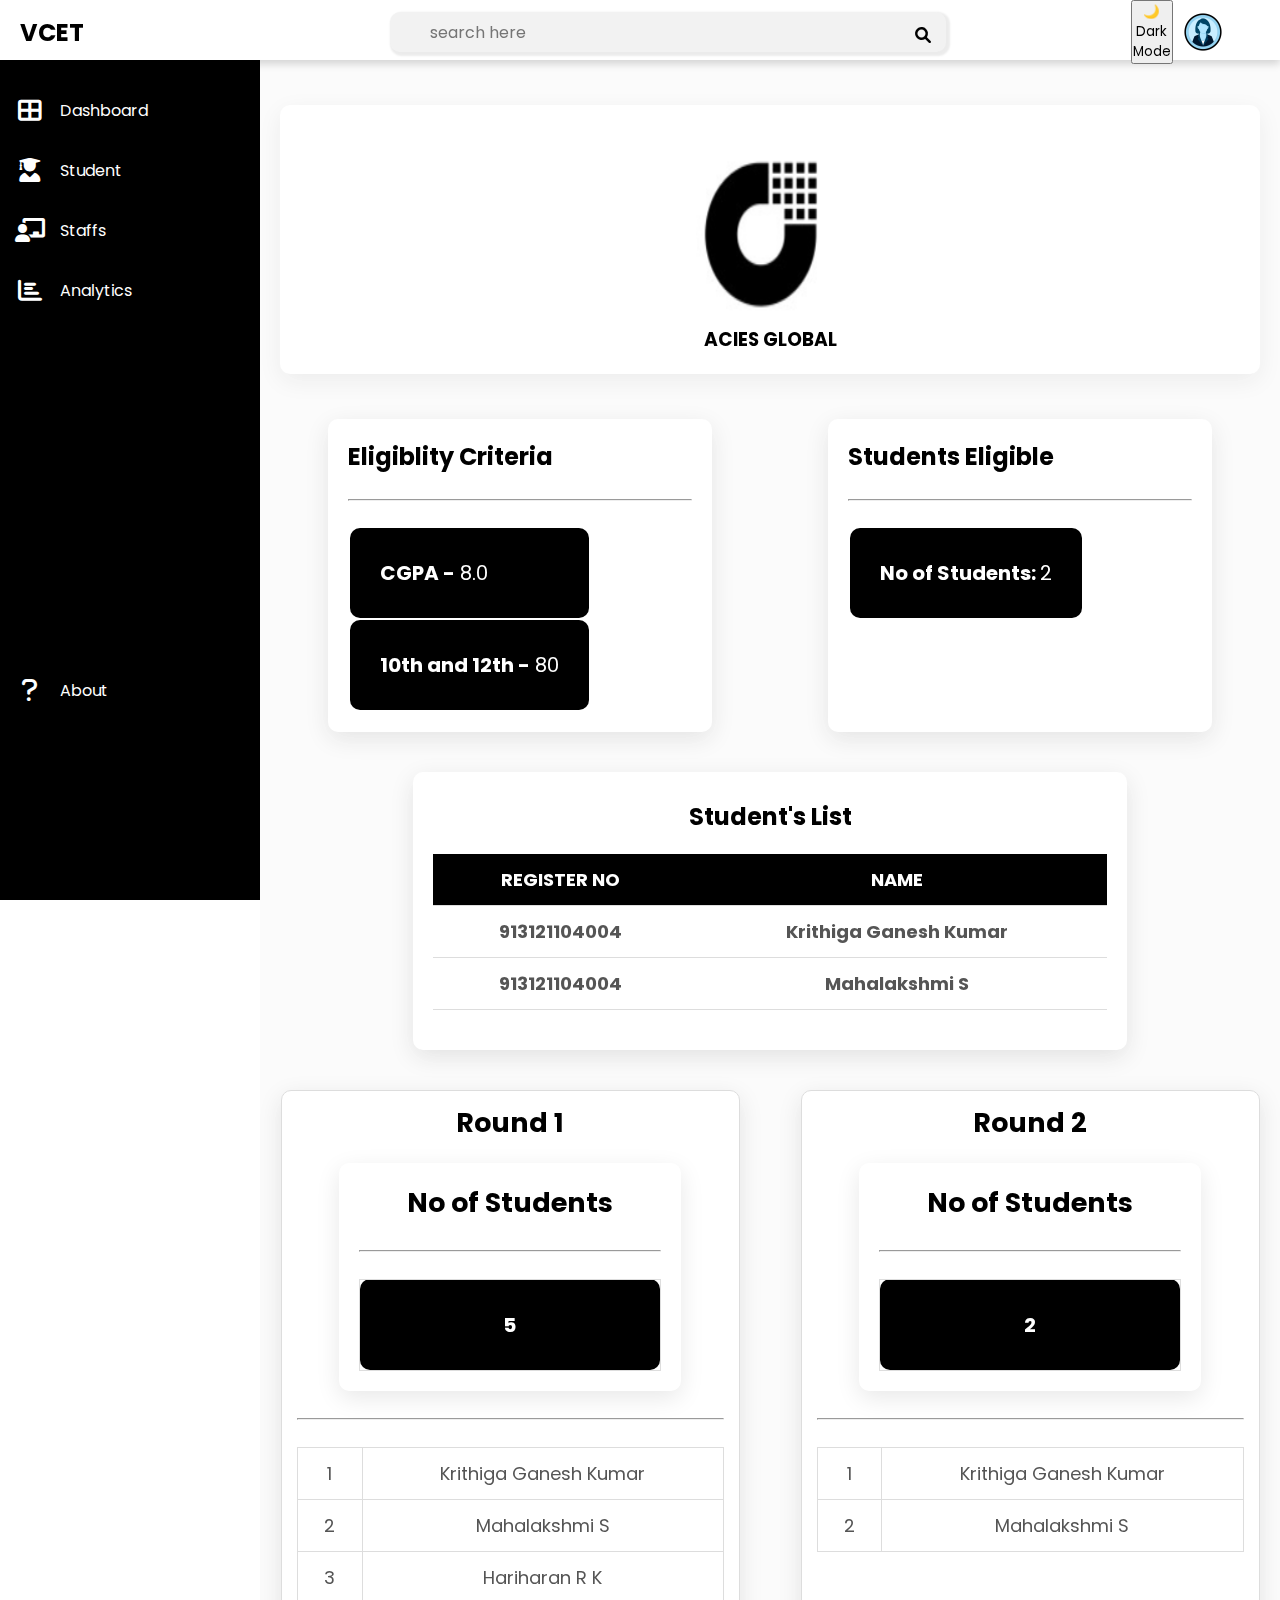
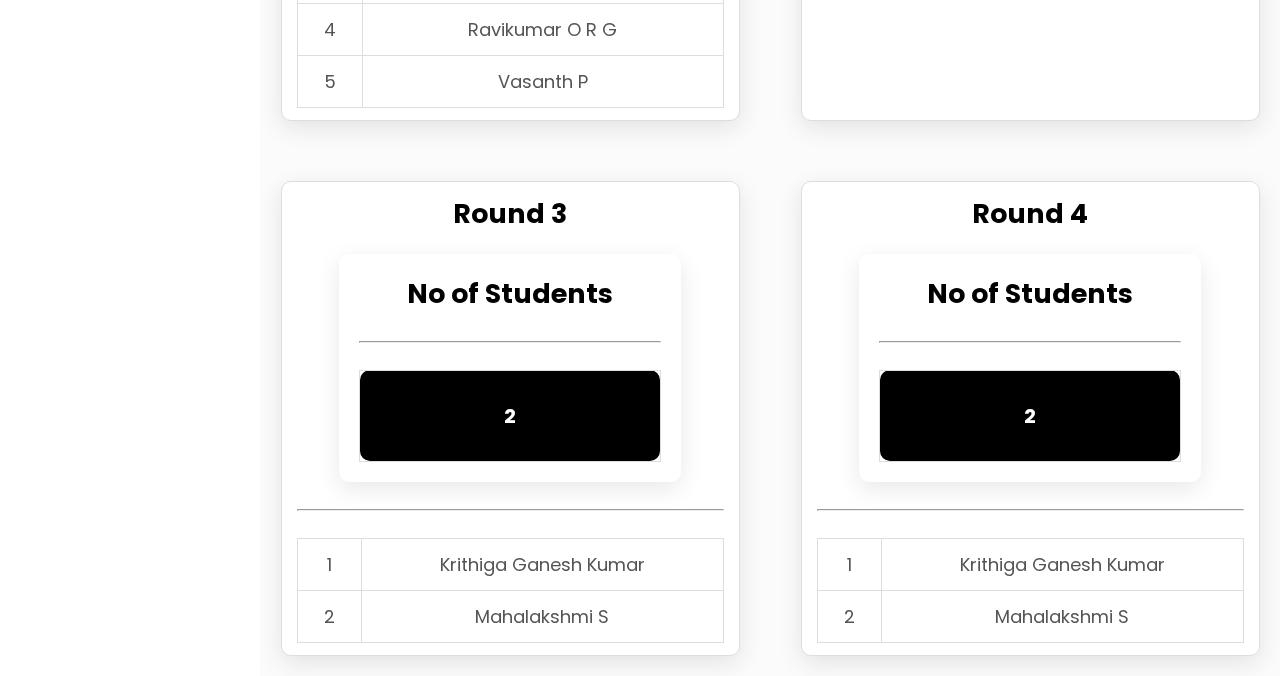
<file: accen.html>
<!DOCTYPE html>
<html lang="en">
<head>
    <meta charset="UTF-8">
    <meta name="viewport" content="width=device-width, initial-scale=1.0">
    <title>students</title>
    <link href="style4.css" rel ="stylesheet">
    <link href="https://cdnjs.cloudflare.com/ajax/libs/font-awesome/6.0.0/css/all.min.css" rel="stylesheet">
    <link href="https://fonts.googleapis.com/css2?family=Poppins:wght@400;500;600&display=swap" rel="stylesheet">

</head>
<style>
    .card {
        text-align: center;
        margin: 20px;
        box-shadow: 0 7px 25px rgba(0, 0, 0, 0.118);
        display: flex;
        flex-direction: column;
        align-items: center;
    }
    .card img {
        width: 120px;
        height: 150px;
        border-radius: 5%;
        margin-bottom: 0;
    }
    .name-data
{
    background-color: #fff;
    padding: 20px;
    border-radius: 10px;
    box-shadow: 0 7px 25px rgba(0, 0, 0, 0.096);
    width: 80%;
    margin-left: 10%;
    
}
.name-data ul {
    list-style-type: none;
    padding: 0;
}

.name-data table td
{
    background-color: rgb(0, 0, 0);
    border-radius: 10px;
    font-size: 20px;
    margin-bottom: 80px;
    margin-top: 60px;
    color: white;
    padding: 30px;
    
    
}
.table
{
    display: grid;
    grid-template-columns: 2fr 2fr ;
    grid-gap: 20px;
    width: 100%;
    padding: 20px;
    padding-top: 0;
}
.span
{
    background-color: white;
    color: black;
}

.student-data {
    margin: 20px auto;
    background-color: #fff;
    border-radius: 10px;
    box-shadow: 0 7px 25px rgba(0, 0, 0, 0.1);
    padding: 20px;
    width: 70%;  
}

.student-data table {
    width: 100%;
    border-collapse: collapse;
    text-align: left;
}

.student-data th, 
.student-data td {
    padding: 12px 15px;
    font-size: 18px;
    border-bottom: 1px solid #ddd; 
    text-align: center;
}

.student-data th {
    background-color: #000000;
    font-weight: bold;
    color: #333;
    text-transform: uppercase;
}

.student-data tbody tr:hover {
    background-color: #00000029; 
    color: white;
}
.student-data tbody tr:hover{
    color: white;
}


.student-data .cardheader {
    text-align: center;
    margin-bottom: 20px;
    font-size: 22px;
    font-weight: bold;
    color: #444;
}

.student-data table td {
    color: #555;
}

.student-data table th {
    color: #ffffff;
}
.card img
{
    height: 200px;
    width: 200px;
}
.h2
{
    text-align: center;
    margin-top: 1%;
    margin-bottom: 3%;
}


.data {
    display: flex;
    flex-wrap: wrap;
    justify-content: center;
    gap: 20px;
}

.student-data.rounds {
    flex: 1 1 calc(50% - 40px);
    max-width: 45%;
    box-sizing: border-box;
}

.rounds table {
    width: 100%;
    border-collapse: collapse;
    text-align: left;
}

.rounds td {
    padding: 12px 15px;
    font-size: 18px;
    border: 1px solid #ddd;
    text-align: center;
}

.student-data .cardheader {
    text-align: center;
    margin-bottom: 20px;
    font-size: 22px;
    font-weight: bold;
    color: #444;
}

.student-data table td {
    color: #555;
}

.student-data table th {
    color: #ffffff;
}
.h2
{
    text-align: center;
    margin-bottom: 3%;
}


 .rounds
 {
    padding: 12px 15px;
    font-size: 18px;
    border-bottom: 1px solid #ddd; 
    text-align: center;
    border: 1px solid #ddd;
 }  
 .rounds table
 {
    width: 100%;
    border-collapse: collapse;
    text-align: left;
 }
 .rounds .name-data
 {
    margin-top: 20px;
 }
 .rounds .name-data tbody td
 {
    color: rgb(255, 255, 255);
 }

</style>
<body>
    <div class="sidebar">
        <ul>
            <li>
                <a href="index.html">
                    <i class="fas fa-th-large"></i>
                    <div>Dashboard</div>
                </a>
            </li>
            <li>
                <a href="student.html">
                    <i class="fas fa-user-graduate"></i>
                    Student
                </a>
            </li>
            <li>
                <a href="staff.html">
                    <i class="fas fa-chalkboard-teacher"></i>
                    <div>Staffs</div>
                </a>
            </li>
            <li>
                <a href="analytics.html">
                    <i class="fas fa-chart-bar"></i>
                    <div>Analytics</div>
                </a>
            </li>
           
            <div class="help"></div>
            <li>
                
                <a href="help.html">
                    <i class="fas fa-question"></i>
                    <div>About</div>
                </a>
            </li>
        </div>
        </ul>
    </div>
    <div class="container">
        <div class="topbar">
            <div class="logo">
                <h2>VCET</h2>
            </div>
            <div class="search">
                <input type="text" id="search" placeholder="search here">
                <label for="search"><i class="fas fa-search"></i></label>
            </div>
            <button class="toggle-dark-mode" onclick="toggleDarkMode()">🌙 Dark Mode</button>
            <div class="user">
             <img src="./images/user.webp" height="40px" style="margin-left: 10px; margin-top:5px">
            </div>
        </div>
        </div>
        <div class="main">
            <div class="cards">
                <div class="card">
                    <img src="./images/acceies.png">
                    <div class="card-content">
                        <h3>ACIES GLOBAL</h3>
                        
                    </div>
                </div>
            </div>
                <div class="table">
            <div class="name-data">
                <h2>Eligiblity Criteria</h2><br/><hr/><br/>
                <table>
                    <tbody>
                        <tr><td><strong>CGPA -</strong> 8.0</td></tr>
                        <tr><td><strong>10th and 12th -</strong> 80</td></tr>
                    </tbody>
                </table>
            </div>
            <div class="name-data">
                <h2>Students Eligible</h2><br/><hr/><br/>
                <table>
                    <tbody>
                        <tr><td><strong>No of Students: </strong> 2</td></tr>
                       
                    </tbody>
                </table>
            </div>
            </div>
            
            <div class="student-data"><h2 class="h2">Student's List</h2>
                <div class="details">
                    <div class="cardheader">
                    <table>
                        <thead>
                            <tr>
                               <th>Register NO</th> 
                               <th>Name</th>
                            </tr>
                        </thead>
                        <tbody>
                            <tr>
                                <td>913121104004</td>
                                <td>Krithiga Ganesh Kumar</td>
                            </tr>
                            <tr>
                                <td>913121104004</td>
                                <td>Mahalakshmi S</td>
                            </tr>
                            
                            

                        </tbody>
                    </table>
                </div>
                </div>
            </div>
            <div class="data">
                <div class="student-data rounds">
                    <h2>Round 1</h2> <div class="name-data">
                        <h2>No of Students</h2><br/><hr/><br/>
                        <table>
                            <tbody>
                                <tr><td><strong>5 </strong> </td></tr>
                               
                            </tbody>
                        </table>
                    </div><br/><hr/><br/>
                    <table>
                        <tbody>
                            <tr><td>1</td><td>Krithiga Ganesh Kumar</td></tr>
        <tr><td>2</td><td>Mahalakshmi S</td></tr>
        <tr><td>3</td><td>Hariharan R  K</td></tr>
        <tr><td>4</td><td>Ravikumar O R G  </td></tr>
        <tr><td>5</td><td>Vasanth P </td></tr>
        
                        </tbody>
                    </table>
                </div>
                <div class="student-data rounds">
                    <h2>Round 2</h2> <div class="name-data">
                        <h2>No of Students</h2><br/><hr/><br/>
                        <table>
                            <tbody>
                                <tr><td><strong>2</strong> </td></tr>
                               
                            </tbody>
                        </table>
                    </div><br/><hr/><br/>
                    <table>
                        <tbody>
                            <tr><td>1</td><td>Krithiga Ganesh Kumar</td></tr>
                            <tr><td>2</td><td>Mahalakshmi S</td></tr>
                            
                        </tbody>
                    </table>
                </div>
               
                <div class="student-data rounds">
                    <h2>Round 3</h2>  <div class="name-data">
                        <h2>No of Students</h2><br/><hr/><br/>
                        <table>
                            <tbody>
                                <tr><td><strong>2</strong> </td></tr>
                               
                            </tbody>
                        </table>
                    </div><br/><hr/><br/>
                    <table>
                        <tbody>
                            <tr><td>1</td><td>Krithiga Ganesh Kumar</td></tr>
                            <tr><td>2</td><td>Mahalakshmi S</td></tr>
                              
                        </tbody>
                    </table>
                </div>
                <div class="student-data rounds">
                    <h2>Round 4</h2>  <div class="name-data">
                        <h2>No of Students</h2><br/><hr/><br/>
                        <table>
                            <tbody>
                                <tr><td><strong>2</strong> </td></tr>
                               
                            </tbody>
                        </table>
                    </div><br/><hr/><br/>
                    <table>
                        <tbody>
                            <tr><td>1</td><td>Krithiga Ganesh Kumar</td></tr>
                            <tr><td>2</td><td>Mahalakshmi S</td></tr>
                             
                        </tbody>
                    </table>
                </div>
            </div>
            

            </div>
            </body>
            </html>
</file>
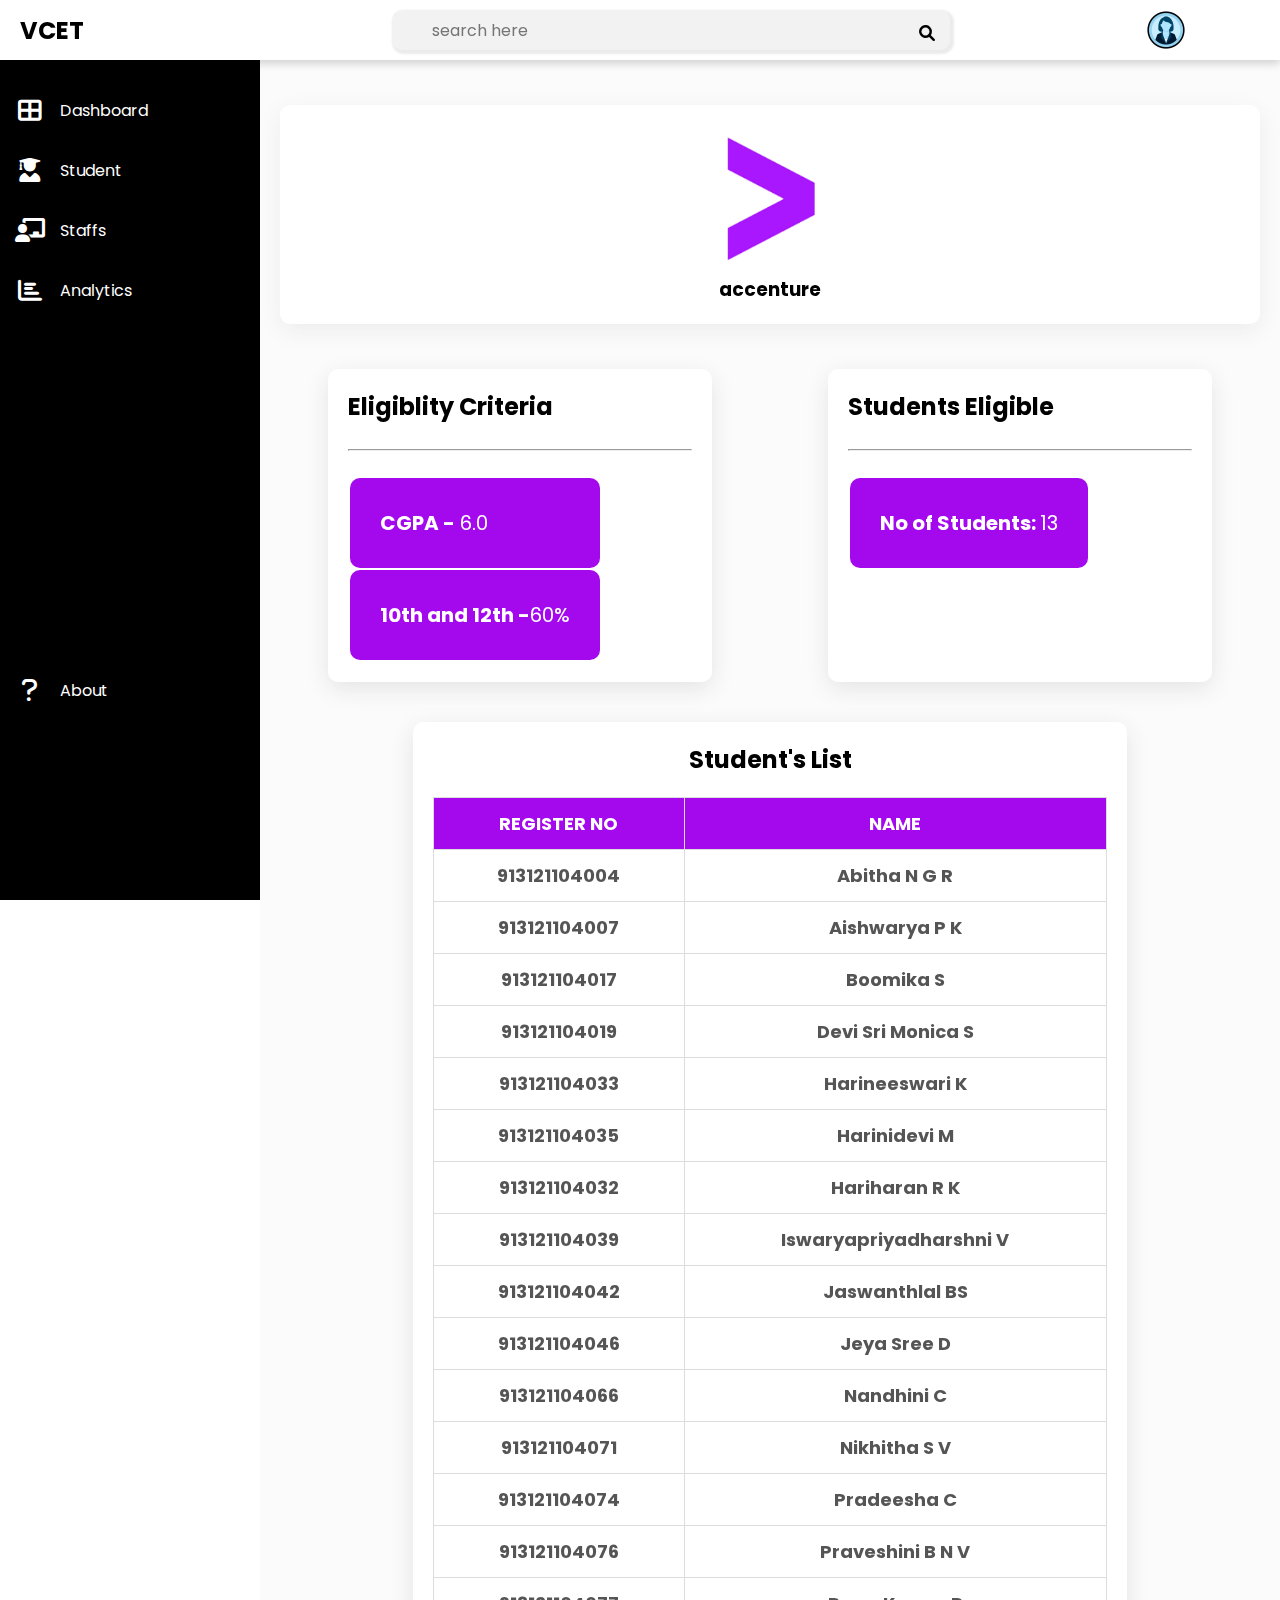
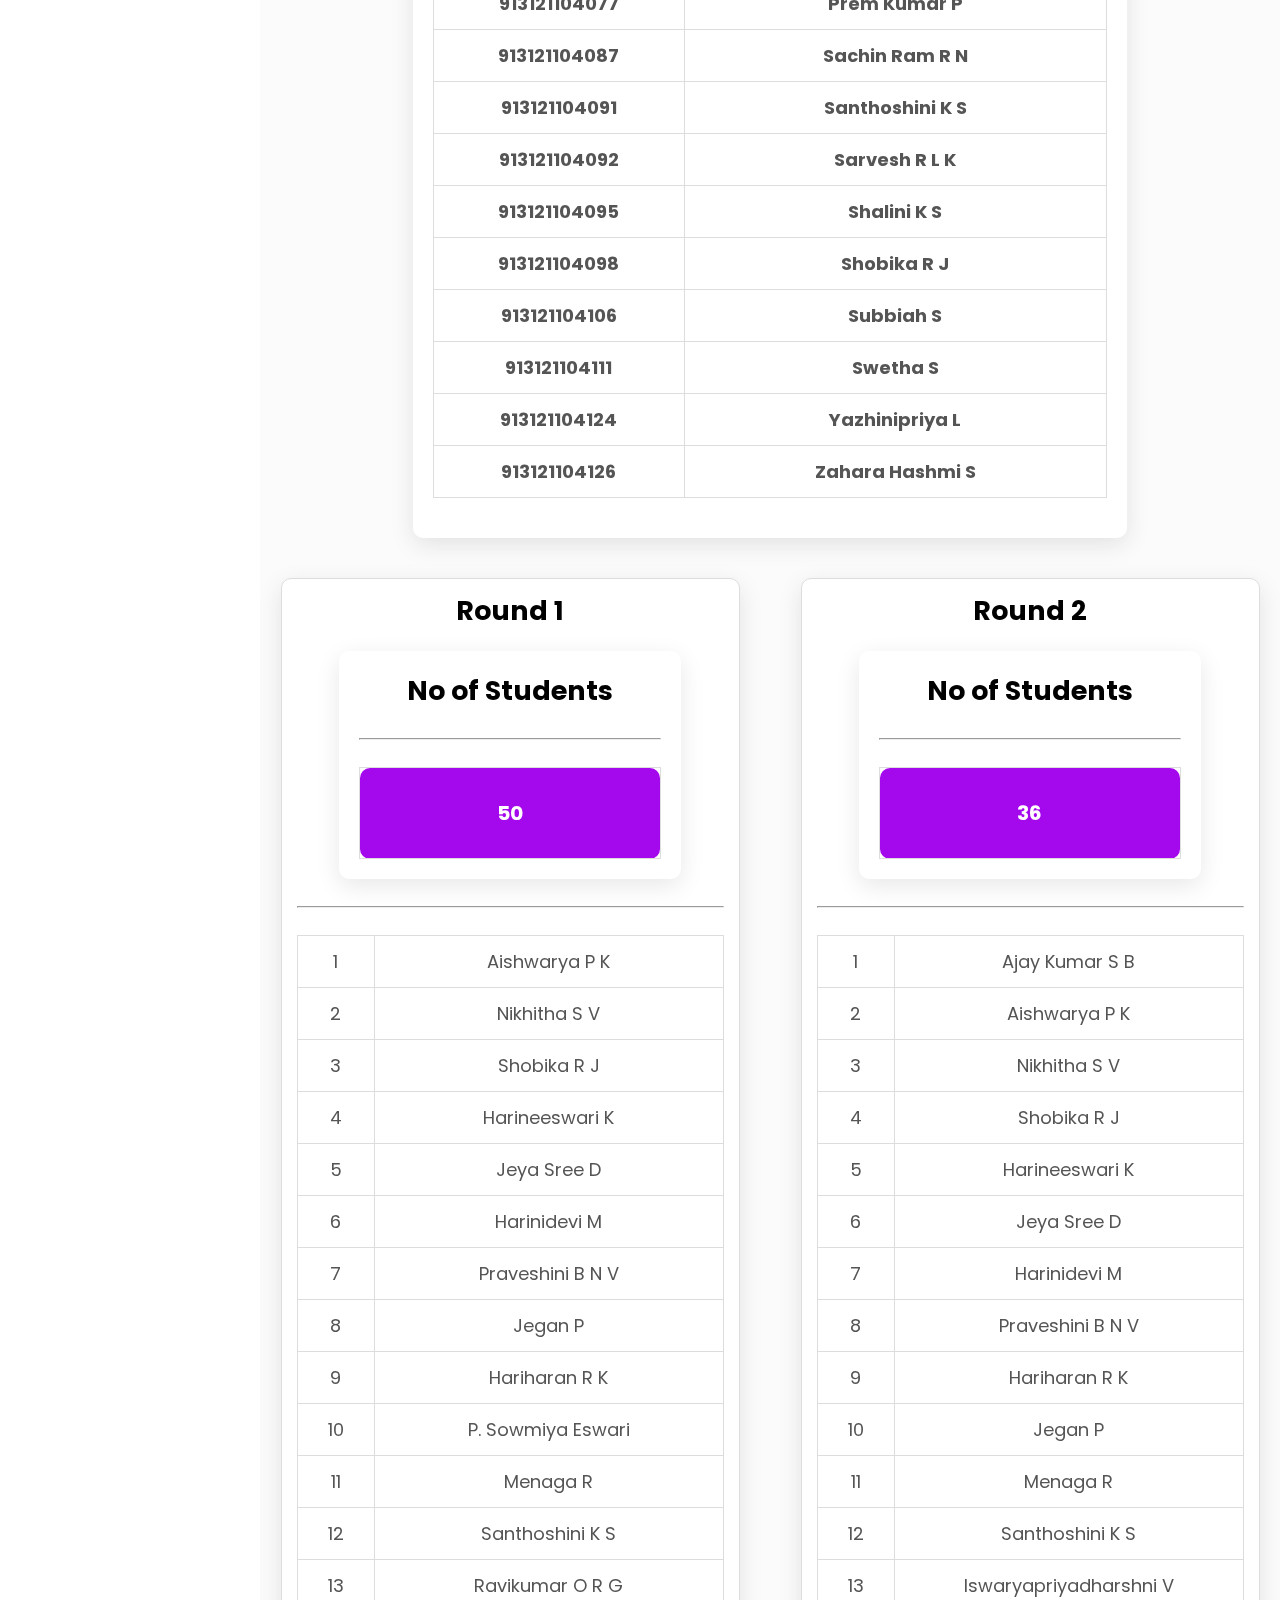
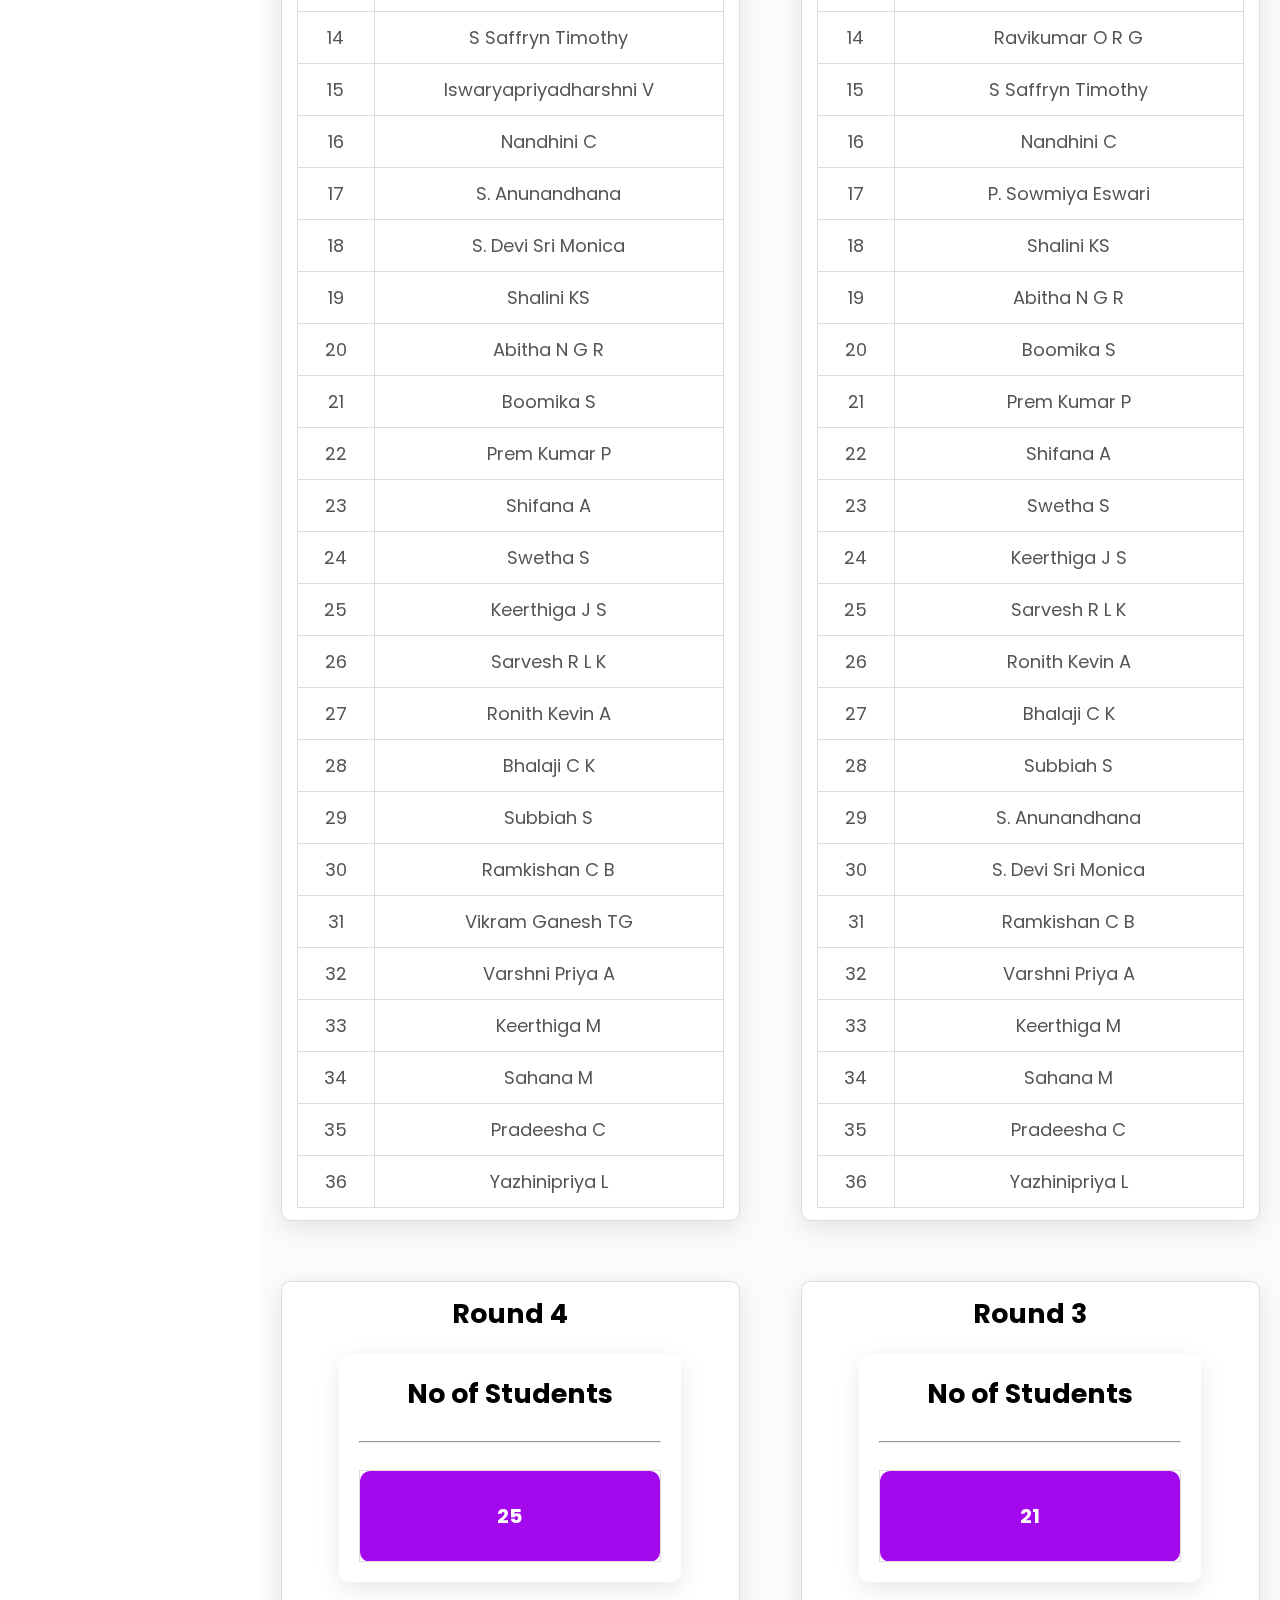
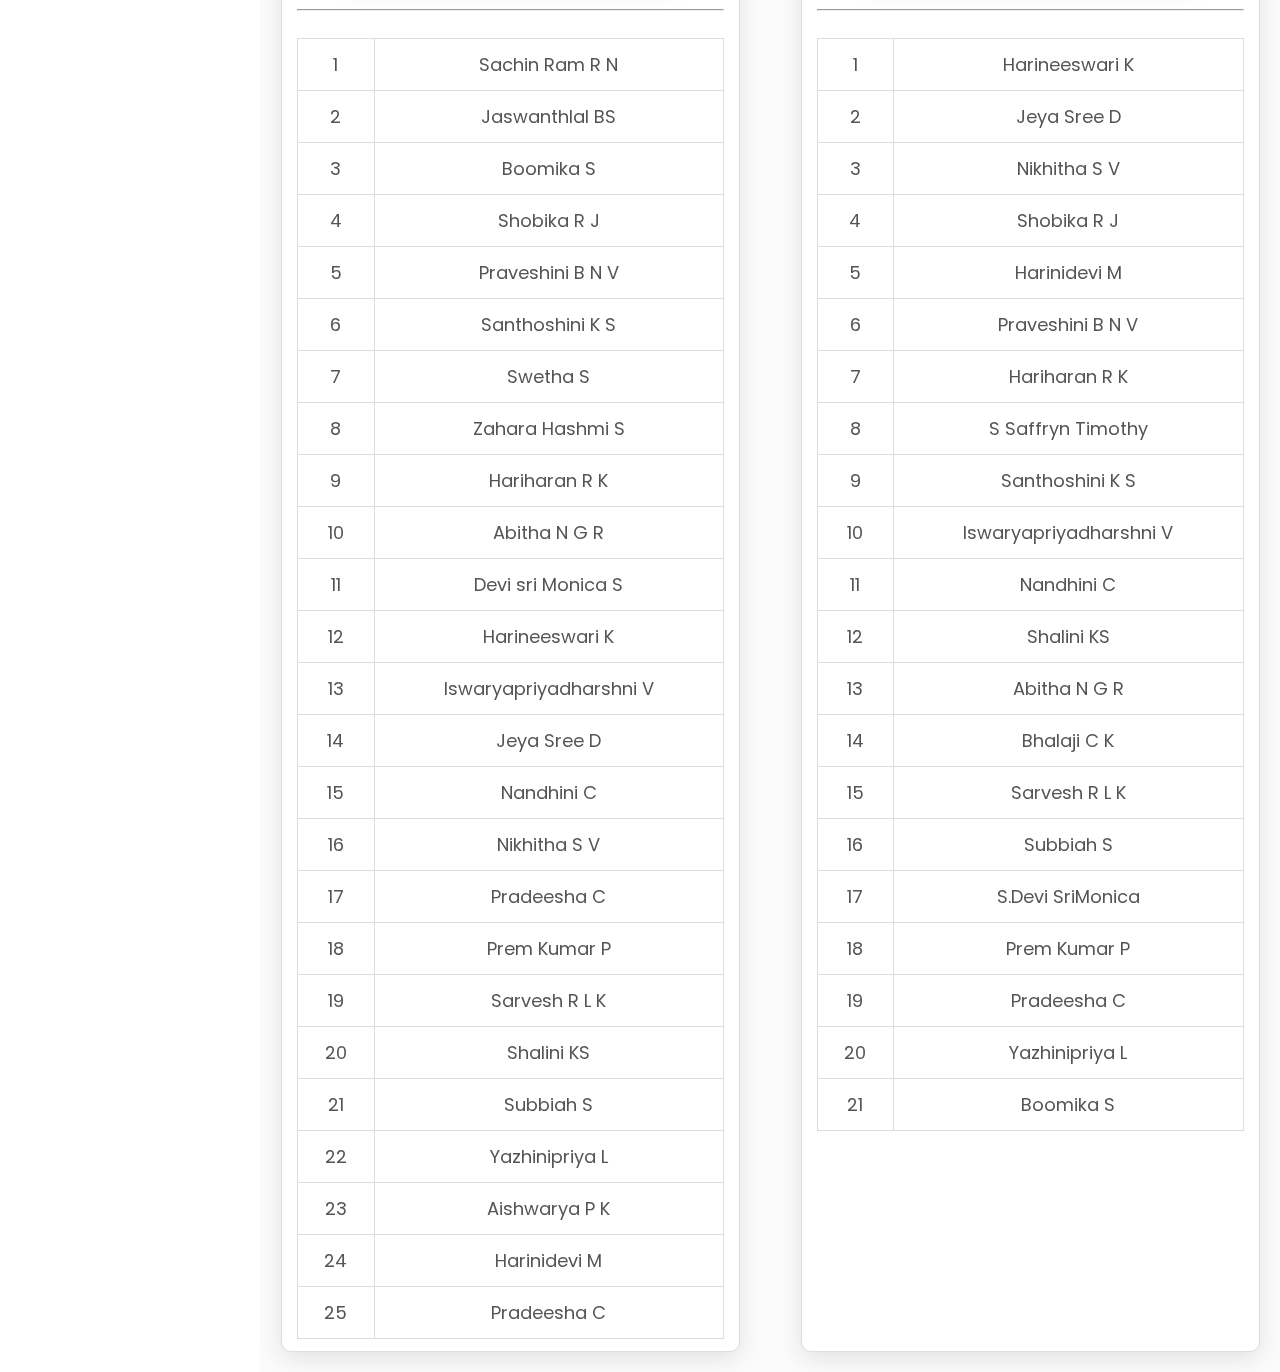
<file: accenture.html>
<!DOCTYPE html>
<html lang="en">
<head>
    <meta charset="UTF-8">
    <meta name="viewport" content="width=device-width, initial-scale=1.0">
    <title>students</title>
    <link href="style4.css" rel ="stylesheet">
    <link href="https://cdnjs.cloudflare.com/ajax/libs/font-awesome/6.0.0/css/all.min.css" rel="stylesheet">
    <link href="https://fonts.googleapis.com/css2?family=Poppins:wght@400;500;600&display=swap" rel="stylesheet">

</head>
<style>
    .card {
        text-align: center;
        margin: 20px;
        box-shadow: 0 7px 25px rgba(0, 0, 0, 0.118);
        display: flex;
        flex-direction: column;
        align-items: center;
    }
    .card img {
        width: 120px;
        height: 150px;
        border-radius: 5%;
        margin-bottom: 0;
    }
    .name-data
{
    background-color: #fff;
    padding: 20px;
    border-radius: 10px;
    box-shadow: 0 7px 25px rgba(0, 0, 0, 0.096);
    width: 80%;
    margin-left: 10%;
    
}
.name-data ul {
    list-style-type: none;
    padding: 0;
}

.name-data table td
{
    background-color: rgb(164, 8, 237);
    border-radius: 10px;
    font-size: 20px;
    margin-bottom: 80px;
    margin-top: 60px;
    color: white;
    padding: 30px;
    
    
}
.table
{
    display: grid;
    grid-template-columns: 2fr 2fr ;
    grid-gap: 20px;
    width: 100%;
    padding: 20px;
    padding-top: 0;
}
.span
{
    background-color: white;
    color: black;
}

.student-data {
    margin: 20px auto;
    background-color: #fff;
    border-radius: 10px;
    box-shadow: 0 7px 25px rgba(0, 0, 0, 0.1);
    padding: 20px;
    width: 70%;  
}

.student-data table {
    width: 100%;
    border-collapse: collapse;
    text-align: left;
}

.student-data th, 
.student-data td {
    padding: 12px 15px;
    font-size: 18px;
    border-bottom: 1px solid #ddd; 
    text-align: center;
    border: 1px solid #ddd;
}

.student-data th {
    background-color: rgb(164, 8, 237);
    font-weight: bold;
    color: #333;
    text-transform: uppercase;
}

.student-data tbody tr:hover {
    background-color: rgba(124, 5, 124, 0.205); 
    color: white;
}
.student-data tbody tr:hover{
    color: white;
}


.data {
    display: flex;
    flex-wrap: wrap;
    justify-content: center;
    gap: 20px;
}

.student-data.rounds {
    flex: 1 1 calc(50% - 40px); 
    max-width: 45%;
    box-sizing: border-box;
}
.data {
    display: flex;
    flex-wrap: wrap;
    justify-content: center;
    gap: 20px;
}

.student-data.rounds {
    flex: 1 1 calc(50% - 40px);
    max-width: 45%;
    box-sizing: border-box;
}

.rounds table {
    width: 100%;
    border-collapse: collapse;
    text-align: left;
}

.rounds td {
    padding: 12px 15px;
    font-size: 18px;
    border: 1px solid #ddd;
    text-align: center;
}

.student-data .cardheader {
    text-align: center;
    margin-bottom: 20px;
    font-size: 22px;
    font-weight: bold;
    color: #444;
}

.student-data table td {
    color: #555;
}

.student-data table th {
    color: #ffffff;
}
.h2
{
    text-align: center;
    margin-bottom: 3%;
}
:root {
    --bg-color: #ffffff;
    --text-color: #000000;
    --card-bg-color: #f4f4f4;
}


 .rounds
 {
    padding: 12px 15px;
    font-size: 18px;
    border-bottom: 1px solid #ddd; 
    text-align: center;
    border: 1px solid #ddd;
 }  
 .rounds table
 {
    width: 100%;
    border-collapse: collapse;
    text-align: left;
 }
 .rounds .name-data
 {
    margin-top: 20px;
 }
 .rounds .name-data tbody td
 {
    color: rgb(255, 255, 255);
 }
   
</style>
<body>
    <div class="sidebar">
        <ul>
            <li>
                <a href="index.html">
                    <i class="fas fa-th-large"></i>
                    <div>Dashboard</div>
                </a>
            </li>
            <li>
                <a href="student.html">
                    <i class="fas fa-user-graduate"></i>
                    Student
                </a>
            </li>
            <li>
                <a href="staff.html">
                    <i class="fas fa-chalkboard-teacher"></i>
                    <div>Staffs</div>
                </a>
            </li>
            <li>
                <a href="analytics.html">
                    <i class="fas fa-chart-bar"></i>
                    <div>Analytics</div>
                </a>
            </li>
           
            <div class="help"></div>
            <li>
                
                <a href="help.html">
                    <i class="fas fa-question"></i>
                    <div>About</div>
                </a>
            </li>
        </div>
        </ul>
    </div>
    <div class="container">
        <div class="topbar">
            <div class="logo">
                <h2>VCET</h2>
            </div>
            <div class="search">
                <input type="text" id="search" placeholder="search here">
                <label for="search"><i class="fas fa-search"></i></label>
            </div>
            
            <div class="user">
             <img src="./images/user.webp" height="40px" style="margin-left: 10px; margin-top:5px">
            </div>
        </div>
        </div>
        <div class="main">
            <div class="cards">
                <div class="card">
                    <img src="./images/accen.png">
                    <div class="card-content">
                        <h3>accenture</h3>
                        
                    </div>
                </div>
            </div>
                <div class="table">
            <div class="name-data">
                <h2>Eligiblity Criteria</h2><br/><hr/><br/>
                <table>
                    <tbody>
                        <tr><td><strong>CGPA -</strong> 6.0</td></tr>
                        <tr><td><strong>10th and 12th -</strong>60%</td></tr>
                    </tbody>
                </table>
            </div>
            <div class="name-data">
                <h2>Students Eligible</h2><br/><hr/><br/>
                <table>
                    <tbody>
                        <tr><td><strong>No of Students: </strong> 13</td></tr>
                       
                    </tbody>
                </table>
            </div>
            </div>
           
            <div class="student-data"> <h2 class="h2">Student's List</h2>
                <div class="details">
                    <div class="cardheader">
                    <table>
                        <thead>
                            <tr>
                               <th>Register NO</th> 
                               <th>Name</th>
                            </tr>
                        </thead>
                        <tbody>
                            <tr>
                                <td>913121104004</td>
                                <td>Abitha N G R</td>
                            </tr>
                            <tr>
                                <td>913121104007</td>
                                <td>Aishwarya P K</td>
                            </tr>
                            <tr>
                                <td>913121104017</td>
                                <td>Boomika S</td>
                            </tr>
                            <tr>
                                <td>913121104019</td>
                                <td>Devi Sri Monica S</td>
                            </tr>
                            <tr>
                                <td>913121104033</td>
                                <td>Harineeswari K</td>
                            </tr>
                            <tr>
                                <td>913121104035</td>
                                <td>Harinidevi M</td>
                            </tr>
                            <tr>
                                <td>913121104032</td>
                                <td>Hariharan R K</td>
                            </tr>
                            <tr>
                                <td>913121104039</td>
                                <td>Iswaryapriyadharshni V</td>
                            </tr>
                            <tr>
                                <td>913121104042</td>
                                <td>Jaswanthlal BS</td>
                            </tr>
                            <tr>
                                <td>913121104046</td>
                                <td>Jeya Sree D</td>
                            </tr>
                            <tr>
                                <td>913121104066</td>
                                <td>Nandhini C</td>
                            </tr>
                            <tr>
                                <td>913121104071</td>
                                <td>Nikhitha S V</td>
                            </tr>
                            <tr>
                                <td>913121104074</td>
                                <td>Pradeesha C</td>
                            </tr>
                            <tr>
                                <td>913121104076</td>
                                <td>Praveshini B N V</td>
                            </tr>
                            <tr>
                                <td>913121104077</td>
                                <td>Prem Kumar P</td>
                            </tr>
                            <tr>
                                <td>913121104087</td>
                                <td>Sachin Ram R N</td>
                            </tr>
                            <tr>
                                <td>913121104091</td>
                                <td>Santhoshini K S</td>
                            </tr>
                            <tr>
                                <td>913121104092</td>
                                <td>Sarvesh R L K</td>
                            </tr>
                            <tr>
                                <td>913121104095</td>
                                <td>Shalini K S</td>
                            </tr>
                            <tr>
                                <td>913121104098</td>
                                <td>Shobika R J</td>
                            </tr>
                            <tr>
                                <td>913121104106</td>
                                <td>Subbiah S</td>
                            </tr>
                            <tr>
                                <td>913121104111</td>
                                <td>Swetha S</td>
                            </tr>
                            <tr>
                                <td>913121104124</td>
                                <td>Yazhinipriya L</td>
                            </tr>
                            <tr>
                                <td>913121104126</td>
                                <td>Zahara Hashmi S</td>
                            </tr>
                            

                        </tbody>
                    </table>
                </div>
                </div>
            </div>
            <div class="data">
                <div class="student-data rounds">
                    <h2>Round 1</h2> <div class="name-data">
                        <h2>No of Students</h2><br/><hr/><br/>
                        <table>
                            <tbody>
                                <tr><td><strong>50 </strong> </td></tr>
                               
                            </tbody>
                        </table>
                    </div><br/><hr/><br/>
                    <table>
                        <tbody>
                            <tr><td>1</td><td>Aishwarya P K</td></tr>
        <tr><td>2</td><td>Nikhitha S V</td></tr>
        <tr><td>3</td><td>Shobika R J</td></tr>
        <tr><td>4</td><td>Harineeswari K</td></tr>
        <tr><td>5</td><td>Jeya Sree D</td></tr>
        <tr><td>6</td><td>Harinidevi M</td></tr>
        <tr><td>7</td><td>Praveshini B N V</td></tr>
        <tr><td>8</td><td>Jegan P</td></tr>
        <tr><td>9</td><td>Hariharan R K</td></tr>
        <tr><td>10</td><td>P. Sowmiya Eswari</td></tr>
        <tr><td>11</td><td>Menaga R</td></tr>
        <tr><td>12</td><td>Santhoshini K S</td></tr>
        <tr><td>13</td><td>Ravikumar O R G</td></tr>
        <tr><td>14</td><td>S Saffryn Timothy</td></tr>
        <tr><td>15</td><td>Iswaryapriyadharshni V</td></tr>
        <tr><td>16</td><td>Nandhini C</td></tr>
        <tr><td>17</td><td>S. Anunandhana</td></tr>
        <tr><td>18</td><td>S. Devi Sri Monica</td></tr>
        <tr><td>19</td><td>Shalini KS</td></tr>
        <tr><td>20</td><td>Abitha N G R</td></tr>
        <tr><td>21</td><td>Boomika S</td></tr>
        <tr><td>22</td><td>Prem Kumar P</td></tr>
        <tr><td>23</td><td>Shifana A</td></tr>
        <tr><td>24</td><td>Swetha S</td></tr>
        <tr><td>25</td><td>Keerthiga J S</td></tr>
        <tr><td>26</td><td>Sarvesh R L K</td></tr>
        <tr><td>27</td><td>Ronith Kevin A</td></tr>
        <tr><td>28</td><td>Bhalaji C K</td></tr>
        <tr><td>29</td><td>Subbiah S</td></tr>
        <tr><td>30</td><td>Ramkishan C B</td></tr>
        <tr><td>31</td><td>Vikram Ganesh TG</td></tr>
        <tr><td>32</td><td>Varshni Priya A</td></tr>
        <tr><td>33</td><td>Keerthiga M</td></tr>
        <tr><td>34</td><td>Sahana M</td></tr>
        <tr><td>35</td><td>Pradeesha C</td></tr>
        <tr><td>36</td><td>Yazhinipriya L</td></tr>
                        </tbody>
                    </table>
                </div>
                <div class="student-data rounds">
                    <h2>Round 2</h2> <div class="name-data">
                        <h2>No of Students</h2><br/><hr/><br/>
                        <table>
                            <tbody>
                                <tr><td><strong>36</strong> </td></tr>
                               
                            </tbody>
                        </table>
                    </div><br/><hr/><br/>
                    <table>
                        <tbody>
                            <tr><td>1</td><td>Ajay Kumar S B</td></tr>
                            <tr><td>2</td><td>Aishwarya P K</td></tr>
                            <tr><td>3</td><td>Nikhitha S V</td></tr>
                            <tr><td>4</td><td>Shobika R J</td></tr>
                            <tr><td>5</td><td>Harineeswari K</td></tr>
                            <tr><td>6</td><td>Jeya Sree D</td></tr>
                            <tr><td>7</td><td>Harinidevi M</td></tr>
                            <tr><td>8</td><td>Praveshini B N V</td></tr>
                            <tr><td>9</td><td>Hariharan R K</td></tr>
                            <tr><td>10</td><td>Jegan P</td></tr>
                            <tr><td>11</td><td>Menaga R</td></tr>
                            <tr><td>12</td><td>Santhoshini K S</td></tr>
                            <tr><td>13</td><td>Iswaryapriyadharshni V</td></tr>
                            <tr><td>14</td><td>Ravikumar O R G</td></tr>
                            <tr><td>15</td><td>S Saffryn Timothy</td></tr>
                            <tr><td>16</td><td>Nandhini C</td></tr>
                            <tr><td>17</td><td>P. Sowmiya Eswari</td></tr>
                            <tr><td>18</td><td>Shalini KS</td></tr>
                            <tr><td>19</td><td>Abitha N G R</td></tr>
                            <tr><td>20</td><td>Boomika S</td></tr>
                            <tr><td>21</td><td>Prem Kumar P</td></tr>
                            <tr><td>22</td><td>Shifana A</td></tr>
                            <tr><td>23</td><td>Swetha S</td></tr>
                            <tr><td>24</td><td>Keerthiga J S</td></tr>
                            <tr><td>25</td><td>Sarvesh R L K</td></tr>
                            <tr><td>26</td><td>Ronith Kevin A</td></tr>
                            <tr><td>27</td><td>Bhalaji C K</td></tr>
                            <tr><td>28</td><td>Subbiah S</td></tr>
                            <tr><td>29</td><td>S. Anunandhana</td></tr>
                            <tr><td>30</td><td>S. Devi Sri Monica</td></tr>
                            <tr><td>31</td><td>Ramkishan C B</td></tr>
                            <tr><td>32</td><td>Varshni Priya A</td></tr>
                            <tr><td>33</td><td>Keerthiga M</td></tr>
                            <tr><td>34</td><td>Sahana M</td></tr>
                            <tr><td>35</td><td>Pradeesha C</td></tr>
                            <tr><td>36</td><td>Yazhinipriya L</td></tr>
                        </tbody>
                    </table>
                </div>
               
                <div class="student-data rounds">
                    <h2>Round 4</h2>  <div class="name-data">
                        <h2>No of Students</h2><br/><hr/><br/>
                        <table>
                            <tbody>
                                <tr><td><strong>25 </strong> </td></tr>
                               
                            </tbody>
                        </table>
                    </div><br/><hr/><br/>
                    <table>
                        <tbody>
                            <tr>
                                <td>1</td>
                                <td>Sachin Ram R N</td>
                              </tr>
                              <tr>
                                <td>2</td>
                                <td>Jaswanthlal BS</td>
                              </tr>
                              <tr>
                                <td>3</td>
                                <td>Boomika S</td>
                              </tr>
                              <tr>
                                <td>4</td>
                                <td>Shobika R J</td>
                              </tr>
                              <tr>
                                <td>5</td>
                                <td>Praveshini B N V</td>
                              </tr>
                              <tr>
                                <td>6</td>
                                <td>Santhoshini K S</td>
                              </tr>
                              <tr>
                                <td>7</td>
                                <td>Swetha S</td>
                              </tr>
                              <tr>
                                <td>8</td>
                                <td>Zahara Hashmi S</td>
                              </tr>
                              <tr>
                                <td>9</td>
                                <td>Hariharan R K</td>
                              </tr>
                              <tr>
                                <td>10</td>
                                <td>Abitha N G R</td>
                              </tr>
                              <tr>
                                <td>11</td>
                                <td>Devi sri Monica S</td>
                              </tr>
                              <tr>
                                <td>12</td>
                                <td>Harineeswari K</td>
                              </tr>
                              <tr>
                                <td>13</td>
                                <td>Iswaryapriyadharshni V</td>
                              </tr>
                              <tr>
                                <td>14</td>
                                <td>Jeya Sree D</td>
                              </tr>
                              <tr>
                                <td>15</td>
                                <td>Nandhini C</td>
                              </tr>
                              <tr>
                                <td>16</td>
                                <td>Nikhitha S V</td>
                              </tr>
                              <tr>
                                <td>17</td>
                                <td>Pradeesha C</td>
                              </tr>
                              <tr>
                                <td>18</td>
                                <td>Prem Kumar P</td>
                              </tr>
                              <tr>
                                <td>19</td>
                                <td>Sarvesh R L K</td>
                              </tr>
                              <tr>
                                <td>20</td>
                                <td>Shalini KS</td>
                              </tr>
                              <tr>
                                <td>21</td>
                                <td>Subbiah S</td>
                              </tr>
                              <tr>
                                <td>22</td>
                                <td>Yazhinipriya L</td>
                              </tr>
                              <tr>
                                <td>23</td>
                                <td>Aishwarya P K</td>
                              </tr>
                              <tr>
                                <td>24</td>
                                <td>Harinidevi M</td>
                              </tr>
                              <tr>
                                <td>25</td>
                                <td>Pradeesha C</td>
                              </tr> 
                        </tbody>
                    </table>
                </div>
                <div class="student-data rounds">
                    <h2>Round 3</h2>  <div class="name-data">
                        <h2>No of Students</h2><br/><hr/><br/>
                        <table>
                            <tbody>
                                <tr><td><strong>21</strong> </td></tr>
                               
                            </tbody>
                        </table>
                    </div><br/><hr/><br/>
                    <table>
                        <tbody>
                            <tr>
                                <td>1</td>
                                <td>Harineeswari K</td>
                              </tr>
                              <tr>
                                <td>2</td>
                                <td>Jeya Sree D</td>
                              </tr>
                              <tr>
                                <td>3</td>
                                <td>Nikhitha S V</td>
                              </tr>
                              <tr>
                                <td>4</td>
                                <td>Shobika R J</td>
                              </tr>
                              <tr>
                                <td>5</td>
                                <td>Harinidevi M</td>
                              </tr>
                              <tr>
                                <td>6</td>
                                <td>Praveshini B N V</td>
                              </tr>
                              <tr>
                                <td>7</td>
                                <td>Hariharan R K</td>
                              </tr>
                              <tr>
                                <td>8</td>
                                <td>S Saffryn Timothy</td>
                              </tr>
                              <tr>
                                <td>9</td>
                                <td>Santhoshini K S</td>
                              </tr>
                              <tr>
                                <td>10</td>
                                <td>Iswaryapriyadharshni V</td>
                              </tr>
                              <tr>
                                <td>11</td>
                                <td>Nandhini C</td>
                              </tr>
                              <tr>
                                <td>12</td>
                                <td>Shalini KS</td>
                              </tr>
                              <tr>
                                <td>13</td>
                                <td>Abitha N G R</td>
                              </tr>
                              <tr>
                                <td>14</td>
                                <td>Bhalaji C K</td>
                              </tr>
                              <tr>
                                <td>15</td>
                                <td>Sarvesh R L K</td>
                              </tr>
                              <tr>
                                <td>16</td>
                                <td>Subbiah S</td>
                              </tr>
                              <tr>
                                <td>17</td>
                                <td>S.Devi SriMonica</td>
                              </tr>
                              <tr>
                                <td>18</td>
                                <td>Prem Kumar P</td>
                              </tr>
                              <tr>
                                <td>19</td>
                                <td>Pradeesha C</td>
                              </tr>
                              <tr>
                                <td>20</td>
                                <td>Yazhinipriya L</td>
                              </tr>
                              <tr>
                                <td>21</td>
                                <td>Boomika S</td>
                              </tr>
                        </tbody>
                    </table>
                </div>
            </div>
            
            

            </div>
            </body>
            </html>
</file>
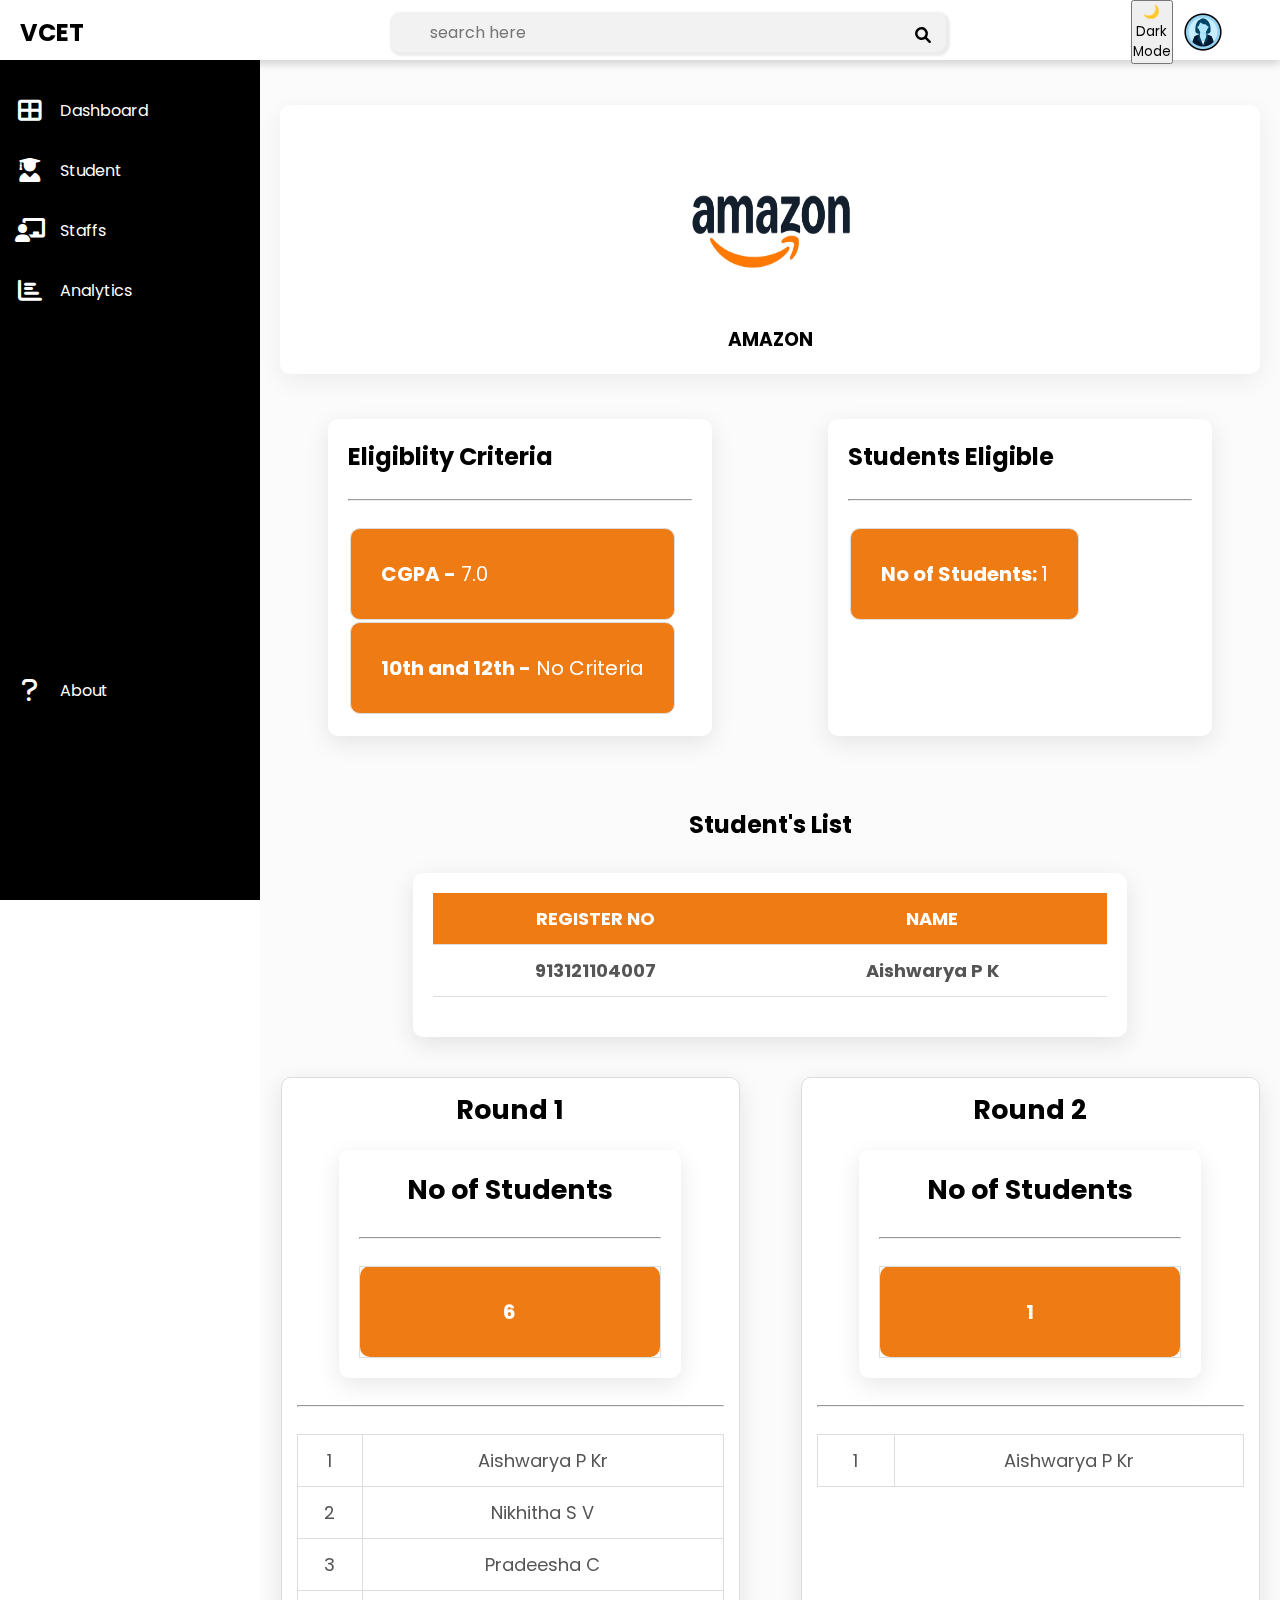
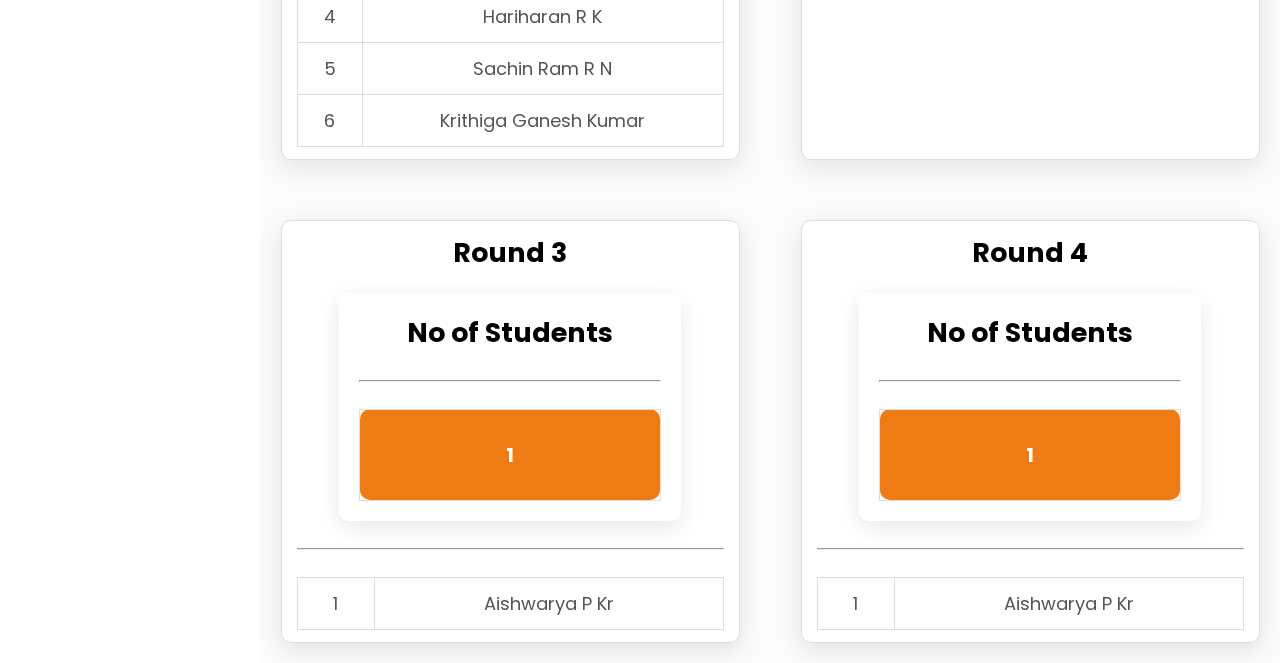
<file: amazon.html>
<!DOCTYPE html>
<html lang="en">
<head>
    <meta charset="UTF-8">
    <meta name="viewport" content="width=device-width, initial-scale=1.0">
    <title>students</title>
    <link href="style4.css" rel ="stylesheet">
    <link href="https://cdnjs.cloudflare.com/ajax/libs/font-awesome/6.0.0/css/all.min.css" rel="stylesheet">
    <link href="https://fonts.googleapis.com/css2?family=Poppins:wght@400;500;600&display=swap" rel="stylesheet">

</head>
<style>
    .card {
        text-align: center;
        margin: 20px;
        box-shadow: 0 7px 25px rgba(0, 0, 0, 0.118);
        display: flex;
        flex-direction: column;
        align-items: center;
    }
    .card img {
        width: 120px;
        height: 150px;
        border-radius: 5%;
        margin-bottom: 0;
    }
    .name-data
{
    background-color: #fff;
    padding: 20px;
    border-radius: 10px;
    box-shadow: 0 7px 25px rgba(0, 0, 0, 0.096);
    width: 80%;
    margin-left: 10%;
    
}
.name-data ul {
    list-style-type: none;
    padding: 0;
}

.name-data table td
{
    background-color: rgb(239, 123, 20);
    border-radius: 10px;
    font-size: 20px;
    margin-bottom: 80px;
    margin-top: 60px;
    color: white;
    padding: 30px;
    border: 1px solid #ddd;
    
    
}
.table
{
    display: grid;
    grid-template-columns: 2fr 2fr ;
    grid-gap: 20px;
    width: 100%;
    padding: 20px;
    padding-top: 0;
}
.span
{
    background-color: white;
    color: black;
}

.student-data {
    margin: 20px auto;
    background-color: #fff;
    border-radius: 10px;
    box-shadow: 0 7px 25px rgba(0, 0, 0, 0.1);
    padding: 20px;
    width: 70%; 
}

.student-data table {
    width: 100%;
    border-collapse: collapse;
    text-align: left;
}

.student-data th, 
.student-data td {
    padding: 12px 15px;
    font-size: 18px;
    border-bottom: 1px solid #ddd; 
    text-align: center;
}

.student-data th {
    background-color: rgb(239, 123, 20);
    font-weight: bold;
    color: #333;
    text-transform: uppercase;
}

.student-data tbody tr:hover {
    background-color: rgba(239, 122, 20, 0.244); 
    color: white;
}
.student-data tbody tr:hover{
    color: white;
}


.student-data .cardheader {
    text-align: center;
    margin-bottom: 20px;
    font-size: 22px;
    font-weight: bold;
    color: #444;
}

.student-data table td {
    color: #555;
}

.student-data table th {
    color: #ffffff;
}
.card img
{
    height: 200px;
    width: 200px;
}
.h2
{
    text-align: center;
    margin-top: 5%;
}


.data {
    display: flex;
    flex-wrap: wrap;
    justify-content: center;
    gap: 20px;
}

.student-data.rounds {
    flex: 1 1 calc(50% - 40px);
    max-width: 45%;
    box-sizing: border-box;
}

.rounds table {
    width: 100%;
    border-collapse: collapse;
    text-align: left;
}

.rounds td {
    padding: 12px 15px;
    font-size: 18px;
    border: 1px solid #ddd;
    text-align: center;
}

.student-data .cardheader {
    text-align: center;
    margin-bottom: 20px;
    font-size: 22px;
    font-weight: bold;
    color: #444;
}

.student-data table td {
    color: #555;
}

.student-data table th {
    color: #ffffff;
}
.h2
{
    text-align: center;
    margin-bottom: 3%;
}


 .rounds
 {
    padding: 12px 15px;
    font-size: 18px;
    border-bottom: 1px solid #ddd; 
    text-align: center;
    border: 1px solid #ddd;
 }  
 .rounds table
 {
    width: 100%;
    border-collapse: collapse;
    text-align: left;
 }
 .rounds .name-data
 {
    margin-top: 20px;
 }
 .rounds .name-data tbody td
 {
    color: rgb(255, 255, 255);
 }

   
</style>
<body>
    <div class="sidebar">
        <ul>
            <li>
                <a href="index.html">
                    <i class="fas fa-th-large"></i>
                    <div>Dashboard</div>
                </a>
            </li>
            <li>
                <a href="student.html">
                    <i class="fas fa-user-graduate"></i>
                    Student
                </a>
            </li>
            <li>
                <a href="staff.html">
                    <i class="fas fa-chalkboard-teacher"></i>
                    <div>Staffs</div>
                </a>
            </li>
            <li>
                <a href="analytics.html">
                    <i class="fas fa-chart-bar"></i>
                    <div>Analytics</div>
                </a>
            </li>
           
            <div class="help"></div>
            <li>
                
                <a href="help.html">
                    <i class="fas fa-question"></i>
                    <div>About</div>
                </a>
            </li>
        </div>
        </ul>
    </div>
    <div class="container">
        <div class="topbar">
            <div class="logo">
                <h2>VCET</h2>
            </div>
            <div class="search">
                <input type="text" id="search" placeholder="search here">
                <label for="search"><i class="fas fa-search"></i></label>
            </div>
            <button class="toggle-dark-mode" onclick="toggleDarkMode()">🌙 Dark Mode</button>
            <div class="user">
             <img src="./images/user.webp" height="40px" style="margin-left: 10px; margin-top:5px">
            </div>
        </div>
        </div>
        <div class="main">
            <div class="cards">
                <div class="card">
                    <img src="./images/amazon-logo.jpg">
                    <div class="card-content">
                        <h3>AMAZON</h3>
                        
                    </div>
                </div>
            </div>
                <div class="table">
            <div class="name-data">
                <h2>Eligiblity Criteria</h2><br/><hr/><br/>
                <table>
                    <tbody>
                        <tr><td><strong>CGPA -</strong> 7.0</td></tr>
                        <tr><td><strong>10th and 12th -</strong> No Criteria</td></tr>
                    </tbody>
                </table>
            </div>
            <div class="name-data">
                <h2>Students Eligible</h2><br/><hr/><br/>
                <table>
                    <tbody>
                        <tr><td><strong>No of Students: </strong> 1</td></tr>
                       
                    </tbody>
                </table>
            </div>
            </div>
            <h2 class="h2">Student's List</h2>
            <div class="student-data">
                <div class="details">
                    <div class="cardheader">
                    <table>
                        <thead>
                            <tr>
                               <th>Register NO</th> 
                               <th>Name</th>
                            </tr>
                        </thead>
                        <tbody>
                            
                            <tr>
                                <td>913121104007</td>
                                <td>Aishwarya P K</td>
                            </tr>
                            

                        </tbody>
                    </table>
                </div>
                </div>
            </div>
            <div class="data">
                <div class="student-data rounds">
                    <h2>Round 1</h2> <div class="name-data">
                        <h2>No of Students</h2><br/><hr/><br/>
                        <table>
                            <tbody>
                                <tr><td><strong>6 </strong> </td></tr>
                               
                            </tbody>
                        </table>
                    </div><br/><hr/><br/>
                    <table>
                        <tbody>
                            <tr><td>1</td><td>Aishwarya P Kr</td></tr>
        <tr><td>2</td><td>Nikhitha S V</td></tr>
        <tr><td>3</td><td>Pradeesha C</td></tr>
        <tr><td>4</td><td>Hariharan R K  </td></tr>
        <tr><td>5</td><td>Sachin Ram R N </td></tr>
        <tr><td>6</td><td>Krithiga Ganesh Kumar</td></tr>
        
                        </tbody>
                    </table>
                </div>
                <div class="student-data rounds">
                    <h2>Round 2</h2> <div class="name-data">
                        <h2>No of Students</h2><br/><hr/><br/>
                        <table>
                            <tbody>
                                <tr><td><strong>1</strong> </td></tr>
                               
                            </tbody>
                        </table>
                    </div><br/><hr/><br/>
                    <table>
                        <tbody>
                            <tr><td>1</td><td>Aishwarya P Kr</td></tr>
                            
                        </tbody>
                    </table>
                </div>
               
                <div class="student-data rounds">
                    <h2>Round 3</h2>  <div class="name-data">
                        <h2>No of Students</h2><br/><hr/><br/>
                        <table>
                            <tbody>
                                <tr><td><strong>1</strong> </td></tr>
                               
                            </tbody>
                        </table>
                    </div><br/><hr/><br/>
                    <table>
                        <tbody>
                            <tr><td>1</td><td>Aishwarya P Kr</td></tr>
                              
                        </tbody>
                    </table>
                </div>
                <div class="student-data rounds">
                    <h2>Round 4</h2>  <div class="name-data">
                        <h2>No of Students</h2><br/><hr/><br/>
                        <table>
                            <tbody>
                                <tr><td><strong>1</strong> </td></tr>
                               
                            </tbody>
                        </table>
                    </div><br/><hr/><br/>
                    <table>
                        <tbody>
                            <tr><td>1</td><td>Aishwarya P Kr</td></tr>
                             
                        </tbody>
                    </table>
                </div>
            </div>
            

            </div>
            </body>
            </html>
</file>
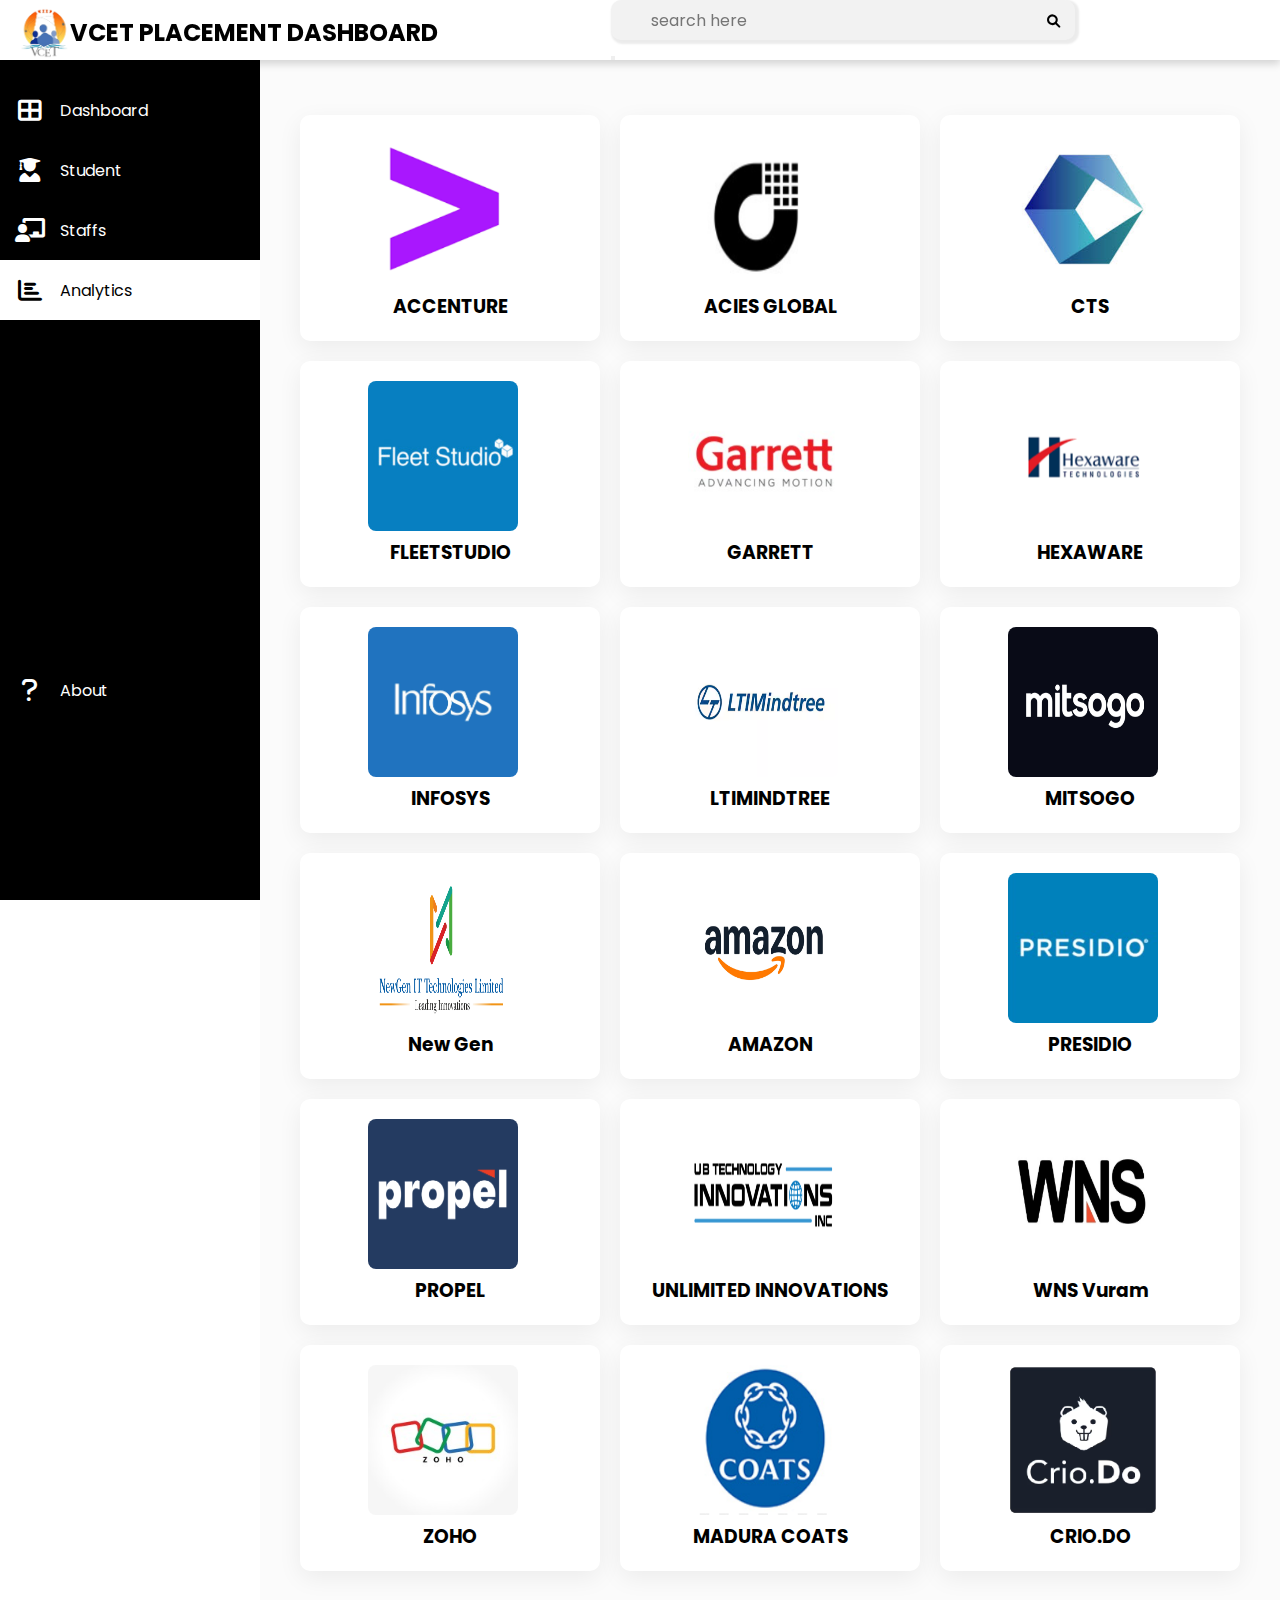
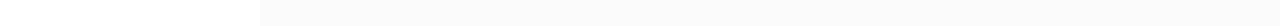
<file: analytics.html>
<!DOCTYPE html>
<html lang="en">
<head>
    <meta charset="UTF-8">
    <meta name="viewport" content="width=device-width, initial-scale=1.0">
    <title>students</title>
    <link href="style3.css" rel ="stylesheet">
    <link href="https://cdnjs.cloudflare.com/ajax/libs/font-awesome/6.0.0/css/all.min.css" rel="stylesheet">
    <link href="https://fonts.googleapis.com/css2?family=Poppins:wght@400;500;600&display=swap" rel="stylesheet">

</head>
<style>
    
    .first
    {
        background-color: white;
        
    }
    .first2
    {
        color: black;
    }
    .fa-chart-bar
    {
        color: black;
    }
    .sidebar ul li:hover
{
    background-color: rgb(173, 173, 173);

}
.cards .card:hover
{
    background-color: rgba(128, 128, 128, 0.173);
}



</style>
<body>
    <div class="sidebar">
        <ul>
            <li>
                <a href="index.html">
                    <i class="fas fa-th-large"></i>
                    <div>Dashboard</div>
                </a>
            </li>
            <li>
                <a href="student.html">
                    <i class="fas fa-user-graduate"></i>
                    Student
                </a>
            </li>
            <li>
                <a href="staff.html">
                    <i class="fas fa-chalkboard-teacher"></i>
                    <div>Staffs</div>
                </a>
            </li>
            <li>
                <a class="first" href="analytics.html">
                    <i class="fas fa-chart-bar"></i>
                    <div class="first2">Analytics</div>
                </a>
            </li>
           
            <div class="help"></div>
            <li>
                
                <a href="help.html">
                    <i class="fas fa-question"></i>
                    <div>About</div>
                </a>
            </li>
        </div>
        </ul>
    </div>
    <div class="container">
        <div class="topbar"> 
            <img src="./images/images-removebg-preview.png" height="50px" width="50px">
            <div class="logo">
               
                <h2>VCET PLACEMENT DASHBOARD</h2>
            </div>
            <div class="search loc">
                <input type="text" id="search" placeholder="search here">
                <label for="search">
           
            <button class="filter-btn"onclick="filterResults()"><i class="fas fa-search"></i></button></label>
             </div>
           
        </div>
    </div>
   <div class="main">


    <div class="main1">
        <div class="cards">
            <div class="card">
                <a href="accenture.html"><img src="./images/accen.png"></a>
                <h3>ACCENTURE</h3>
            </div>
            <div class="card">
                <a href="accen.html"><img src="./images/acceies.png"></a>
                <h3>ACIES GLOBAL</h3>
            </div>
            <div class="card">
                <a href="cts.html"><img src="./images/cts.png"></a>
                <h3>CTS</h3>
            </div>
            
            <div class="card">
                <a href="fleet.html"><img src="./images/fleet.png"></a>
                <h3>FLEETSTUDIO</h3>
            </div>
            <div class="card">
                <a href="garret.html"><img src="./images/garrett.png"></a>
                <h3>GARRETT</h3>
            </div>
            <div class="card">
                <a href="hex.html"><img src="./images/hexa.png"></a>
                <h3>HEXAWARE</h3>
            </div>
            <div class="card">
                <a href="infosys.html"><img src="./images/infosys.png"></a>
                <h3>INFOSYS</h3>
            </div>
            <div class="card">
                <a href="l&t.html"><img src="./images/l & t.png"></a>
                <h3>LTIMINDTREE</h3>
            </div>
            <div class="card">
                <a href="mitsgo.html"><img src="./images/mitsogo.png"></a>
                <h3>MITSOGO</h3>
            </div>
            <div class="card">
                <a href="newgen.html"><img src="./images/new gen.png"></a>
                <h3>New Gen</h3>
            </div> 
             <div class="card">
                <a href="amazon.html"><img src="./images/amazon-logo.jpg"></a>
                <h3>AMAZON</h3>
            </div>
            <div class="card">
                <a href="presidi.html"><img src="./images/pred.png"></a>
                <h3>PRESIDIO</h3>
            </div>

            <div class="card">
                <a href="propel.html"><img src="./images/propel.png"></a>
                <h3>PROPEL</h3>
            </div>
            <div class="card">
                <a href="ub.html"><img src="./images/ub.png"></a>
                <h3>UNLIMITED INNOVATIONS</h3>
            </div>
            <div class="card">
                <a href="wns.html"><img src="./images/wns vurum.png"></a>
                <h3>WNS Vuram</h3>
            </div>
            <div class="card">
                <a href="zoho.html"><img src="./images/zoho_logo.jpg"></a>
                <h3>ZOHO</h3>
            </div>
            <div class="card">
                <a href="madura.html"><img src="./images/Screenshot 2025-01-12 100116.png"></a>
                <h3>MADURA COATS</h3>
            </div>
            <div class="card">
                <a href="crio.html"><img src="./images/crio.avif"></a>
                <h3>CRIO.DO</h3>
            </div>
        </div>
    </div>
    </div>
    <script src="index3.js">
    
        document.getElementById("search").addEventListener("keyup", function () {
            let filter = this.value.toLowerCase().trim();
            let cards = document.querySelectorAll(".cards .card");
            let hasResults = false;
        
            cards.forEach(card => {
                let text = card.querySelector("h3").textContent.toLowerCase();
                if (text.includes(filter)) {
                    card.style.display = "flex";  // Ensure visibility
                    hasResults = true;
                } else {
                    card.style.display = "none";
                }
            });
        
            // Handle "No Results Found" message
            let noResultsMessage = document.getElementById("no-results");
            if (!noResultsMessage) {
                noResultsMessage = document.createElement("div");
                noResultsMessage.id = "no-results";
                noResultsMessage.textContent = "No matching companies found.";
                noResultsMessage.style.textAlign = "center";
                noResultsMessage.style.marginTop = "20px";
                noResultsMessage.style.color = "red";
                noResultsMessage.style.fontSize = "18px";
                document.querySelector(".cards").appendChild(noResultsMessage);
            }
        
            noResultsMessage.style.display = hasResults ? "none" : "block";
        });
        
    </script>
    </body>
    </html>
</file>
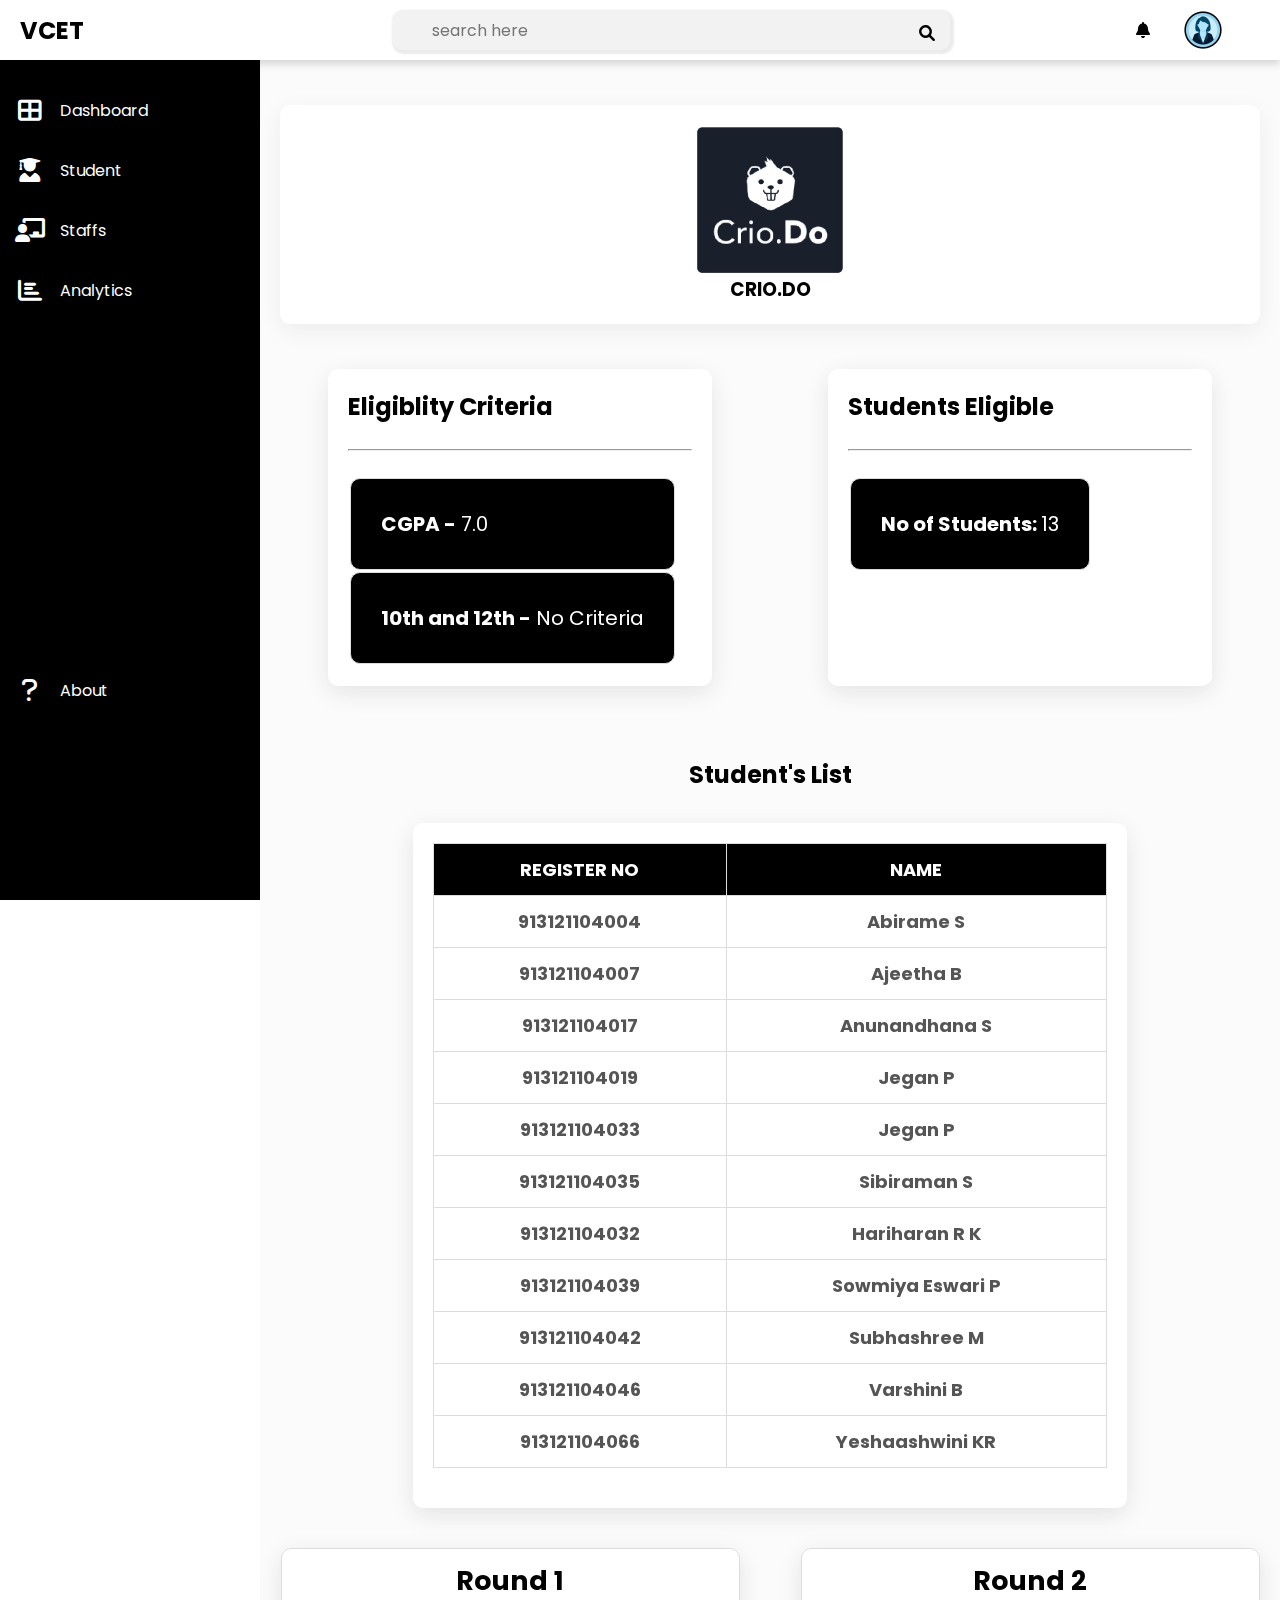
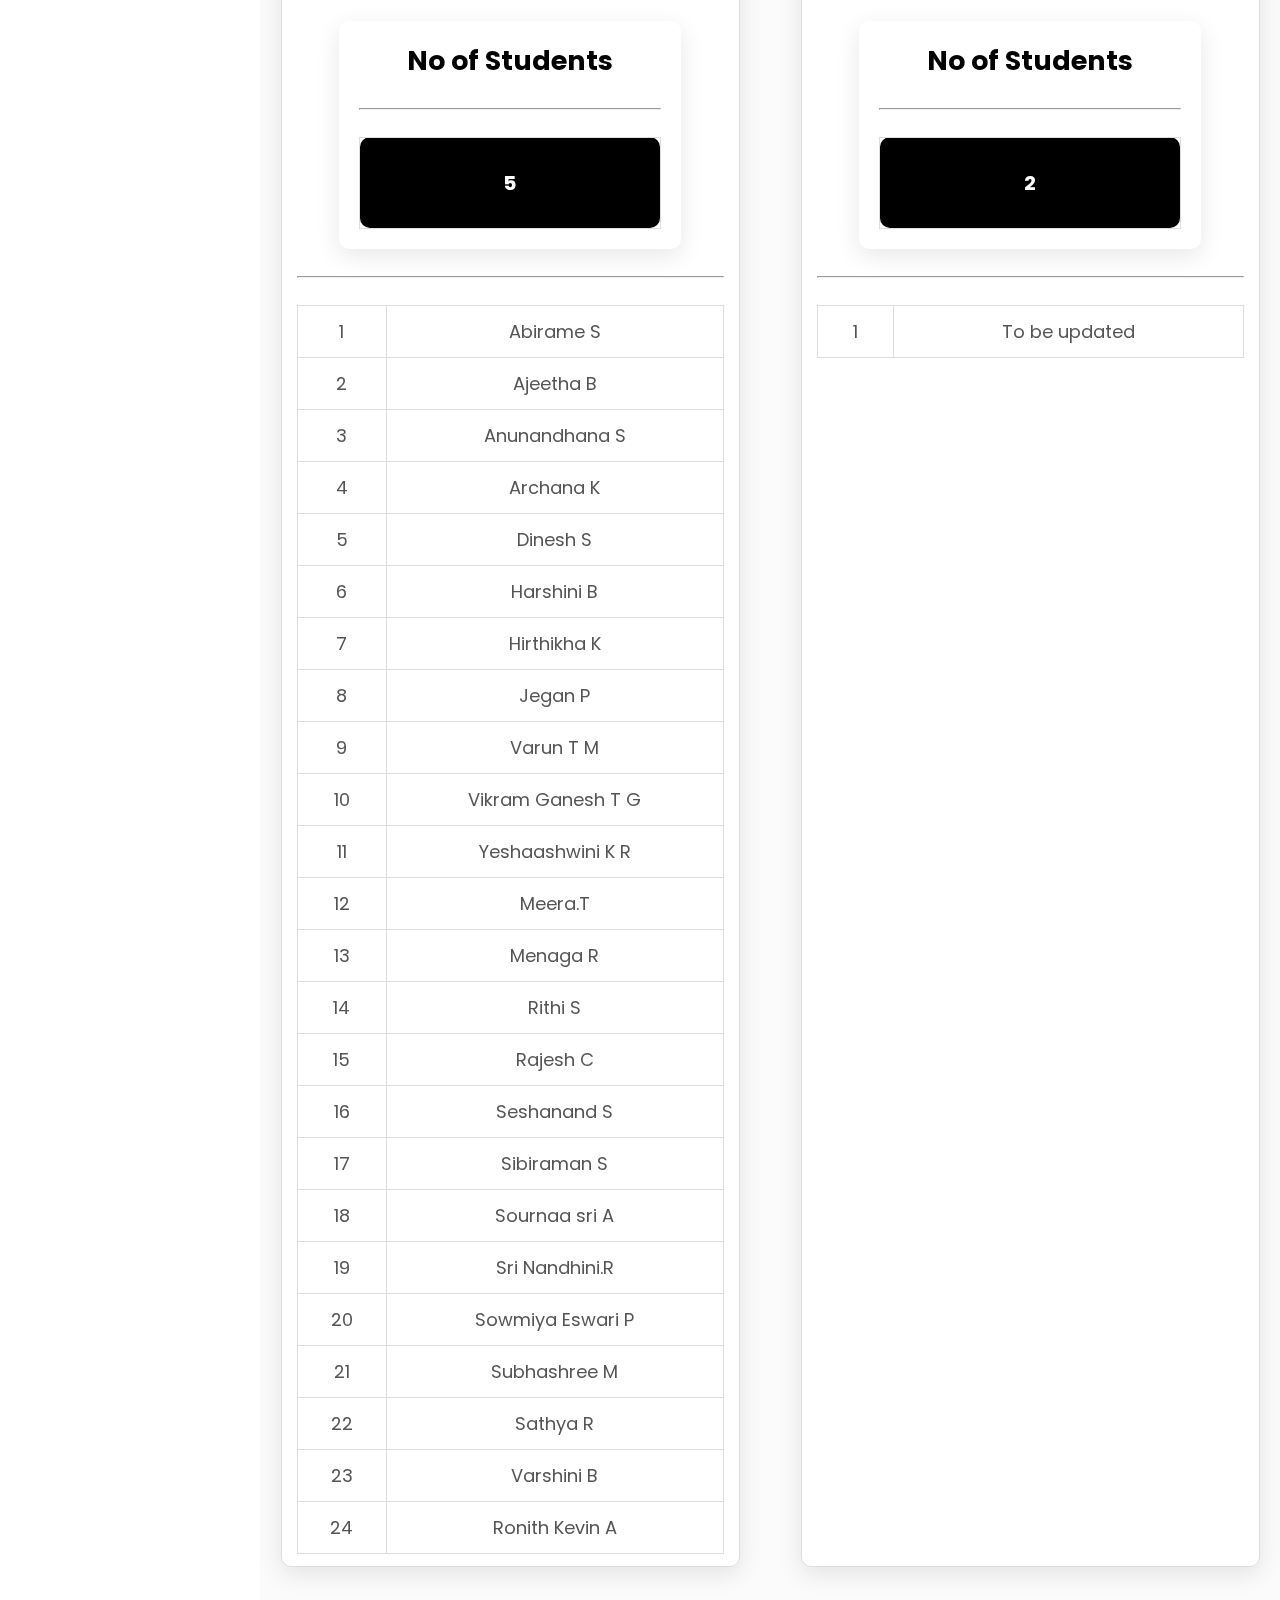
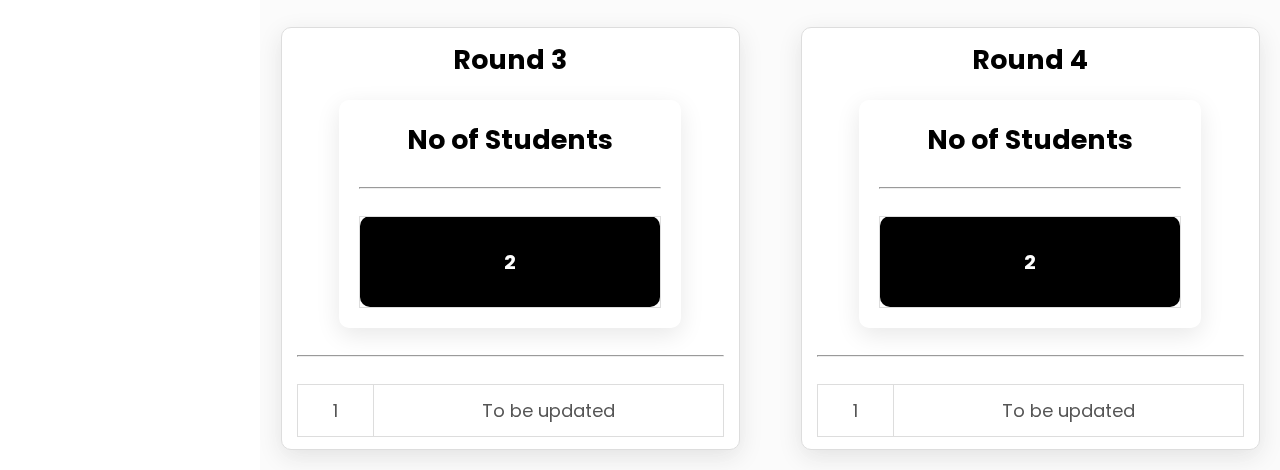
<file: crio.html>
<!DOCTYPE html>
<html lang="en">
<head>
    <meta charset="UTF-8">
    <meta name="viewport" content="width=device-width, initial-scale=1.0">
    <title>students</title>
    <link href="style4.css" rel ="stylesheet">
    <link href="https://cdnjs.cloudflare.com/ajax/libs/font-awesome/6.0.0/css/all.min.css" rel="stylesheet">
    <link href="https://fonts.googleapis.com/css2?family=Poppins:wght@400;500;600&display=swap" rel="stylesheet">

</head>
<style>
    .card {
        text-align: center;
        margin: 20px;
        box-shadow: 0 7px 25px rgba(0, 0, 0, 0.118);
        display: flex;
        flex-direction: column;
        align-items: center;
    }
    .card img {
        width: 160
        px;
        height: 150px;
        border-radius: 5%;
        margin-bottom: 0;
    }
    .name-data
{
    background-color: #fff;
    padding: 20px;
    border-radius: 10px;
    box-shadow: 0 7px 25px rgba(0, 0, 0, 0.096);
    width: 80%;
    margin-left: 10%;
    
}
.name-data ul {
    list-style-type: none;
    padding: 0;
}

.name-data table td
{
    background-color: rgb(0, 0, 0);
    border-radius: 10px;
    font-size: 20px;
    margin-bottom: 80px;
    margin-top: 60px;
    color: white;
    padding: 30px;
    border: 1px solid #ddd;
    
    
}
.table
{
    display: grid;
    grid-template-columns: 2fr 2fr ;
    grid-gap: 20px;
    width: 100%;
    padding: 20px;
    padding-top: 0;
}
.span
{
    background-color: white;
    color: black;
}

.student-data {
    margin: 20px auto;
    background-color: #fff;
    border-radius: 10px;
    box-shadow: 0 7px 25px rgba(0, 0, 0, 0.1);
    padding: 20px;
    width: 70%; 
}

.student-data table {
    width: 100%;
    border-collapse: collapse;
    text-align: left;
}

.student-data th, 
.student-data td {
    padding: 12px 15px;
    font-size: 18px;
    border-bottom: 1px solid #ddd; 
    text-align: center;
    border: 1px solid #ddd;
}

.student-data th {
    background-color: #000000;
    font-weight: bold;
    color: #333;
    text-transform: uppercase;
}

.student-data tbody tr:hover {
    background-color: #00000027; 
    color: white;
}
.student-data tbody tr:hover{
    color: white;
}



.student-data .cardheader {
    text-align: center;
    margin-bottom: 20px;
    font-size: 22px;
    font-weight: bold;
    color: #444;
}

.student-data table td {
    color: #000000;
}

.student-data table th {
    color: #ffffff;
}
.h2
{
    text-align: center;
    margin-top: 5%;
}
 

.data {
    display: flex;
    flex-wrap: wrap;
    justify-content: center;
    gap: 20px;
}

.student-data.rounds {
    flex: 1 1 calc(50% - 40px);
    max-width: 45%;
    box-sizing: border-box;
}

.rounds table {
    width: 100%;
    border-collapse: collapse;
    text-align: left;
}

.rounds td {
    padding: 12px 15px;
    font-size: 18px;
    border: 1px solid #ddd;
    text-align: center;
}

.student-data .cardheader {
    text-align: center;
    margin-bottom: 20px;
    font-size: 22px;
    font-weight: bold;
    color: #444;
}

.student-data table td {
    color: #555;
}

.student-data table th {
    color: #ffffff;
}
.h2
{
    text-align: center;
    margin-bottom: 3%;
}


 .rounds
 {
    padding: 12px 15px;
    font-size: 18px;
    border-bottom: 1px solid #ddd; 
    text-align: center;
    border: 1px solid #ddd;
 }  
 .rounds table
 {
    width: 100%;
    border-collapse: collapse;
    text-align: left;
 }
 .rounds .name-data
 {
    margin-top: 20px;
 }
 .rounds .name-data tbody td
 {
    color: rgb(255, 255, 255);
 }
  
</style>
<body>
    <div class="sidebar">
        <ul>
            <li>
                <a href="index.html">
                    <i class="fas fa-th-large"></i>
                    <div>Dashboard</div>
                </a>
            </li>
            <li>
                <a href="student.html">
                    <i class="fas fa-user-graduate"></i>
                    Student
                </a>
            </li>
            <li>
                <a href="staff.html">
                    <i class="fas fa-chalkboard-teacher"></i>
                    <div>Staffs</div>
                </a>
            </li>
            <li>
                <a href="analytics.html">
                    <i class="fas fa-chart-bar"></i>
                    <div>Analytics</div>
                </a>
            </li>
           
            <div class="help"></div>
            <li>
                
                <a href="help.html">
                    <i class="fas fa-question"></i>
                    <div>About</div>
                </a>
            </li>
        </div>
        </ul>
    </div>
    <div class="container">
        <div class="topbar">
            <div class="logo">
                <h2>VCET</h2>
            </div>
            <div class="search">
                <input type="text" id="search" placeholder="search here">
                <label for="search"><i class="fas fa-search"></i></label>
            </div>
            <i class="fas fa-bell"></i>
            <div class="user">
             <img src="./images/user.webp" height="40px" style="margin-left: 10px; margin-top:5px">
            </div>
        </div>
        </div>
        <div class="main">
            <div class="cards">
                <div class="card">
                    <img src="./images/crio.avif">
                    <div class="card-content">
                        <h3>CRIO.DO</h3>
                        
                    </div>
                </div>
            </div>
                <div class="table">
            <div class="name-data">
                <h2>Eligiblity Criteria</h2><br/><hr/><br/>
                <table>
                    <tbody>
                        <tr><td><strong>CGPA -</strong> 7.0</td></tr>
                        <tr><td><strong>10th and 12th -</strong> No Criteria</td></tr>
                    </tbody>
                </table>
            </div>
            <div class="name-data">
                <h2>Students Eligible</h2><br/><hr/><br/>
                <table>
                    <tbody>
                        <tr><td><strong>No of Students: </strong> 13</td></tr>
                       
                    </tbody>
                </table>
            </div>
            </div>
            <h2 class="h2">Student's List</h2>
            <div class="student-data">
                <div class="details">
                    <div class="cardheader">
                    <table>
                        <thead>
                            <tr>
                               <th>Register NO</th> 
                               <th>Name</th>
                            </tr>
                        </thead>
                        <tbody>
                            <tr>
                                <td>913121104004</td>
                                <td>Abirame S</td>
                            </tr>
                            <tr>
                                <td>913121104007</td>
                                <td>Ajeetha B</td>
                            </tr>
                            <tr>
                                <td>913121104017</td>
                                <td>Anunandhana S</td>
                            </tr>
                            <tr>
                                <td>913121104019</td>
                                <td>Jegan P</td>
                            </tr>
                            <tr>
                                <td>913121104033</td>
                                <td>Jegan P</td>
                            </tr>
                            <tr>
                                <td>913121104035</td>
                                <td>Sibiraman S</td>
                            </tr>
                            <tr>
                                <td>913121104032</td>
                                <td>Hariharan R K</td>
                            </tr>
                            <tr>
                                <td>913121104039</td>
                                <td>Sowmiya Eswari P</td>
                            </tr>
                            <tr>
                                <td>913121104042</td>
                                <td>Subhashree M</td>
                            </tr>
                            <tr>
                                <td>913121104046</td>
                                <td>Varshini B</td>
                            </tr>
                            <tr>
                                <td>913121104066</td>
                                <td>Yeshaashwini KR</td>
                            </tr>
                            
                        </tbody>
                    </table>
                </div>
                </div>
            </div>
            <div class="data">
                <div class="student-data rounds">
                    <h2>Round 1</h2> <div class="name-data">
                        <h2>No of Students</h2><br/><hr/><br/>
                        <table>
                            <tbody>
                                <tr><td><strong>5 </strong> </td></tr>
                               
                            </tbody>
                        </table>
                    </div><br/><hr/><br/>
                    <table>
                        <tbody>
                            <tr><td>1</td><td>Abirame S</td></tr>
                            <tr><td>2</td><td>Ajeetha B</td></tr>
                            <tr><td>3</td><td>Anunandhana S</td></tr>
                            <tr><td>4</td><td>Archana K</td></tr>
                            <tr><td>5</td><td>Dinesh S</td></tr>
                            <tr><td>6</td><td>Harshini B</td></tr>
                            <tr><td>7</td><td>Hirthikha K</td></tr>
                            <tr><td>8</td><td>Jegan P</td></tr>
                            <tr><td>9</td><td>Varun T M</td></tr>
                            <tr><td>10</td><td>Vikram Ganesh T G</td></tr>
                            <tr><td>11</td><td>Yeshaashwini K R</td></tr>
                            <tr><td>12</td><td>Meera.T</td></tr>
                            <tr><td>13</td><td>Menaga R</td></tr>
                            <tr><td>14</td><td>Rithi S</td></tr>
                            <tr><td>15</td><td>Rajesh C</td></tr>
                            <tr><td>16</td><td>Seshanand S</td></tr>
                            <tr><td>17</td><td>Sibiraman S</td></tr>
                            <tr><td>18</td><td>Sournaa sri A</td></tr>
                            <tr><td>19</td><td>Sri Nandhini.R</td></tr>
                            <tr><td>20</td><td>Sowmiya Eswari P</td></tr>
                            <tr><td>21</td><td>Subhashree M</td></tr>
                            <tr><td>22</td><td>Sathya R</td></tr>
                            <tr><td>23</td><td>Varshini B</td></tr>
                            <tr><td>24</td><td>Ronith Kevin A</td></tr>
                            
        
                        </tbody>
                    </table>
                </div>
                <div class="student-data rounds">
                    <h2>Round 2</h2> <div class="name-data">
                        <h2>No of Students</h2><br/><hr/><br/>
                        <table>
                            <tbody>
                                <tr><td><strong>2</strong> </td></tr>
                               
                            </tbody>
                        </table>
                    </div><br/><hr/><br/>
                    <table>
                        <tbody>
                            <tr><td>1</td><td>To be updated</td></tr>
                            
                            
                        </tbody>
                    </table>
                </div>
               
                <div class="student-data rounds">
                    <h2>Round 3</h2>  <div class="name-data">
                        <h2>No of Students</h2><br/><hr/><br/>
                        <table>
                            <tbody>
                                <tr><td><strong>2</strong> </td></tr>
                               
                            </tbody>
                        </table>
                    </div><br/><hr/><br/>
                    <table>
                        <tbody>
                            <tr><td>1</td><td>To be updated</td></tr>
                            
                              
                        </tbody>
                    </table>
                </div>
                <div class="student-data rounds">
                    <h2>Round 4</h2>  <div class="name-data">
                        <h2>No of Students</h2><br/><hr/><br/>
                        <table>
                            <tbody>
                                <tr><td><strong>2</strong> </td></tr>
                               
                            </tbody>
                        </table>
                    </div><br/><hr/><br/>
                    <table>
                        <tbody>
                            <tr><td>1</td><td>To be updated</td></tr>
                            
                             
                        </tbody>
                    </table>
                </div>
            </div>
            

            </div>
            </body>
            </html>
</file>
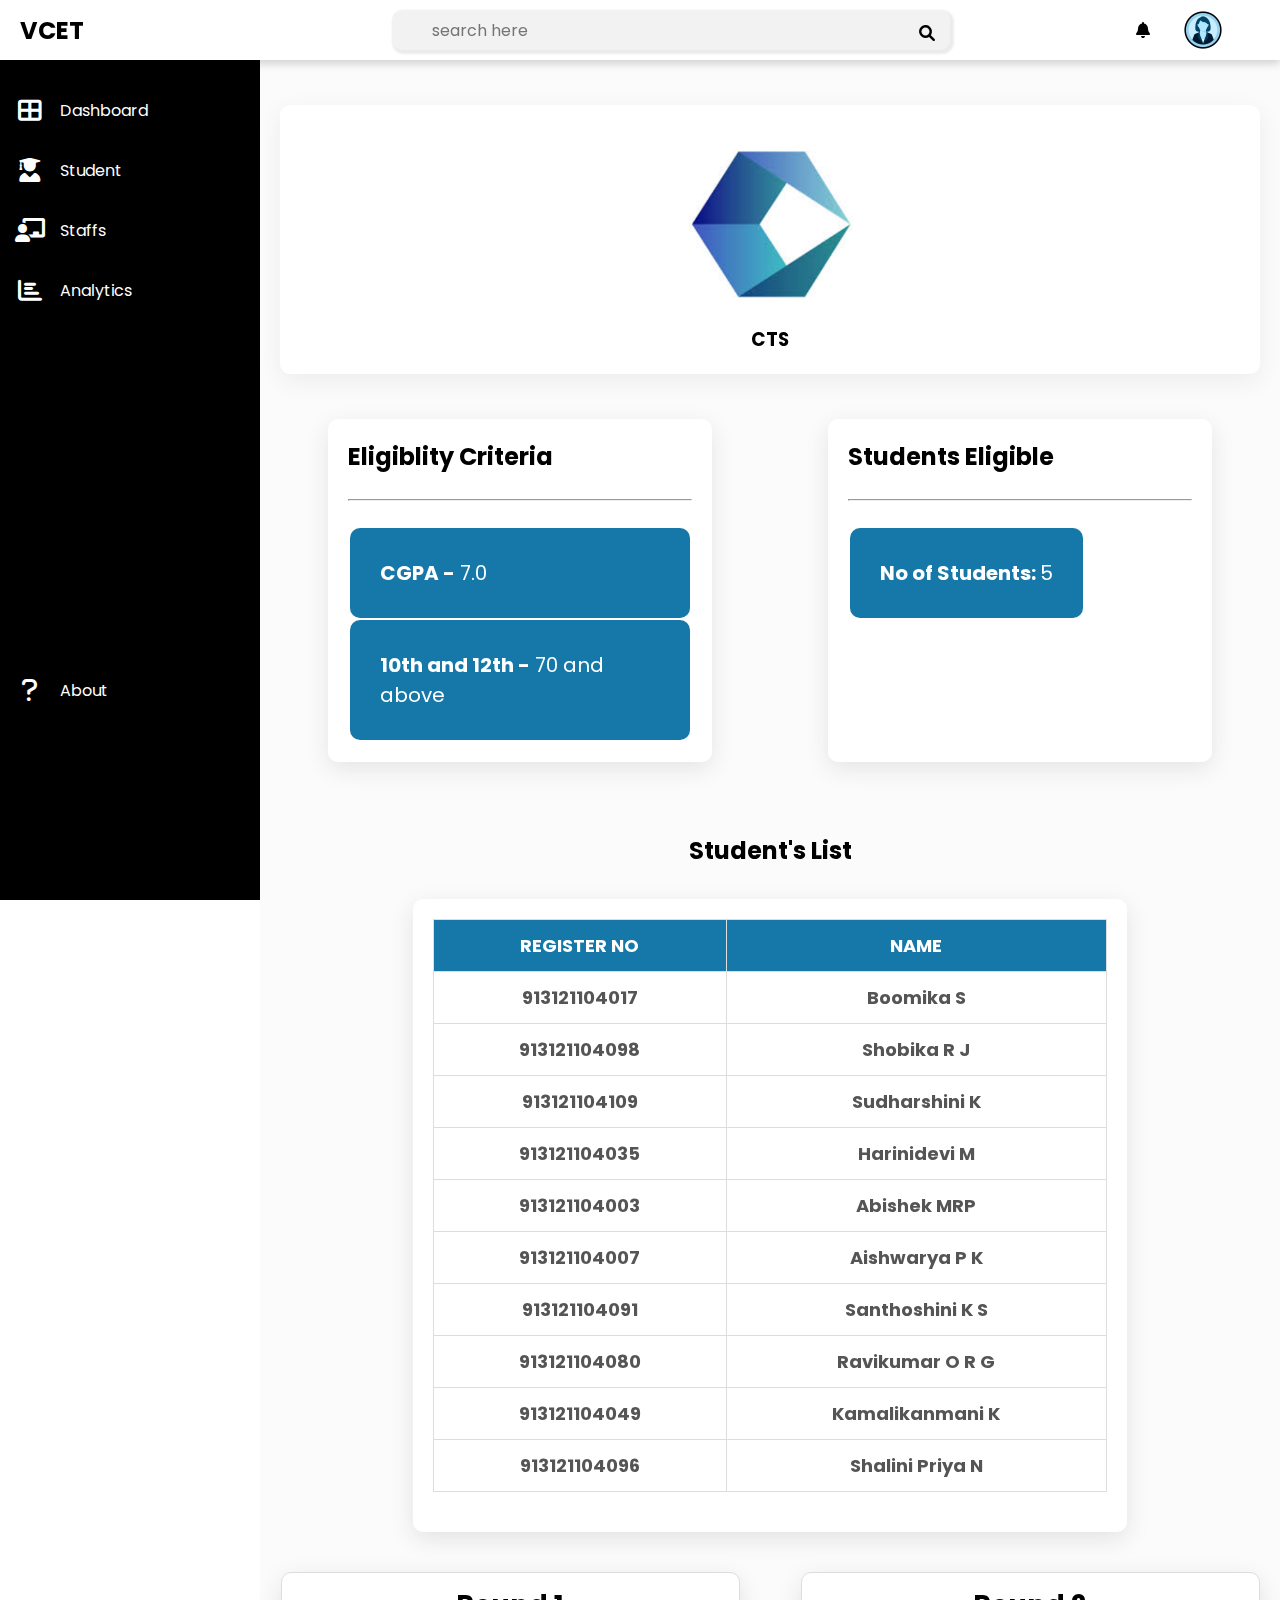
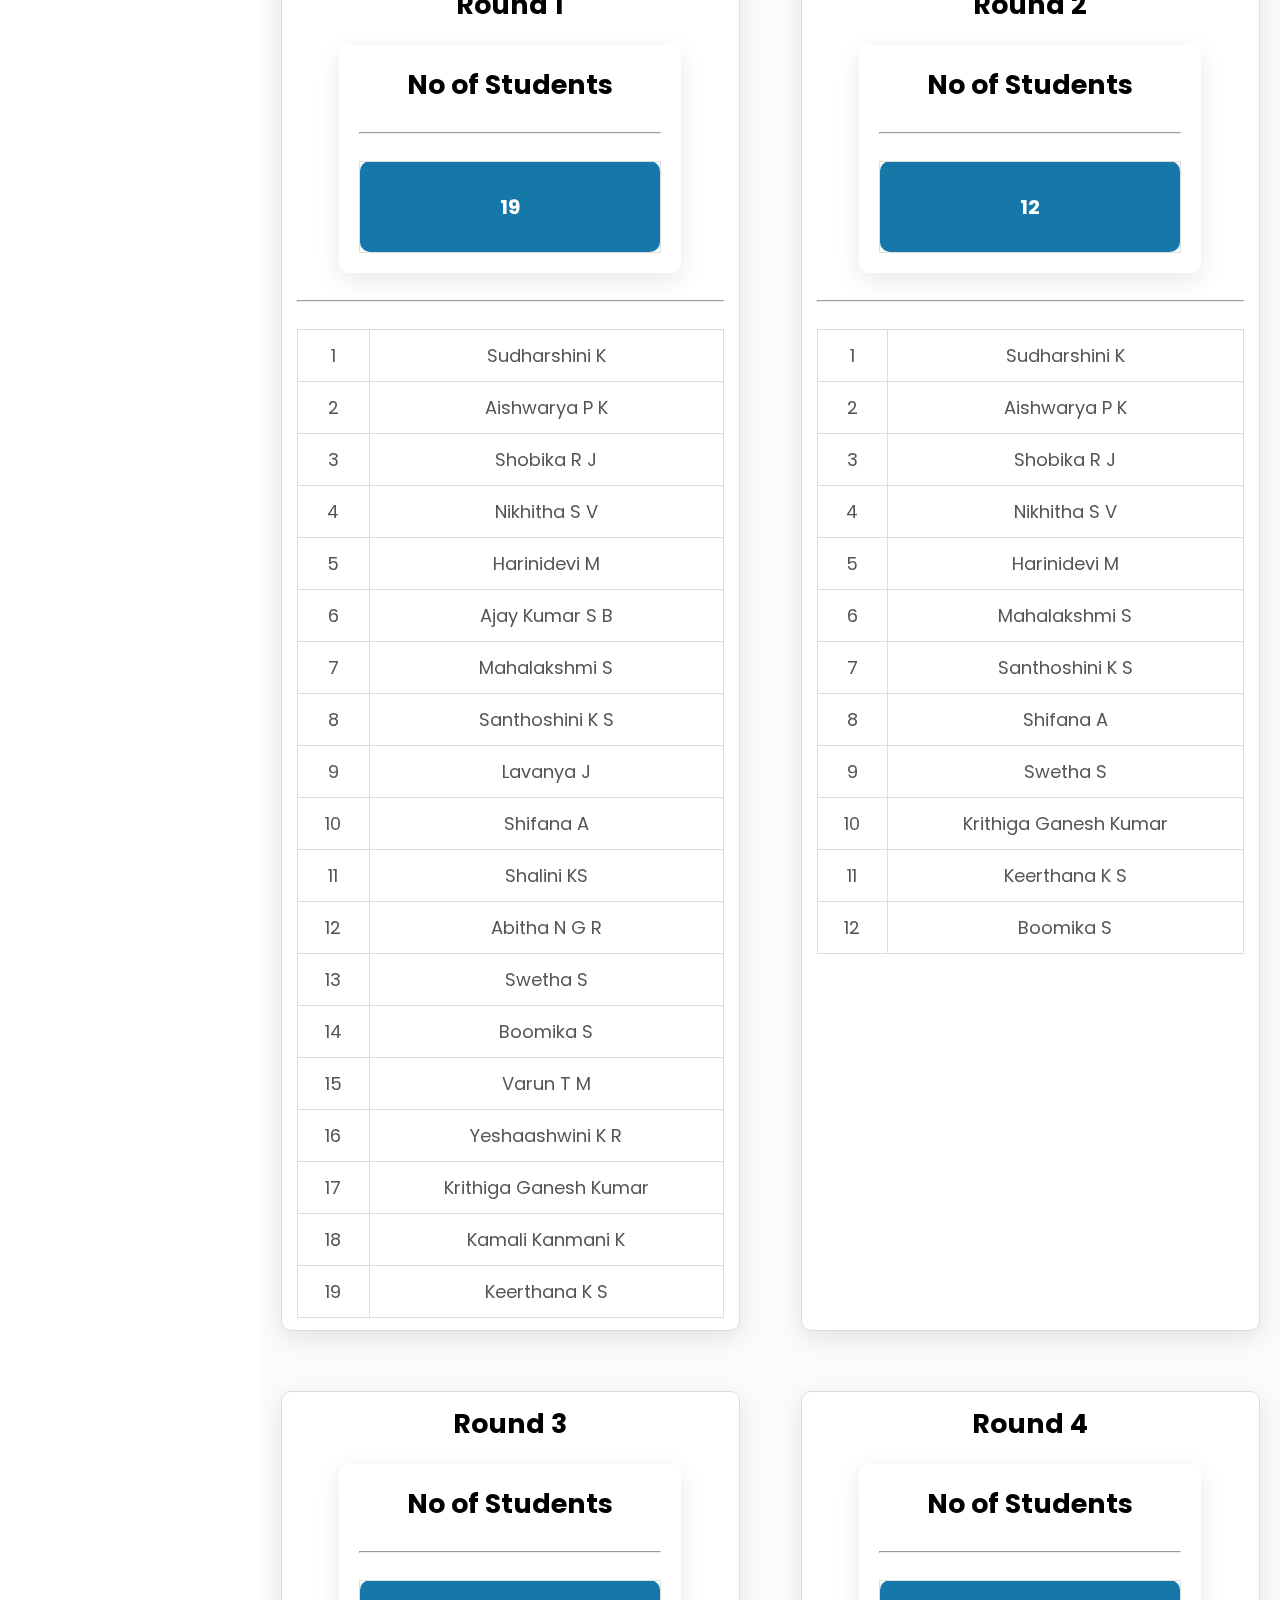
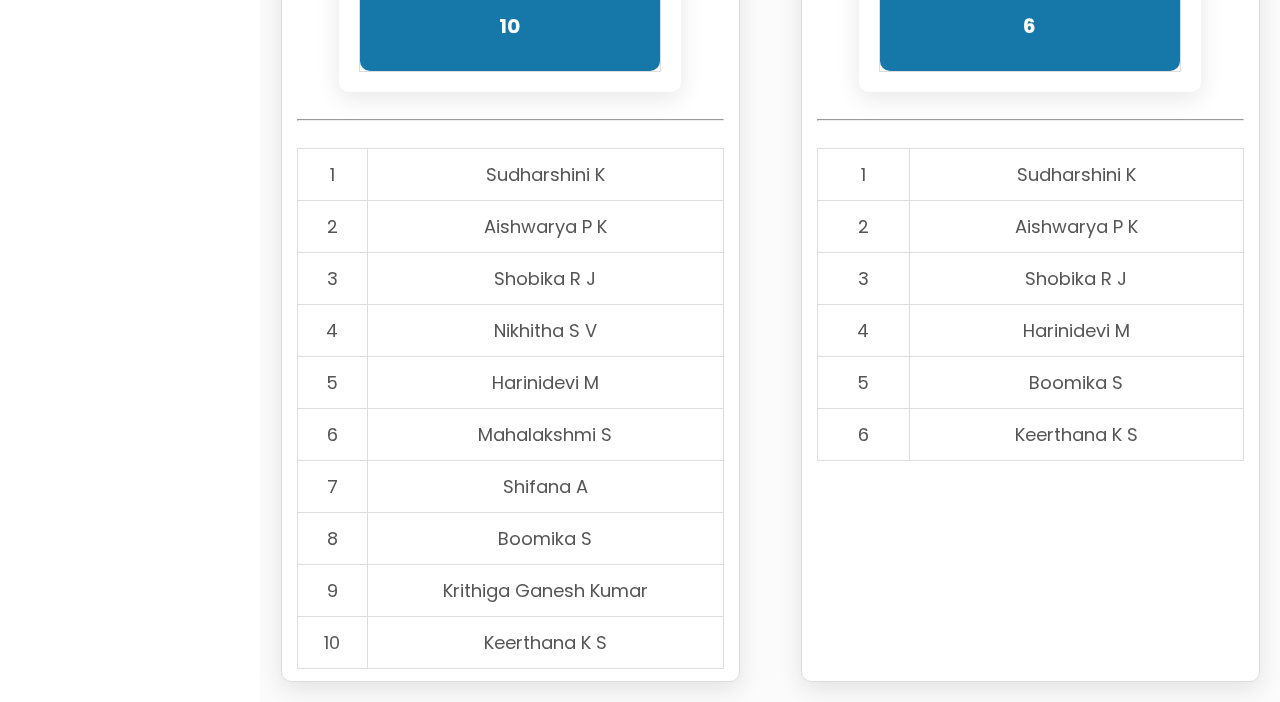
<file: cts.html>
<!DOCTYPE html>
<html lang="en">
<head>
    <meta charset="UTF-8">
    <meta name="viewport" content="width=device-width, initial-scale=1.0">
    <title>students</title>
    <link href="style4.css" rel ="stylesheet">
    <link href="https://cdnjs.cloudflare.com/ajax/libs/font-awesome/6.0.0/css/all.min.css" rel="stylesheet">
    <link href="https://fonts.googleapis.com/css2?family=Poppins:wght@400;500;600&display=swap" rel="stylesheet">

</head>
<style>
    .card {
        text-align: center;
        margin: 20px;
        box-shadow: 0 7px 25px rgba(0, 0, 0, 0.118);
        display: flex;
        flex-direction: column;
        align-items: center;
    }
    .card img {
        width: 120px;
        height: 150px;
        border-radius: 5%;
        margin-bottom: 0;
    }
    .name-data
{
    background-color: #fff;
    padding: 20px;
    border-radius: 10px;
    box-shadow: 0 7px 25px rgba(0, 0, 0, 0.096);
    width: 80%;
    margin-left: 10%;
    
}
.name-data ul {
    list-style-type: none;
    padding: 0;
}

.name-data table td
{
    background-color: #1678a9;
    border-radius: 10px;
    font-size: 20px;
    margin-bottom: 80px;
    margin-top: 60px;
    color: white;
    padding: 30px;
    
    
}
.table
{
    display: grid;
    grid-template-columns: 2fr 2fr ;
    grid-gap: 20px;
    width: 100%;
    padding: 20px;
    padding-top: 0;
}
.span
{
    background-color: white;
    color: black;
}

.student-data {
    margin: 20px auto;
    background-color: #fff;
    border-radius: 10px;
    box-shadow: 0 7px 25px rgba(0, 0, 0, 0.1);
    padding: 20px;
    width: 70%; 
}

.student-data table {
    width: 100%;
    border-collapse: collapse;
    text-align: left;
}

.student-data th, 
.student-data td {
    padding: 12px 15px;
    font-size: 18px;
    border-bottom: 1px solid #ddd; 
    text-align: center;
    border: 1px solid #ddd;
}

.student-data th {
    background-color: #1678a9;
    font-weight: bold;
    color: #333;
    text-transform: uppercase;
}

.student-data tbody tr:hover {
    background-color: #1678a966; 
    color: white;
}
.student-data tbody tr:hover{
    color: white;
}



.student-data .cardheader {
    text-align: center;
    margin-bottom: 20px;
    font-size: 22px;
    font-weight: bold;
    color: #444;
}

.student-data table td {
    color: #555;
}

.student-data table th {
    color: #ffffff;
}
.card img
{
    height: 200px;
    width: 200px;
}
.h2
{
    text-align: center;
    margin-top: 5%;
}
 

.data {
    display: flex;
    flex-wrap: wrap;
    justify-content: center;
    gap: 20px;
}

.student-data.rounds {
    flex: 1 1 calc(50% - 40px);
    max-width: 45%;
    box-sizing: border-box;
}

.rounds table {
    width: 100%;
    border-collapse: collapse;
    text-align: left;
}

.rounds td {
    padding: 12px 15px;
    font-size: 18px;
    border: 1px solid #ddd;
    text-align: center;
}

.student-data .cardheader {
    text-align: center;
    margin-bottom: 20px;
    font-size: 22px;
    font-weight: bold;
    color: #444;
}

.student-data table td {
    color: #555;
}

.student-data table th {
    color: #ffffff;
}
.h2
{
    text-align: center;
    margin-bottom: 3%;
}


 .rounds
 {
    padding: 12px 15px;
    font-size: 18px;
    border-bottom: 1px solid #ddd; 
    text-align: center;
    border: 1px solid #ddd;
 }  
 .rounds table
 {
    width: 100%;
    border-collapse: collapse;
    text-align: left;
 }
 .rounds .name-data
 {
    margin-top: 20px;
 }
 .rounds .name-data tbody td
 {
    color: rgb(255, 255, 255);
 }
  
</style>
<body>
    <div class="sidebar">
        <ul>
            <li>
                <a href="index.html">
                    <i class="fas fa-th-large"></i>
                    <div>Dashboard</div>
                </a>
            </li>
            <li>
                <a href="student.html">
                    <i class="fas fa-user-graduate"></i>
                    Student
                </a>
            </li>
            <li>
                <a href="staff.html">
                    <i class="fas fa-chalkboard-teacher"></i>
                    <div>Staffs</div>
                </a>
            </li>
            <li>
                <a href="analytics.html">
                    <i class="fas fa-chart-bar"></i>
                    <div>Analytics</div>
                </a>
            </li>
           
            <div class="help"></div>
            <li>
                
                <a href="help.html">
                    <i class="fas fa-question"></i>
                    <div>About</div>
                </a>
            </li>
        </div>
        </ul>
    </div>
    <div class="container">
        <div class="topbar">
            <div class="logo">
                <h2>VCET</h2>
            </div>
            <div class="search">
                <input type="text" id="search" placeholder="search here">
                <label for="search"><i class="fas fa-search"></i></label>
            </div>
            <i class="fas fa-bell"></i>
            <div class="user">
             <img src="./images/user.webp" height="40px" style="margin-left: 10px; margin-top:5px">
            </div>
        </div>
        </div>
        <div class="main">
            <div class="cards">
                <div class="card">
                    <img src="./images/cts.png">
                    <div class="card-content">
                        <h3>CTS</h3>
                        
                    </div>
                </div>
            </div>
                <div class="table">
            <div class="name-data">
                <h2>Eligiblity Criteria</h2><br/><hr/><br/>
                <table>
                    <tbody>
                        <tr><td><strong>CGPA -</strong> 7.0</td></tr>
                        <tr><td><strong>10th and 12th -</strong> 70 and above</td></tr>
                    </tbody>
                </table>
            </div>
            <div class="name-data">
                <h2>Students Eligible</h2><br/><hr/><br/>
                <table>
                    <tbody>
                        <tr><td><strong>No of Students: </strong> 5</td></tr>
                    </tbody>
                </table>
            </div>
            </div>
            <h2 class="h2">Student's List</h2>
            <div class="student-data">
                <div class="details">
                    <div class="cardheader">
                    <table>
                        <thead>
                            <tr>
                               <th>Register NO</th> 
                               <th>Name</th>
                            </tr>
                        </thead>
                        <tbody>
                            <tr>
                                <td>913121104017</td>
                                <td>Boomika S</td>
                            </tr>
                            <tr>
                                <td>
                                    913121104098
                                </td>
                                <td>Shobika R J</td>
                            </tr>
                            <tr>
                                <td>913121104109</td>
                                <td>Sudharshini K</td>
                            </tr>
                            <tr>
                                <td>913121104035</td>
                                <td>Harinidevi M</td>
                            </tr>
                            <tr>
                                <td>913121104003</td>
                                <td>Abishek MRP</td>
                            </tr>
                            <tr>
                                <td>913121104007</td>
                                <td>Aishwarya P K</td>
                            </tr>
                            <tr>
                                <td>913121104091</td>
                                <td>Santhoshini K S</td>
                            </tr>
                            <tr>
                                <td>913121104080</td>
                                <td>Ravikumar O R G</td>
                            </tr>
                            <tr>
                                <td>913121104049</td>
                                <td>Kamalikanmani K</td>
                            </tr>
                            <tr>
                                <td>913121104096</td>
                                <td>Shalini Priya N</td>
                            </tr>
                            

                        </tbody>
                    </table>
                </div>
                </div>
            </div>
            <div class="data">
                <div class="student-data rounds">
                    <h2>Round 1</h2> <div class="name-data">
                        <h2>No of Students</h2><br/><hr/><br/>
                        <table>
                            <tbody>
                                <tr><td><strong>19</strong> </td></tr>
                               
                            </tbody>
                        </table>
                    </div><br/><hr/><br/>
                    <table>
                        <tbody>
                            <tr><td>1</td><td>Sudharshini K</td></tr>
                            <tr><td>2</td><td>Aishwarya P K</td></tr>
                            <tr><td>3</td><td>Shobika R J</td></tr>
                            <tr><td>4</td><td>Nikhitha S V</td></tr>
                            <tr><td>5</td><td>Harinidevi M</td></tr>
                            <tr><td>6</td><td>Ajay Kumar S B</td></tr>
                            <tr><td>7</td><td>Mahalakshmi S</td></tr>
                            <tr><td>8</td><td>Santhoshini K S</td></tr>
                            <tr><td>9</td><td>Lavanya J</td></tr>
                            <tr><td>10</td><td>Shifana A</td></tr>
                            <tr><td>11</td><td>Shalini KS</td></tr>
                            <tr><td>12</td><td>Abitha N G R</td></tr>
                            <tr><td>13</td><td>Swetha S</td></tr>
                            <tr><td>14</td><td>Boomika S</td></tr>
                            <tr><td>15</td><td>Varun T M</td></tr>
                            <tr><td>16</td><td>Yeshaashwini K R</td></tr>
                            <tr><td>17</td><td>Krithiga Ganesh Kumar</td></tr>
                            <tr><td>18</td><td>Kamali Kanmani K</td></tr>
                            <tr><td>19</td><td>Keerthana K S</td></tr>
                            
        
                        </tbody>
                    </table>
                </div>
                <div class="student-data rounds">
                    <h2>Round 2</h2> <div class="name-data">
                        <h2>No of Students</h2><br/><hr/><br/>
                        <table>
                            <tbody>
                                <tr><td><strong>12</strong> </td></tr>
                               
                            </tbody>
                        </table>
                    </div><br/><hr/><br/>
                    <table>
                        <tbody>
                            <tr><td>1</td><td>Sudharshini K</td></tr>
                            <tr><td>2</td><td>Aishwarya P K</td></tr>
                            <tr><td>3</td><td>Shobika R J</td></tr>
                            <tr><td>4</td><td>Nikhitha S V</td></tr>
                            <tr><td>5</td><td>Harinidevi M</td></tr>
                            <tr><td>6</td><td>Mahalakshmi S</td></tr>
                            <tr><td>7</td><td>Santhoshini K S</td></tr>
                            <tr><td>8</td><td>Shifana A</td></tr>
                            <tr><td>9</td><td>Swetha S</td></tr>
                            <tr><td>10</td><td>Krithiga Ganesh Kumar</td></tr>
                            <tr><td>11</td><td>Keerthana K S</td></tr>
                            <tr><td>12</td><td>Boomika S</td></tr>
                            
                            
                        </tbody>
                    </table>
                </div>
               
                <div class="student-data rounds">
                    <h2>Round 3</h2>  <div class="name-data">
                        <h2>No of Students</h2><br/><hr/><br/>
                        <table>
                            <tbody>
                                <tr><td><strong>10</strong> </td></tr>
                               
                            </tbody>
                        </table>
                    </div><br/><hr/><br/>
                    <table>
                        <tbody>
                            <tr><td>1</td><td>Sudharshini K</td></tr>
<tr><td>2</td><td>Aishwarya P K</td></tr>
<tr><td>3</td><td>Shobika R J</td></tr>
<tr><td>4</td><td>Nikhitha S V</td></tr>
<tr><td>5</td><td>Harinidevi M</td></tr>
<tr><td>6</td><td>Mahalakshmi S</td></tr>
<tr><td>7</td><td>Shifana A</td></tr>
<tr><td>8</td><td>Boomika S</td></tr>
<tr><td>9</td><td>Krithiga Ganesh Kumar</td></tr>
<tr><td>10</td><td>Keerthana K S</td></tr>

                              
                        </tbody>
                    </table>
                </div>
                <div class="student-data rounds">
                    <h2>Round 4</h2>  <div class="name-data">
                        <h2>No of Students</h2><br/><hr/><br/>
                        <table>
                            <tbody>
                                <tr><td><strong>6</strong> </td></tr>
                               
                            </tbody>
                        </table>
                    </div><br/><hr/><br/>
                    <table>
                        <tbody>
                            <tr><td>1</td><td>Sudharshini K</td></tr>
                            <tr><td>2</td><td>Aishwarya P K</td></tr>
                            <tr><td>3</td><td>Shobika R J</td></tr>
                            <tr><td>4</td><td>Harinidevi M</td></tr>
                            <tr><td>5</td><td>Boomika S</td></tr>
                            <tr><td>6</td><td>Keerthana K S</td></tr>
                            
                             
                        </tbody>
                    </table>
                </div>
            </div>
            

            </div>
            </body>
            </html>
</file>
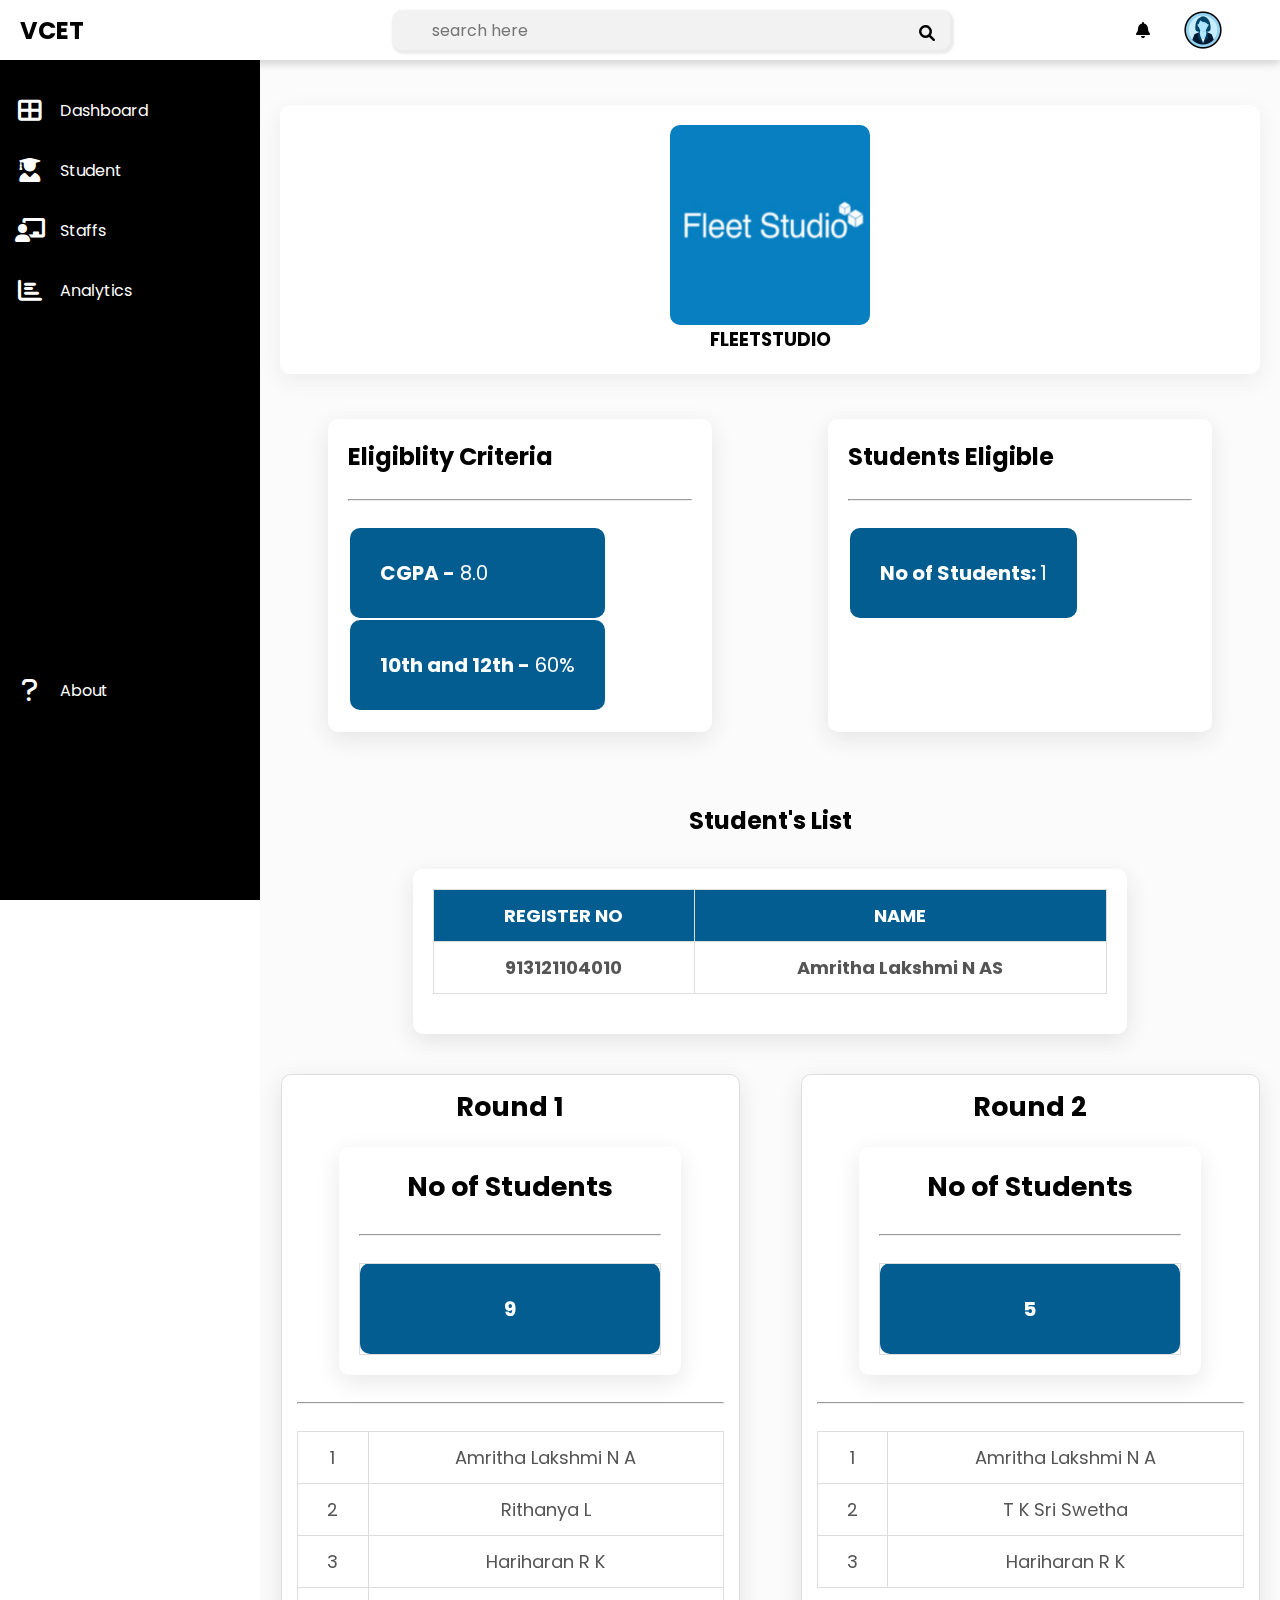
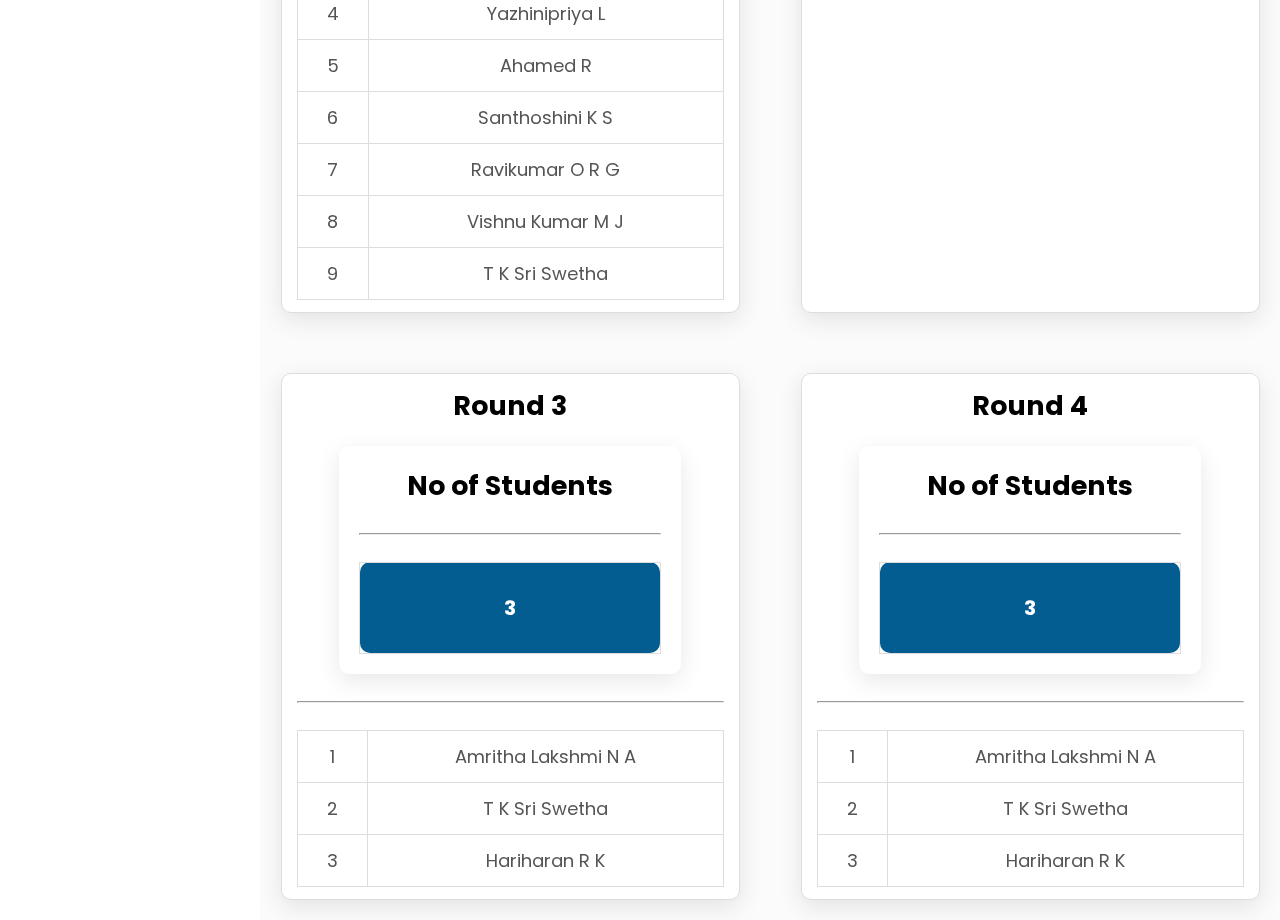
<file: fleet.html>
<!DOCTYPE html>
<html lang="en">
<head>
    <meta charset="UTF-8">
    <meta name="viewport" content="width=device-width, initial-scale=1.0">
    <title>students</title>
    <link href="style4.css" rel ="stylesheet">
    <link href="https://cdnjs.cloudflare.com/ajax/libs/font-awesome/6.0.0/css/all.min.css" rel="stylesheet">
    <link href="https://fonts.googleapis.com/css2?family=Poppins:wght@400;500;600&display=swap" rel="stylesheet">

</head>
<style>
    .card {
        text-align: center;
        margin: 20px;
        box-shadow: 0 7px 25px rgba(0, 0, 0, 0.118);
        display: flex;
        flex-direction: column;
        align-items: center;
    }
    .card img {
        width: 120px;
        height: 150px;
        border-radius: 5%;
        margin-bottom: 0;
        cursor:default;
    }
    .card h3
    {
        cursor:default;
    }
    .name-data
{
    background-color: #fff;
    padding: 20px;
    border-radius: 10px;
    box-shadow: 0 7px 25px rgba(0, 0, 0, 0.096);
    width: 80%;
    margin-left: 10%;
    cursor:default;
    
}
.name-data ul {
    list-style-type: none;
    padding: 0;
}

.name-data table td
{
    background-color: rgb(4, 93, 144);
    border-radius: 10px;
    font-size: 20px;
    margin-bottom: 80px;
    margin-top: 60px;
    color: white;
    padding: 30px;
    cursor:default;
    
    
}
.table
{
    display: grid;
    grid-template-columns: 2fr 2fr ;
    grid-gap: 20px;
    width: 100%;
    padding: 20px;
    padding-top: 0;
}
.span
{
    background-color: white;
    color: black;
}

.student-data {
    margin: 20px auto;
    background-color: #fff;
    border-radius: 10px;
    box-shadow: 0 7px 25px rgba(0, 0, 0, 0.1);
    padding: 20px;
    width: 70%;
}

.student-data table {
    width: 100%;
    border-collapse: collapse;
    text-align: left;
}

.student-data th, 
.student-data td {
    padding: 12px 15px;
    font-size: 18px;
    border-bottom: 1px solid #ddd; 
    cursor:default;
    text-align: center;
    border: 1px solid #ddd;
}

.student-data th {
    background-color: rgb(4, 93, 144);
    font-weight: bold;
    color: #333;
    text-transform: uppercase;
}

.student-data tbody tr:hover {
    background-color: rgba(4, 93, 144, 0.255); 
    color: white;
}
.student-data tbody tr:hover{
    color: white;
}

 

.student-data .cardheader {
    text-align: center;
    margin-bottom: 20px;
    font-size: 22px;
    font-weight: bold;
    color: #444;
}

.student-data table td {
    color: #555;
}

.student-data table th {
    color: #ffffff;
}
.card img
{
    height: 200px;
    width: 200px;
}
.h2
{
    text-align: center;
    margin-top: 5%;
}
   

.data {
    display: flex;
    flex-wrap: wrap;
    justify-content: center;
    gap: 20px;
}

.student-data.rounds {
    flex: 1 1 calc(50% - 40px);
    max-width: 45%;
    box-sizing: border-box;
}

.rounds table {
    width: 100%;
    border-collapse: collapse;
    text-align: left;
}

.rounds td {
    padding: 12px 15px;
    font-size: 18px;
    border: 1px solid #ddd;
    text-align: center;
}

.student-data .cardheader {
    text-align: center;
    margin-bottom: 20px;
    font-size: 22px;
    font-weight: bold;
    color: #444;
}

.student-data table td {
    color: #555;
}

.student-data table th {
    color: #ffffff;
}
.h2
{
    text-align: center;
    margin-bottom: 3%;
}


 .rounds
 {
    padding: 12px 15px;
    font-size: 18px;
    border-bottom: 1px solid #ddd; 
    text-align: center;
    border: 1px solid #ddd;
 }  
 .rounds table
 {
    width: 100%;
    border-collapse: collapse;
    text-align: left;
 }
 .rounds .name-data
 {
    margin-top: 20px;
 }
 .rounds .name-data tbody td
 {
    color: rgb(255, 255, 255);
 }

</style>
<body>
    <div class="sidebar">
        <ul>
            <li>
                <a href="index.html">
                    <i class="fas fa-th-large"></i>
                    <div>Dashboard</div>
                </a>
            </li>
            <li>
                <a href="student.html">
                    <i class="fas fa-user-graduate"></i>
                    Student
                </a>
            </li>
            <li>
                <a href="staff.html">
                    <i class="fas fa-chalkboard-teacher"></i>
                    <div>Staffs</div>
                </a>
            </li>
            <li>
                <a href="analytics.html">
                    <i class="fas fa-chart-bar"></i>
                    <div>Analytics</div>
                </a>
            </li>
           
            <div class="help"></div>
            <li>
                
                <a href="help.html">
                    <i class="fas fa-question"></i>
                    <div>About</div>
                </a>
            </li>
        </div>
        </ul>
    </div>
    <div class="container">
        <div class="topbar">
            <div class="logo">
                <h2>VCET</h2>
            </div>
            <div class="search">
                <input type="text" id="search" placeholder="search here">
                <label for="search"><i class="fas fa-search"></i></label>
            </div>
            <i class="fas fa-bell"></i>
            <div class="user">
             <img src="./images/user.webp" height="40px" style="margin-left: 10px; margin-top:5px">
            </div>
        </div>
        </div>
        <div class="main">
            <div class="cards">
                <div class="card">
                    <img src="./images/fleet.png">
                    <div class="card-content">
                        <h3>FLEETSTUDIO</h3>
                        
                    </div>
                </div>
            </div>
                <div class="table">
            <div class="name-data">
                <h2>Eligiblity Criteria</h2><br/><hr/><br/>
                <table>
                    <tbody>
                        <tr><td><strong>CGPA -</strong> 8.0</td></tr>
                        <tr><td><strong>10th and 12th -</strong> 60% </td></tr>
                    </tbody>
                </table>
            </div>
            <div class="name-data">
                <h2>Students Eligible</h2><br/><hr/><br/>
                <table>
                    <tbody>
                        <tr><td><strong>No of Students: </strong> 1</td></tr>
                       
                    </tbody>
                </table>
            </div>
            </div>
            <h2 class="h2">Student's List</h2>
            <div class="student-data">
                <div class="details">
                    <div class="cardheader">
                    <table>
                        <thead>
                            <tr>
                               <th>Register NO</th> 
                               <th>Name</th>
                            </tr>
                        </thead>
                        <tbody>
                            <tr>
                                <td>913121104010</td>
                                <td>Amritha Lakshmi N AS</td>
                            </tr>
                            

                        </tbody>
                    </table>
                </div>
                </div>
            </div>
            <div class="data">
                <div class="student-data rounds">
                    <h2>Round 1</h2> <div class="name-data">
                        <h2>No of Students</h2><br/><hr/><br/>
                        <table>
                            <tbody>
                                <tr><td><strong>9</strong> </td></tr>
                               
                            </tbody>
                        </table>
                    </div><br/><hr/><br/>
                    <table>
                        <tbody>
                            <tr><td>1</td><td>Amritha Lakshmi N A</td></tr>
                            <tr><td>2</td><td>Rithanya L</td></tr>
                            <tr><td>3</td><td>Hariharan R K</td></tr>
                            <tr><td>4</td><td>Yazhinipriya L</td></tr>
                            <tr><td>5</td><td>Ahamed R</td></tr>
                            <tr><td>6</td><td>Santhoshini K S</td></tr>
                            <tr><td>7</td><td>Ravikumar O R G</td></tr>
                            <tr><td>8</td><td>Vishnu Kumar M J</td></tr>
                            <tr><td>9</td><td>T K Sri Swetha</td></tr>

                        </tbody>
                    </table>
                </div>
                <div class="student-data rounds">
                    <h2>Round 2</h2> <div class="name-data">
                        <h2>No of Students</h2><br/><hr/><br/>
                        <table>
                            <tbody>
                                <tr><td><strong>5</strong> </td></tr>
                               
                            </tbody>
                        </table>
                    </div><br/><hr/><br/>
                    <table>
                        <tbody>
                            <tr><td>1</td><td>Amritha Lakshmi N A</td></tr>
                            <tr><td>2</td><td>T K Sri Swetha</td></tr>
                            <tr><td>3</td><td>Hariharan R K</td></tr>   
                        </tbody>
                    </table>
                </div>
               
                <div class="student-data rounds">
                    <h2>Round 3</h2>  <div class="name-data">
                        <h2>No of Students</h2><br/><hr/><br/>
                        <table>
                            <tbody>
                                <tr><td><strong>3</strong> </td></tr>
                               
                            </tbody>
                        </table>
                    </div><br/><hr/><br/>
                    <table>
                        <tbody>
                            <tr><td>1</td><td>Amritha Lakshmi N A</td></tr>
                            <tr><td>2</td><td>T K Sri Swetha</td></tr>
                            <tr><td>3</td><td>Hariharan R K</td></tr>   
                              
                        </tbody>
                    </table>
                </div>
                <div class="student-data rounds">
                    <h2>Round 4</h2>  <div class="name-data">
                        <h2>No of Students</h2><br/><hr/><br/>
                        <table>
                            <tbody>
                                <tr><td><strong>3</strong> </td></tr>
                               
                            </tbody>
                        </table>
                    </div><br/><hr/><br/>
                    <table>
                        <tbody>
                            <tr><td>1</td><td>Amritha Lakshmi N A</td></tr>
                            <tr><td>2</td><td>T K Sri Swetha</td></tr>
                            <tr><td>3</td><td>Hariharan R K</td></tr>   
                             
                        </tbody>
                    </table>
                </div>
            </div>
            

            </div>
            </body>
            </html>
</file>
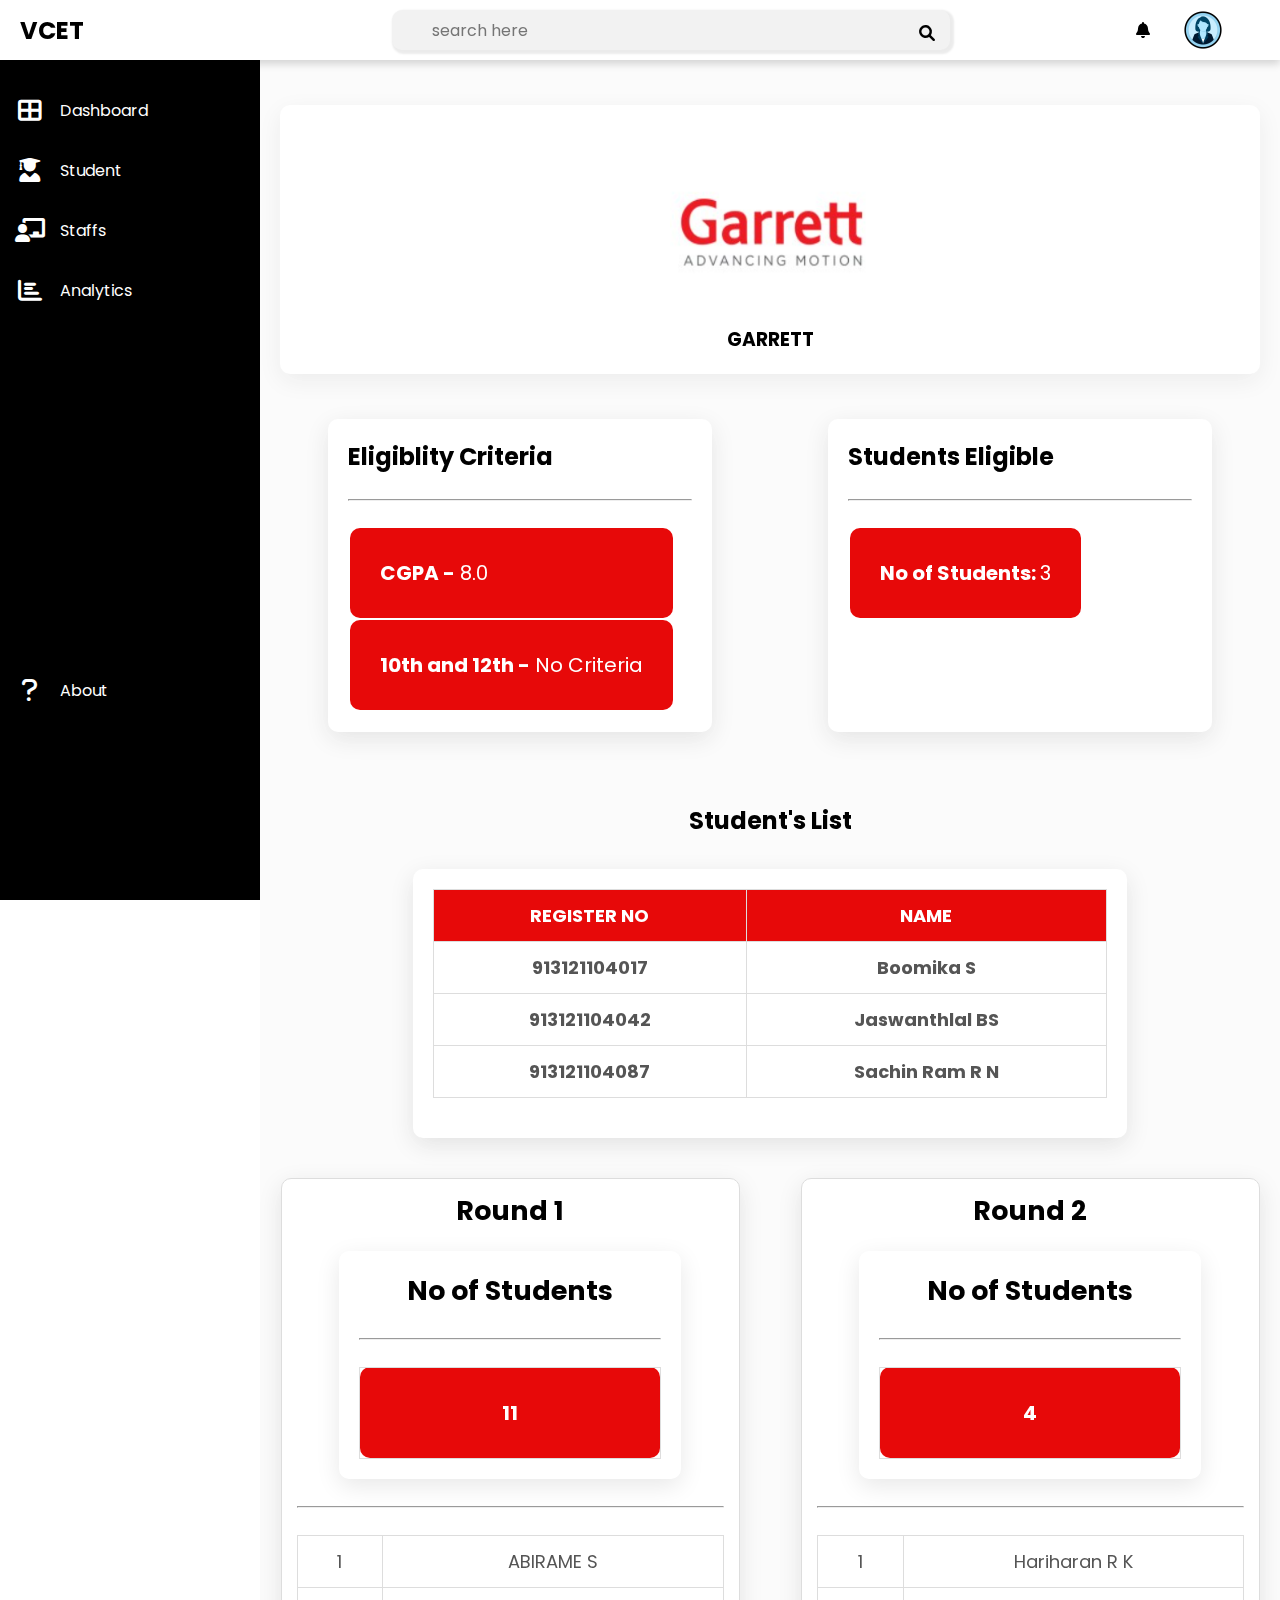
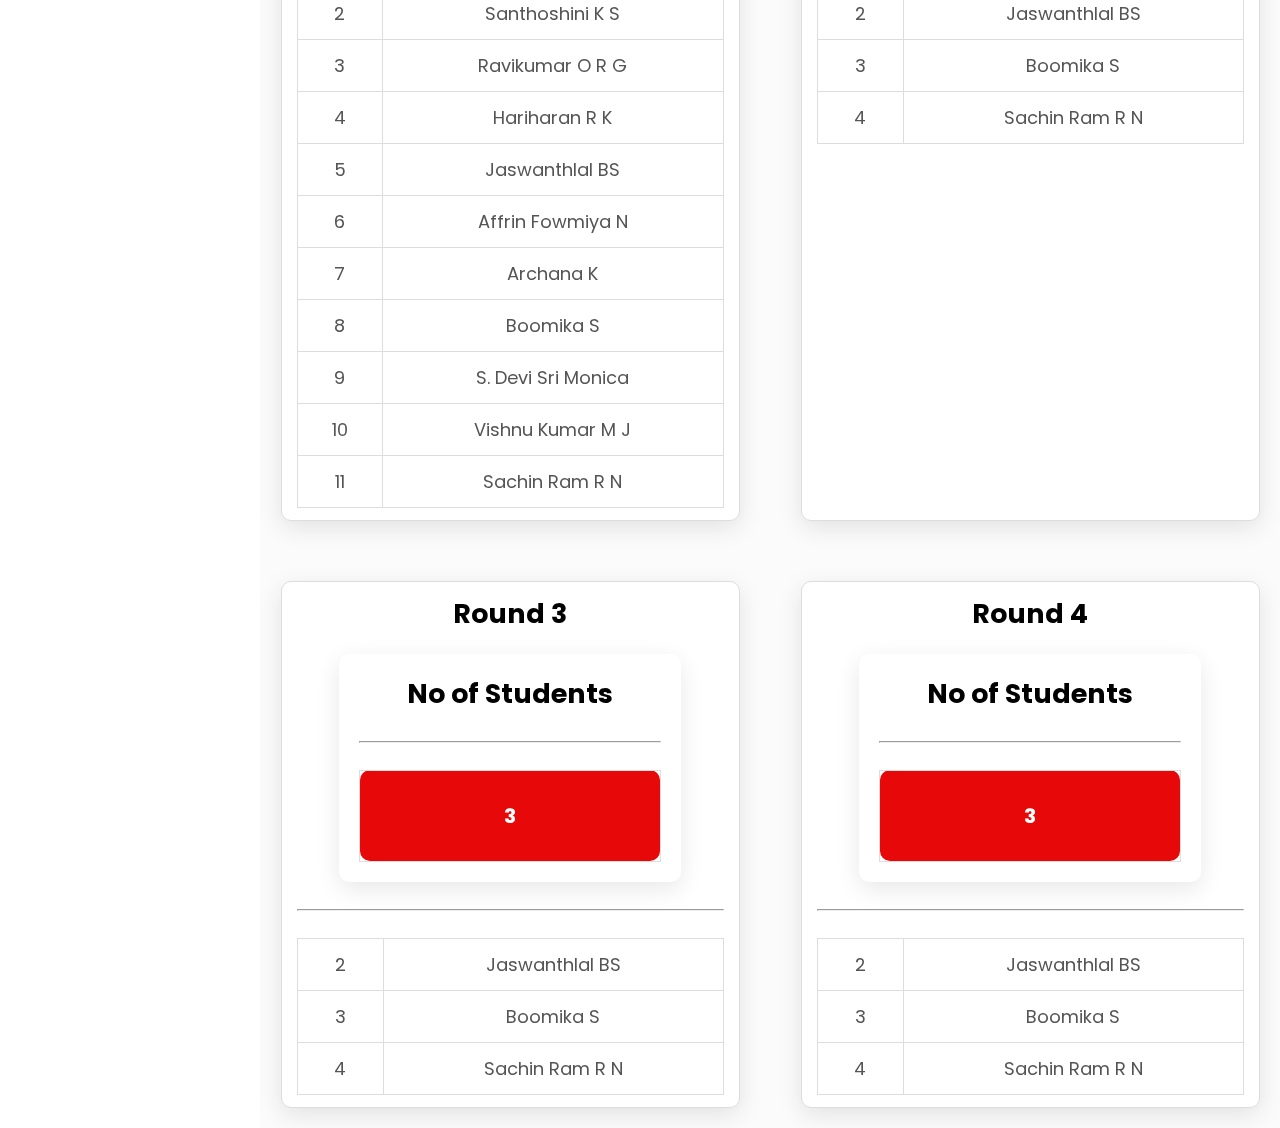
<file: garret.html>
<!DOCTYPE html>
<html lang="en">
<head>
    <meta charset="UTF-8">
    <meta name="viewport" content="width=device-width, initial-scale=1.0">
    <title>students</title>
    <link href="style4.css" rel ="stylesheet">
    <link href="https://cdnjs.cloudflare.com/ajax/libs/font-awesome/6.0.0/css/all.min.css" rel="stylesheet">
    <link href="https://fonts.googleapis.com/css2?family=Poppins:wght@400;500;600&display=swap" rel="stylesheet">

</head>
<style>
    .card {
        text-align: center;
        margin: 20px;
        box-shadow: 0 7px 25px rgba(0, 0, 0, 0.118);
        display: flex;
        flex-direction: column;
        align-items: center;
    }
    .card img {
        width: 120px;
        height: 150px;
        border-radius: 5%;
        margin-bottom: 0;
    }
    .name-data
{
    background-color: #fff;
    padding: 20px;
    border-radius: 10px;
    box-shadow: 0 7px 25px rgba(0, 0, 0, 0.096);
    width: 80%;
    margin-left: 10%;
    
}
.name-data ul {
    list-style-type: none;
    padding: 0;
}

.name-data table td
{
    background-color: rgb(231, 9, 9);
    border-radius: 10px;
    font-size: 20px;
    margin-bottom: 80px;
    margin-top: 60px;
    color: white;
    padding: 30px;
    
    
}
.table
{
    display: grid;
    grid-template-columns: 2fr 2fr ;
    grid-gap: 20px;
    width: 100%;
    padding: 20px;
    padding-top: 0;
}
.span
{
    background-color: white;
    color: black;
}

.student-data {
    margin: 20px auto;
    background-color: #fff;
    border-radius: 10px;
    box-shadow: 0 7px 25px rgba(0, 0, 0, 0.1);
    padding: 20px;
    width: 70%; 
}

.student-data table {
    width: 100%;
    border-collapse: collapse;
    text-align: left;
}

.student-data th, 
.student-data td {
    padding: 12px 15px;
    font-size: 18px;
    border-bottom: 1px solid #ddd; 
    text-align: center;
    border: 1px solid #ddd;
}

.student-data th {
    background-color: rgb(231, 9, 9);
    font-weight: bold;
    color: #333;
    text-transform: uppercase;
}

.student-data tbody tr:hover {
    background-color: rgba(231, 9, 9, 0.181); 
    color: white;
}
.student-data tbody tr:hover{
    color: white;
}

 

.student-data .cardheader {
    text-align: center;
    margin-bottom: 20px;
    font-size: 22px;
    font-weight: bold;
    color: #444;
}

.student-data table td {
    color: #555;
}

.student-data table th {
    color: #ffffff;
}
.card img
{
    height: 200px;
    width: 200px;
}
.h2
{
    text-align: center;
    margin-top: 5%;
}
 

.data {
    display: flex;
    flex-wrap: wrap;
    justify-content: center;
    gap: 20px;
}

.student-data.rounds {
    flex: 1 1 calc(50% - 40px);
    max-width: 45%;
    box-sizing: border-box;
}

.rounds table {
    width: 100%;
    border-collapse: collapse;
    text-align: left;
}

.rounds td {
    padding: 12px 15px;
    font-size: 18px;
    border: 1px solid #ddd;
    text-align: center;
}

.student-data .cardheader {
    text-align: center;
    margin-bottom: 20px;
    font-size: 22px;
    font-weight: bold;
    color: #444;
}

.student-data table td {
    color: #555;
}

.student-data table th {
    color: #ffffff;
}
.h2
{
    text-align: center;
    margin-bottom: 3%;
}


 .rounds
 {
    padding: 12px 15px;
    font-size: 18px;
    border-bottom: 1px solid #ddd; 
    text-align: center;
    border: 1px solid #ddd;
 }  
 .rounds table
 {
    width: 100%;
    border-collapse: collapse;
    text-align: left;
 }
 .rounds .name-data
 {
    margin-top: 20px;
 }
 .rounds .name-data tbody td
 {
    color: rgb(255, 255, 255);
 }
  
</style>
<body>
    <div class="sidebar">
        <ul>
            <li>
                <a href="index.html">
                    <i class="fas fa-th-large"></i>
                    <div>Dashboard</div>
                </a>
            </li>
            <li>
                <a href="student.html">
                    <i class="fas fa-user-graduate"></i>
                    Student
                </a>
            </li>
            <li>
                <a href="staff.html">
                    <i class="fas fa-chalkboard-teacher"></i>
                    <div>Staffs</div>
                </a>
            </li>
            <li>
                <a href="analytics.html">
                    <i class="fas fa-chart-bar"></i>
                    <div>Analytics</div>
                </a>
            </li>
           
            <div class="help"></div>
            <li>
                
                <a href="help.html">
                    <i class="fas fa-question"></i>
                    <div>About</div>
                </a>
            </li>
        </div>
        </ul>
    </div>
    <div class="container">
        <div class="topbar">
            <div class="logo">
                <h2>VCET</h2>
            </div>
            <div class="search">
                <input type="text" id="search" placeholder="search here">
                <label for="search"><i class="fas fa-search"></i></label>
            </div>
            <i class="fas fa-bell"></i>
            <div class="user">
             <img src="./images/user.webp" height="40px" style="margin-left: 10px; margin-top:5px">
            </div>
        </div>
        </div>
        <div class="main">
            <div class="cards">
                <div class="card">
                    <img src="./images/garrett.png">
                    <div class="card-content">
                        <h3>GARRETT</h3>
                        
                    </div>
                </div>
            </div>
                <div class="table">
            <div class="name-data">
                <h2>Eligiblity Criteria</h2><br/><hr/><br/>
                <table>
                    <tbody>
                        <tr><td><strong>CGPA -</strong> 8.0</td></tr>
                        <tr><td><strong>10th and 12th -</strong> No Criteria</td></tr>
                    </tbody>
                </table>
            </div>
            <div class="name-data">
                <h2>Students Eligible</h2><br/><hr/><br/>
                <table>
                    <tbody>
                        <tr><td><strong>No of Students: </strong> 3</td></tr>
                       
                    </tbody>
                </table>
            </div>
            </div>
            <h2 class="h2">Student's List</h2>
            <div class="student-data">
                <div class="details">
                    <div class="cardheader">
                    <table>
                        <thead>
                            <tr>
                               <th>Register NO</th> 
                               <th>Name</th>
                            </tr>
                        </thead>
                        <tbody>
                            
                            <tr>
                                <td>913121104017</td>
                                <td>Boomika S</td>
                            </tr>
                           
                            <tr>
                                <td>913121104042</td>
                                <td>Jaswanthlal BS</td>
                            </tr>

                                <td>913121104087</td>
                                <td>Sachin Ram R N</td>
                            </tr>
                           
                        </tbody>
                    </table>
                </div>
                </div>
            </div>
            <div class="data">
                <div class="student-data rounds">
                    <h2>Round 1</h2> <div class="name-data">
                        <h2>No of Students</h2><br/><hr/><br/>
                        <table>
                            <tbody>
                                <tr><td><strong>11</strong> </td></tr>
                               
                            </tbody>
                        </table>
                    </div><br/><hr/><br/>
                    <table>
                        <tbody>
                            <tr><td>1</td><td>ABIRAME S</td></tr>
                            <tr><td>2</td><td>Santhoshini K S</td></tr>
                            <tr><td>3</td><td>Ravikumar O R G</td></tr>
                            <tr><td>4</td><td>Hariharan R K</td></tr>
                            <tr><td>5</td><td>Jaswanthlal BS</td></tr>
                            <tr><td>6</td><td>Affrin Fowmiya N</td></tr>
                            <tr><td>7</td><td>Archana K</td></tr>
                            <tr><td>8</td><td>Boomika S</td></tr>
                            <tr><td>9</td><td>S. Devi Sri Monica</td></tr>
                            <tr><td>10</td><td>Vishnu Kumar M J</td></tr>
                            <tr><td>11</td><td>Sachin Ram R N</td></tr>


        
                        </tbody>
                    </table>
                </div>
                <div class="student-data rounds">
                    <h2>Round 2</h2> <div class="name-data">
                        <h2>No of Students</h2><br/><hr/><br/>
                        <table>
                            <tbody>
                                <tr><td><strong>4</strong> </td></tr>
                               
                            </tbody>
                        </table>
                    </div><br/><hr/><br/>
                    <table>
                        <tbody>
                            <tr><td>1</td><td>Hariharan R K</td></tr>
                            <tr><td>2</td><td>Jaswanthlal BS</td></tr>
                            <tr><td>3</td><td>Boomika S</td></tr>  
                            <tr><td>4</td><td>Sachin Ram R N</td></tr>
  
                        </tbody>
                    </table>
                </div>
               
                <div class="student-data rounds">
                    <h2>Round 3</h2>  <div class="name-data">
                        <h2>No of Students</h2><br/><hr/><br/>
                        <table>
                            <tbody>
                                <tr><td><strong>3</strong> </td></tr>
                               
                            </tbody>
                        </table>
                    </div><br/><hr/><br/>
                    <table>
                        <tbody>
                            <tr><td>2</td><td>Jaswanthlal BS</td></tr>
                            <tr><td>3</td><td>Boomika S</td></tr>  
                            <tr><td>4</td><td>Sachin Ram R N</td></tr>
                              
                        </tbody>
                    </table>
                </div>
                <div class="student-data rounds">
                    <h2>Round 4</h2>  <div class="name-data">
                        <h2>No of Students</h2><br/><hr/><br/>
                        <table>
                            <tbody>
                                <tr><td><strong>3</strong> </td></tr>
                               
                            </tbody>
                        </table>
                    </div><br/><hr/><br/>
                    <table>
                        <tbody>
                            <tr><td>2</td><td>Jaswanthlal BS</td></tr>
                            <tr><td>3</td><td>Boomika S</td></tr>  
                            <tr><td>4</td><td>Sachin Ram R N</td></tr>
                             
                        </tbody>
                    </table>
                </div>
            </div>
            

            </div>
            </body>
            </html>
</file>
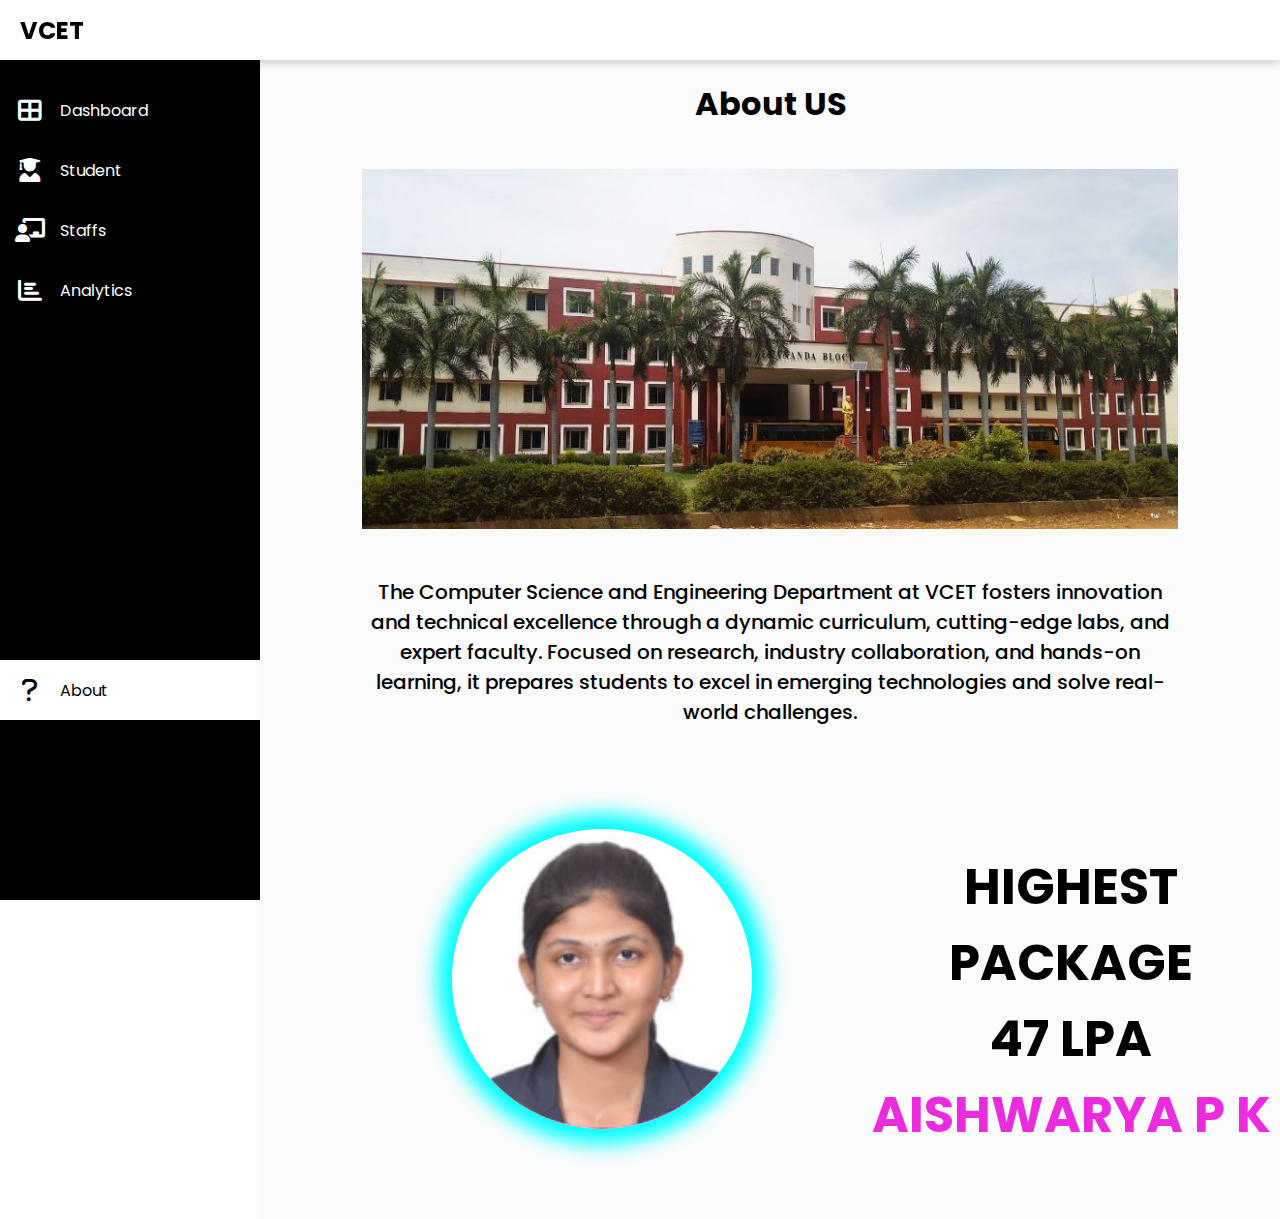
<file: help.html>
<!DOCTYPE html>
<html lang="en">
<head>
    <meta charset="UTF-8">
    <meta name="viewport" content="width=device-width, initial-scale=1.0">
    <title>students</title>
    <link href="style1.css" rel ="stylesheet">
    <link href="https://cdnjs.cloudflare.com/ajax/libs/font-awesome/6.0.0/css/all.min.css" rel="stylesheet">
    <link href="https://fonts.googleapis.com/css2?family=Poppins:wght@400;500;600&display=swap" rel="stylesheet">

</head>
<style>
    
    .first
    {
        background-color: white;
        
        
    }
    .first2
    {
        color: black;
    }
    .sidebar  .fa-question
    {
        color: black;
    }
   
    .filter-container {
        margin-bottom: 20px;
    }
    .filter-container label {
        margin-right: 10px;
    }
    .resultsTable table {
        width: 100%;
        border-collapse: collapse;
    }
    .resultsTable table, th, td {
        border: 1px solid #ddd;
    }
    .resultsTable th, .resultsTabletd {
        padding: 8px;
        text-align: left;
    }
    .searching
    {
        margin-left: 60px;
        max-width: 90%;
    }
    .filter-btn
    {
       
        height: 40px;
        width: 80px;
        background-color: rgb(10, 113, 217);
        border: none;
        
        margin-left: 10px;
        color: white;
        border-radius: 5px;
    }
    .filter-btn:hover
    {
        font-size: 15px;
        box-shadow: 0 0 10px rgba(0, 0, 0, 0.216);
        background-color: rgb(14, 103, 193);
    }
    .main h1
    {
        text-align: center;
        margin-top: 20px;
        margin-bottom: 4%;
    }
    .main img
    {
        margin-left: 10%;
        width: 80%;
        margin-bottom: 4%;
    }
    .main p
    {
        max-width: 80%;
        text-align: center;
        margin-left: 10%;
        margin-bottom: 4%;
        font-weight: 500;
        font-size: 20px;
    }
   .bar2
   {
    display: grid;
    grid-template-columns: repeat(2fr 1fr);
    display: flex;
    flex-direction: row;
    margin-top: 10%;
    margin-bottom: 30px;
    margin-left: 10%;
   }
    .bar2 img 
    {
        height: 300px;
        width: 300px;
        margin-left: 30%;
        box-shadow: 0 0px 20px 15px cyan;
        border-radius: 100%;

    }
    .bar2 img:hover
    {
        box-shadow: 0 0px 20px 15px rgb(255, 0, 230); 
    }
     .bar2 h2
    {
        color: rgb(255, 0, 0);
       margin-left: 100px;
        font-size: 30px;
        font-family:Verdana, Geneva, Tahoma, sans-serif;
    }
    .bar2  h1
    {
        color: rgb(0, 0, 0);
        font-size: 50px;
        margin-left: 200px;
    
    }
    .bar2 .s1
    {
        color: rgb(234, 44, 222);
    }
    .bar2 .s2
    {
        color: rgb(0, 0, 0);
        font-size: 30px;
    }
   
</style> 
<body>
    <div class="sidebar">
        <ul>
            <li>
                <a href="index.html">
                    <i class="fas fa-th-large"></i>
                    <div>Dashboard</div>
                </a>
            </li>
            <li>
                <a  href="student.html">
                    <i class="fas fa-user-graduate"></i>
                    <div >Student</div>
                </a>
            </li>
            <li>
                <a href="staff.html">
                    <i class="fas fa-chalkboard-teacher"></i>
                    <div>Staffs</div>
                </a>
            </li>
            <li>
                <a href="analytics.html">
                    <i class="fas fa-chart-bar"></i>
                    <div>Analytics</div>
                </a>
            </li>
           
            <div class="help"></div>
            <li>
                
                <a class="first" href="help.html">
                    <i  class="fas fa-question"></i>
                    <div class="first2">About</div>
                </a>
            </li>
        </div>
        </ul>
    </div>
    <div class="container">
        <div class="topbar">
            <div class="logo">
                <h2>VCET</h2>
            </div>
        </div>
        </div>
        <div class="main">
            <h1>About US</h1>
            <img src="./images/VCET.jpeg">
            <p>The Computer Science and Engineering Department at VCET fosters innovation and technical excellence through a dynamic curriculum, cutting-edge labs, and expert faculty. Focused on research, industry collaboration, and hands-on learning, it prepares students to excel in emerging technologies and solve real-world challenges.</p>
       <section class="bar2">
        <a href="./poster.html"><img src="./images/image (1).png"></a>
            <h1>HIGHEST PACKAGE <br/>47 LPA <br/><span class="s1">AISHWARYA P K</span><BR/></h1>

           </div></section>
        </div>
    
        </body>
</file>
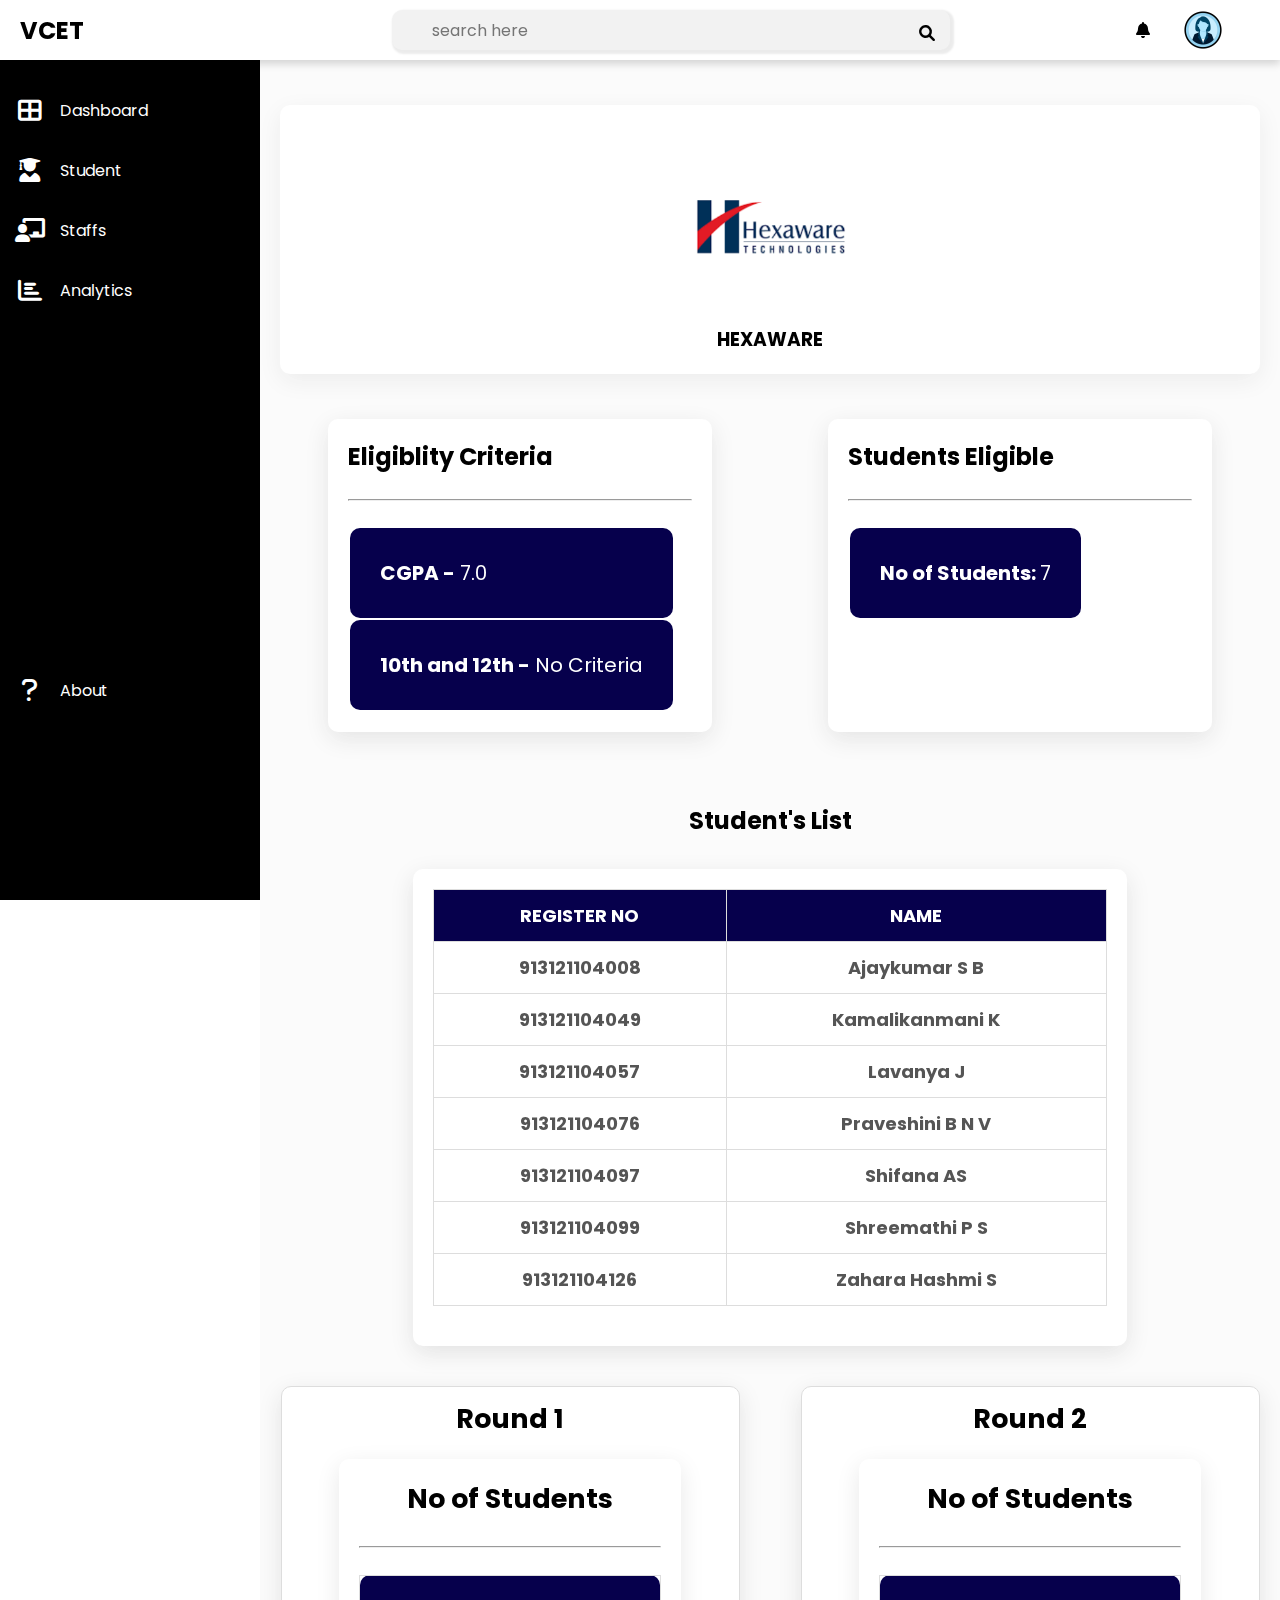
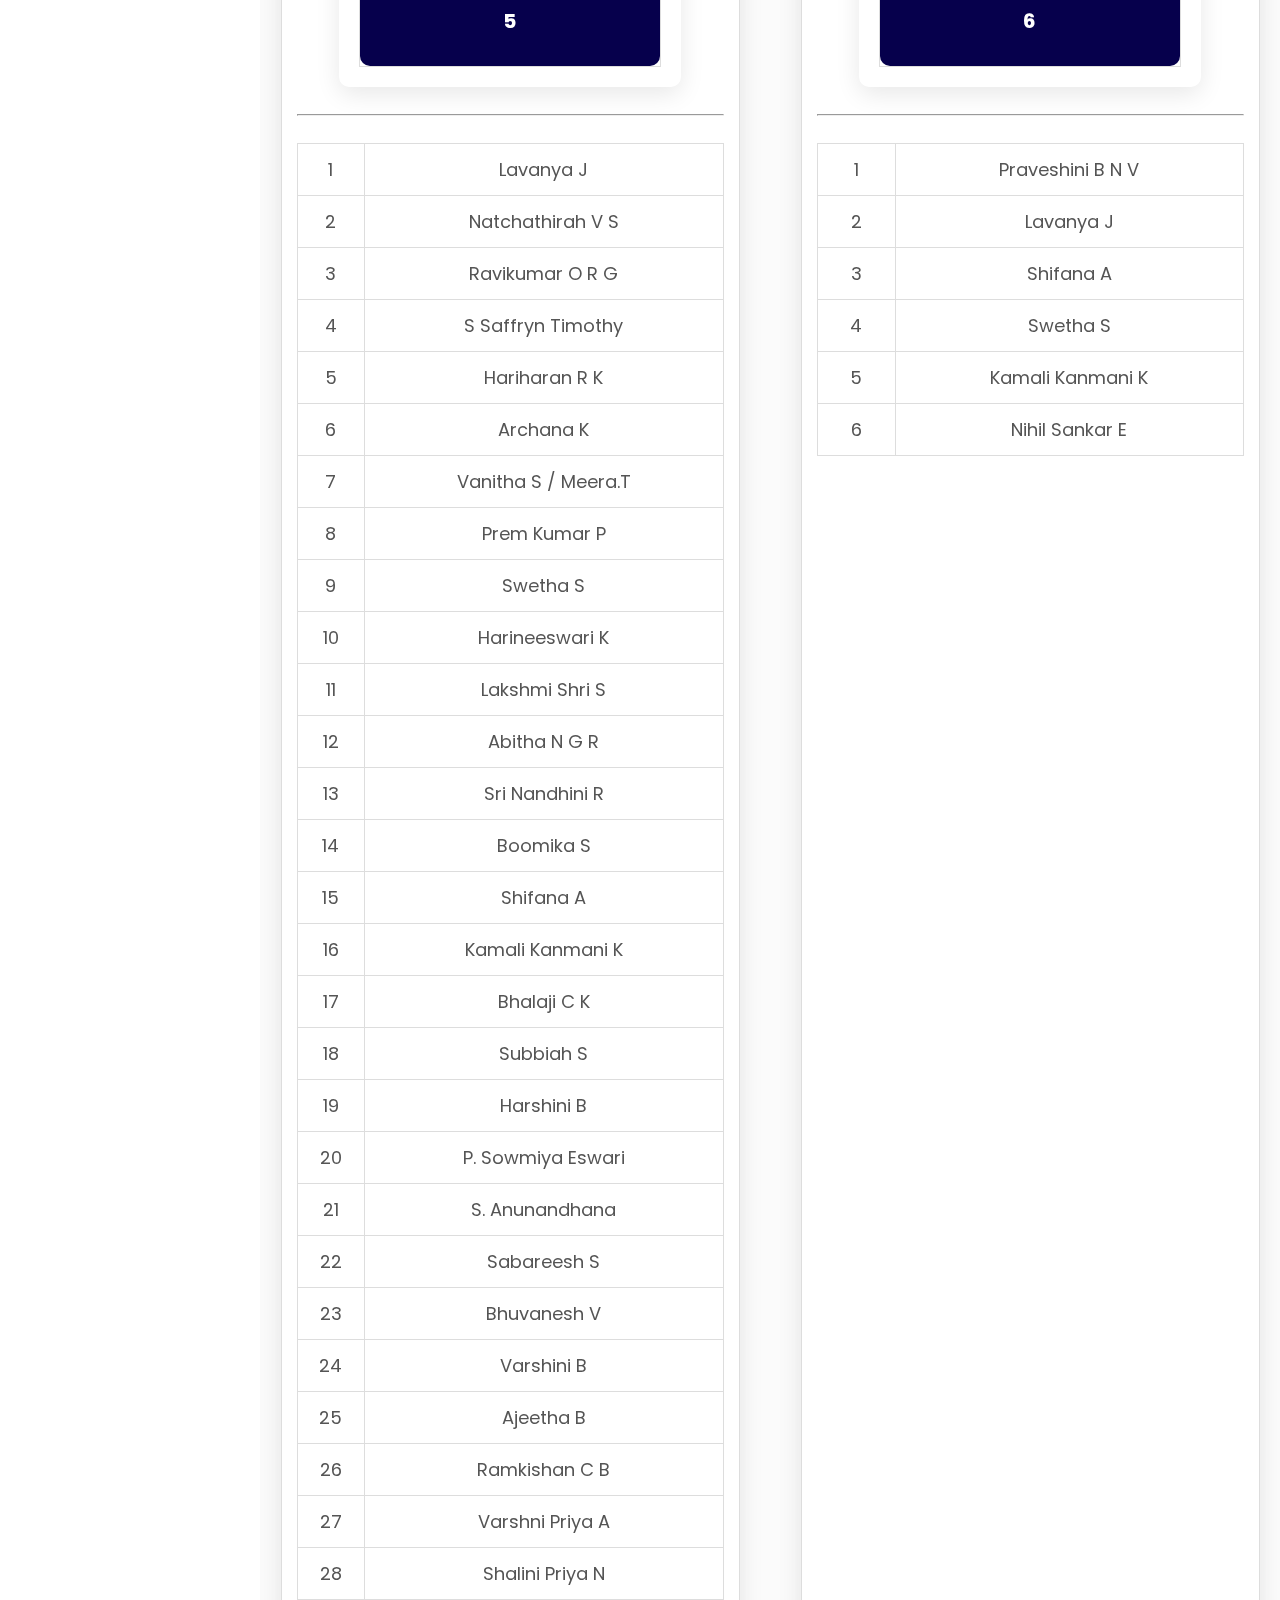
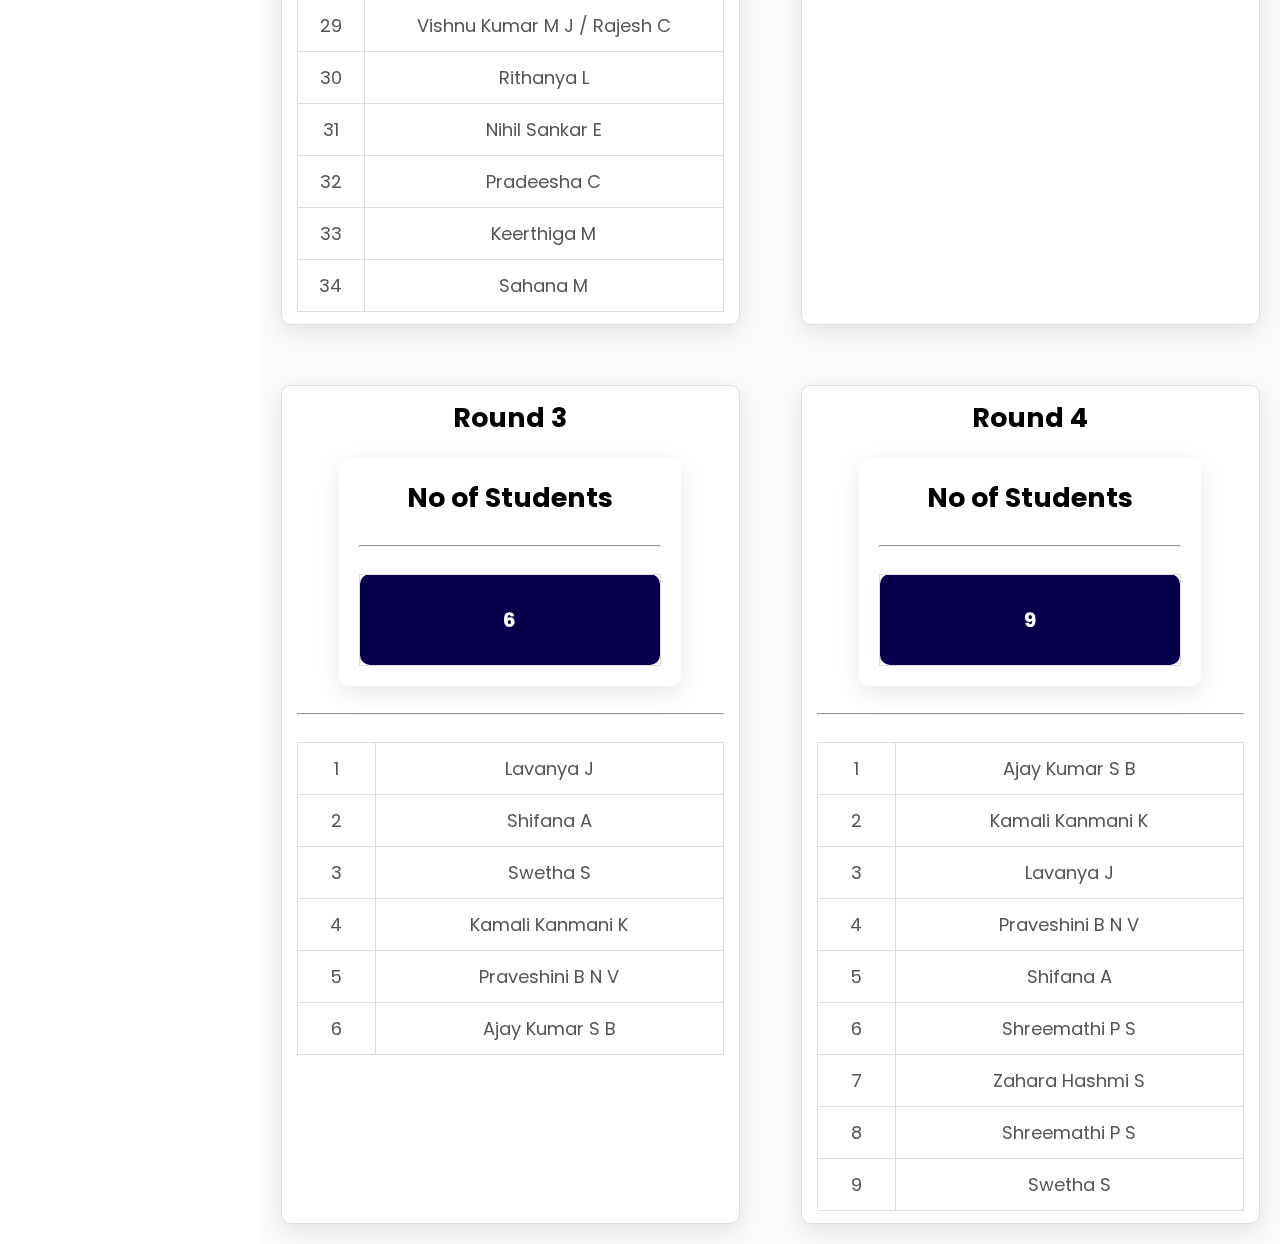
<file: hex.html>
<!DOCTYPE html>
<html lang="en">
<head>
    <meta charset="UTF-8">
    <meta name="viewport" content="width=device-width, initial-scale=1.0">
    <title>students</title>
    <link href="style4.css" rel ="stylesheet">
    <link href="https://cdnjs.cloudflare.com/ajax/libs/font-awesome/6.0.0/css/all.min.css" rel="stylesheet">
    <link href="https://fonts.googleapis.com/css2?family=Poppins:wght@400;500;600&display=swap" rel="stylesheet">

</head>
<style>
    .card {
        text-align: center;
        margin: 20px;
        box-shadow: 0 7px 25px rgba(0, 0, 0, 0.118);
        display: flex;
        flex-direction: column;
        align-items: center;
    }
    .card img {
        width: 120px;
        height: 150px;
        border-radius: 5%;
        margin-bottom: 0;
    }
    .name-data
{
    background-color: #fff;
    padding: 20px;
    border-radius: 10px;
    box-shadow: 0 7px 25px rgba(0, 0, 0, 0.096);
    width: 80%;
    margin-left: 10%;
    
}
.name-data ul {
    list-style-type: none;
    padding: 0;
}

.name-data table td
{
    background-color: rgb(6, 0, 76);
    border-radius: 10px;
    font-size: 20px;
    margin-bottom: 80px;
    margin-top: 60px;
    color: white;
    padding: 30px;
    
    
}
.table
{
    display: grid;
    grid-template-columns: 2fr 2fr ;
    grid-gap: 20px;
    width: 100%;
    padding: 20px;
    padding-top: 0;
}
.span
{
    background-color: white;
    color: black;
}

.student-data {
    margin: 20px auto;
    background-color: #fff;
    border-radius: 10px;
    box-shadow: 0 7px 25px rgba(0, 0, 0, 0.1);
    padding: 20px;
    width: 70%; 
}

.student-data table {
    width: 100%;
    border-collapse: collapse;
    text-align: left;
}

.student-data th, 
.student-data td {
    padding: 12px 15px;
    font-size: 18px;
    border-bottom: 1px solid #ddd; 
    text-align: center;
    border: 1px solid #ddd;
}

.student-data th {
    background-color: rgb(6, 0, 76);
    font-weight: bold;
    color: #333;
    text-transform: uppercase;
}

.student-data tbody tr:hover {
    background-color: rgba(6, 0, 76, 0.356); 
    color: white;
}
.student-data tbody tr:hover{
    color: white;
}

 

.student-data .cardheader {
    text-align: center;
    margin-bottom: 20px;
    font-size: 22px;
    font-weight: bold;
    color: #444;
}

.student-data table td {
    color: #555;
}

.student-data table th {
    color: #ffffff;
}
.card img
{
    height: 200px;
    width: 200px;
}
.h2
{
    text-align: center;
    margin-top: 5%;
}
 

.data {
    display: flex;
    flex-wrap: wrap;
    justify-content: center;
    gap: 20px;
}

.student-data.rounds {
    flex: 1 1 calc(50% - 40px);
    max-width: 45%;
    box-sizing: border-box;
}

.rounds table {
    width: 100%;
    border-collapse: collapse;
    text-align: left;
}

.rounds td {
    padding: 12px 15px;
    font-size: 18px;
    border: 1px solid #ddd;
    text-align: center;
}

.student-data .cardheader {
    text-align: center;
    margin-bottom: 20px;
    font-size: 22px;
    font-weight: bold;
    color: #444;
}

.student-data table td {
    color: #555;
}

.student-data table th {
    color: #ffffff;
}
.h2
{
    text-align: center;
    margin-bottom: 3%;
}


 .rounds
 {
    padding: 12px 15px;
    font-size: 18px;
    border-bottom: 1px solid #ddd; 
    text-align: center;
    border: 1px solid #ddd;
 }  
 .rounds table
 {
    width: 100%;
    border-collapse: collapse;
    text-align: left;
 }
 .rounds .name-data
 {
    margin-top: 20px;
 }
 .rounds .name-data tbody td
 {
    color: rgb(255, 255, 255);
 }
  
</style>
<body>
    <div class="sidebar">
        <ul>
            <li>
                <a href="index.html">
                    <i class="fas fa-th-large"></i>
                    <div>Dashboard</div>
                </a>
            </li>
            <li>
                <a href="student.html">
                    <i class="fas fa-user-graduate"></i>
                    Student
                </a>
            </li>
            <li>
                <a href="staff.html">
                    <i class="fas fa-chalkboard-teacher"></i>
                    <div>Staffs</div>
                </a>
            </li>
            <li>
                <a href="analytics.html">
                    <i class="fas fa-chart-bar"></i>
                    <div>Analytics</div>
                </a>
            </li>
           
            <div class="help"></div>
            <li>
                
                <a href="help.html">
                    <i class="fas fa-question"></i>
                    <div>About</div>
                </a>
            </li>
        </div>
        </ul>
    </div>
    <div class="container">
        <div class="topbar">
            <div class="logo">
                <h2>VCET</h2>
            </div>
            <div class="search">
                <input type="text" id="search" placeholder="search here">
                <label for="search"><i class="fas fa-search"></i></label>
            </div>
            <i class="fas fa-bell"></i>
            <div class="user">
             <img src="./images/user.webp" height="40px" style="margin-left: 10px; margin-top:5px">
            </div>
        </div>
        </div>
        <div class="main">
            <div class="cards">
                <div class="card">
                    <img src="./images/hexa.png">
                    <div class="card-content">
                        <h3>HEXAWARE</h3>
                        
                    </div>
                </div>
            </div>
                <div class="table">
            <div class="name-data">
                <h2>Eligiblity Criteria</h2><br/><hr/><br/>
                <table>
                    <tbody>
                        <tr><td><strong>CGPA -</strong> 7.0</td></tr>
                        <tr><td><strong>10th and 12th -</strong> No Criteria</td></tr>
                    </tbody>
                </table>
            </div>
            <div class="name-data">
                <h2>Students Eligible</h2><br/><hr/><br/>
                <table>
                    <tbody>
                        <tr><td><strong>No of Students: </strong> 7</td></tr>
                       
                    </tbody>
                </table>
            </div>
            </div>
            <h2 class="h2">Student's List</h2>
            <div class="student-data">
                <div class="details">
                    <div class="cardheader">
                    <table>
                        <thead>
                            <tr>
                               <th>Register NO</th> 
                               <th>Name</th>
                            </tr>
                        </thead>
                        <tbody>
                            <tr>
                                <td>913121104008</td>
                                <td>Ajaykumar S B</td>
                            </tr>
                            <tr>
                                <td>913121104049</td>
                                <td>Kamalikanmani K</td>
                            </tr>
                            <tr>
                                <td>913121104057</td>
                                <td>Lavanya J</td>
                            </tr>
                            <tr>
                                <td>913121104076</td>
                                <td>Praveshini B N V</td>
                            </tr>
                            <tr>
                                <td>913121104097</td>
                                <td>Shifana AS</td>
                            </tr>
                            <tr>
                                <td>913121104099</td>
                                <td>Shreemathi P S</td>
                            </tr>
                            <tr>
                                <td>913121104126</td>
                                <td>Zahara Hashmi S</td>
                            </tr>
                            

                        </tbody>
                    </table>
                </div>
                </div>
            </div>
            <div class="data">
                <div class="student-data rounds">
                    <h2>Round 1</h2> <div class="name-data">
                        <h2>No of Students</h2><br/><hr/><br/>
                        <table>
                            <tbody>
                                <tr><td><strong>5 </strong> </td></tr>
                               
                            </tbody>
                        </table>
                    </div><br/><hr/><br/>
                    <table>
                        <tbody>
                                <tr><td>1</td><td>Lavanya J</td></tr>
                                <tr><td>2</td><td>Natchathirah V S</td></tr>
                                <tr><td>3</td><td>Ravikumar O R G</td></tr>
                                <tr><td>4</td><td>S Saffryn Timothy</td></tr>
                                <tr><td>5</td><td>Hariharan R K</td></tr>
                                <tr><td>6</td><td>Archana K</td></tr>
                                <tr><td>7</td><td>Vanitha S / Meera.T</td></tr>
                                <tr><td>8</td><td>Prem Kumar P</td></tr>
                                <tr><td>9</td><td>Swetha S</td></tr>
                                <tr><td>10</td><td>Harineeswari K</td></tr>
                                <tr><td>11</td><td>Lakshmi Shri S</td></tr>
                                <tr><td>12</td><td>Abitha N G R</td></tr>
                                <tr><td>13</td><td>Sri Nandhini R</td></tr>
                                <tr><td>14</td><td>Boomika S</td></tr>
                                <tr><td>15</td><td>Shifana A</td></tr>
                                <tr><td>16</td><td>Kamali Kanmani K</td></tr>
                                <tr><td>17</td><td>Bhalaji C K</td></tr>
                                <tr><td>18</td><td>Subbiah S</td></tr>
                                <tr><td>19</td><td>Harshini B</td></tr>
                                <tr><td>20</td><td>P. Sowmiya Eswari</td></tr>
                                <tr><td>21</td><td>S. Anunandhana</td></tr>
                                <tr><td>22</td><td>Sabareesh S</td></tr>
                                <tr><td>23</td><td>Bhuvanesh V</td></tr>
                                <tr><td>24</td><td>Varshini B</td></tr>
                                <tr><td>25</td><td>Ajeetha B</td></tr>
                                <tr><td>26</td><td>Ramkishan C B</td></tr>
                                <tr><td>27</td><td>Varshni Priya A</td></tr>
                                <tr><td>28</td><td>Shalini Priya N</td></tr>
                                <tr><td>29</td><td>Vishnu Kumar M J / Rajesh C</td></tr>
                                <tr><td>30</td><td>Rithanya L</td></tr>
                                <tr><td>31</td><td>Nihil Sankar E</td></tr>
                                <tr><td>32</td><td>Pradeesha C</td></tr>
                                <tr><td>33</td><td>Keerthiga M</td></tr>
                                <tr><td>34</td><td>Sahana M</td></tr>

        
                        </tbody>
                    </table>
                </div>
                <div class="student-data rounds">
                    <h2>Round 2</h2> <div class="name-data">
                        <h2>No of Students</h2><br/><hr/><br/>
                        <table>
                            <tbody>
                                <tr><td><strong>6</strong> </td></tr>
                               
                            </tbody>
                        </table>
                    </div><br/><hr/><br/>
                    <table>
                        <tbody>
                            <tr><td>1</td><td>Praveshini B N V</td></tr>
                            <tr><td>2</td><td>Lavanya J</td></tr>
                            <tr><td>3</td><td>Shifana A</td></tr>
                            <tr><td>4</td><td>Swetha S</td></tr>
                            <tr><td>5</td><td>Kamali Kanmani K</td></tr>
                            <tr><td>6</td><td>Nihil Sankar E</td></tr>

                            
                        </tbody>
                    </table>
                </div>
               
                <div class="student-data rounds">
                    <h2>Round 3</h2>  <div class="name-data">
                        <h2>No of Students</h2><br/><hr/><br/>
                        <table>
                            <tbody>
                                <tr><td><strong>6</strong> </td></tr>
                               
                            </tbody>
                        </table>
                    </div><br/><hr/><br/>
                    <table>
                        <tbody>
                            <tr><td>1</td><td>Lavanya J</td></tr>
                            <tr><td>2</td><td>Shifana A</td></tr>
                            <tr><td>3</td><td>Swetha S</td></tr>
                            <tr><td>4</td><td>Kamali Kanmani K</td></tr>
                            <tr><td>5</td><td>Praveshini B N V</td></tr>
                            <tr><td>6</td><td>Ajay Kumar S B</td></tr>
                            
                              
                        </tbody>
                    </table>
                </div>
                <div class="student-data rounds">
                    <h2>Round 4</h2>  <div class="name-data">
                        <h2>No of Students</h2><br/><hr/><br/>
                        <table>
                            <tbody>
                                <tr><td><strong>9</strong> </td></tr>
                               
                            </tbody>
                        </table>
                    </div><br/><hr/><br/>
                    <table>
                        <tbody>
                            <tr><td>1</td><td>Ajay Kumar S B</td></tr>
                            <tr><td>2</td><td>Kamali Kanmani K</td></tr>
                            <tr><td>3</td><td>Lavanya J</td></tr>
                            <tr><td>4</td><td>Praveshini B N V</td></tr>
                            <tr><td>5</td><td>Shifana A</td></tr>
                            <tr><td>6</td><td>Shreemathi P S</td></tr>
                            <tr><td>7</td><td>Zahara Hashmi S</td></tr>
                            <tr><td>8</td><td>Shreemathi P S</td></tr>
                            <tr><td>9</td><td>Swetha S</td></tr>

                             
                        </tbody>
                    </table>
                </div>
            </div>
            

            </div>
            </body>
            </html>
</file>
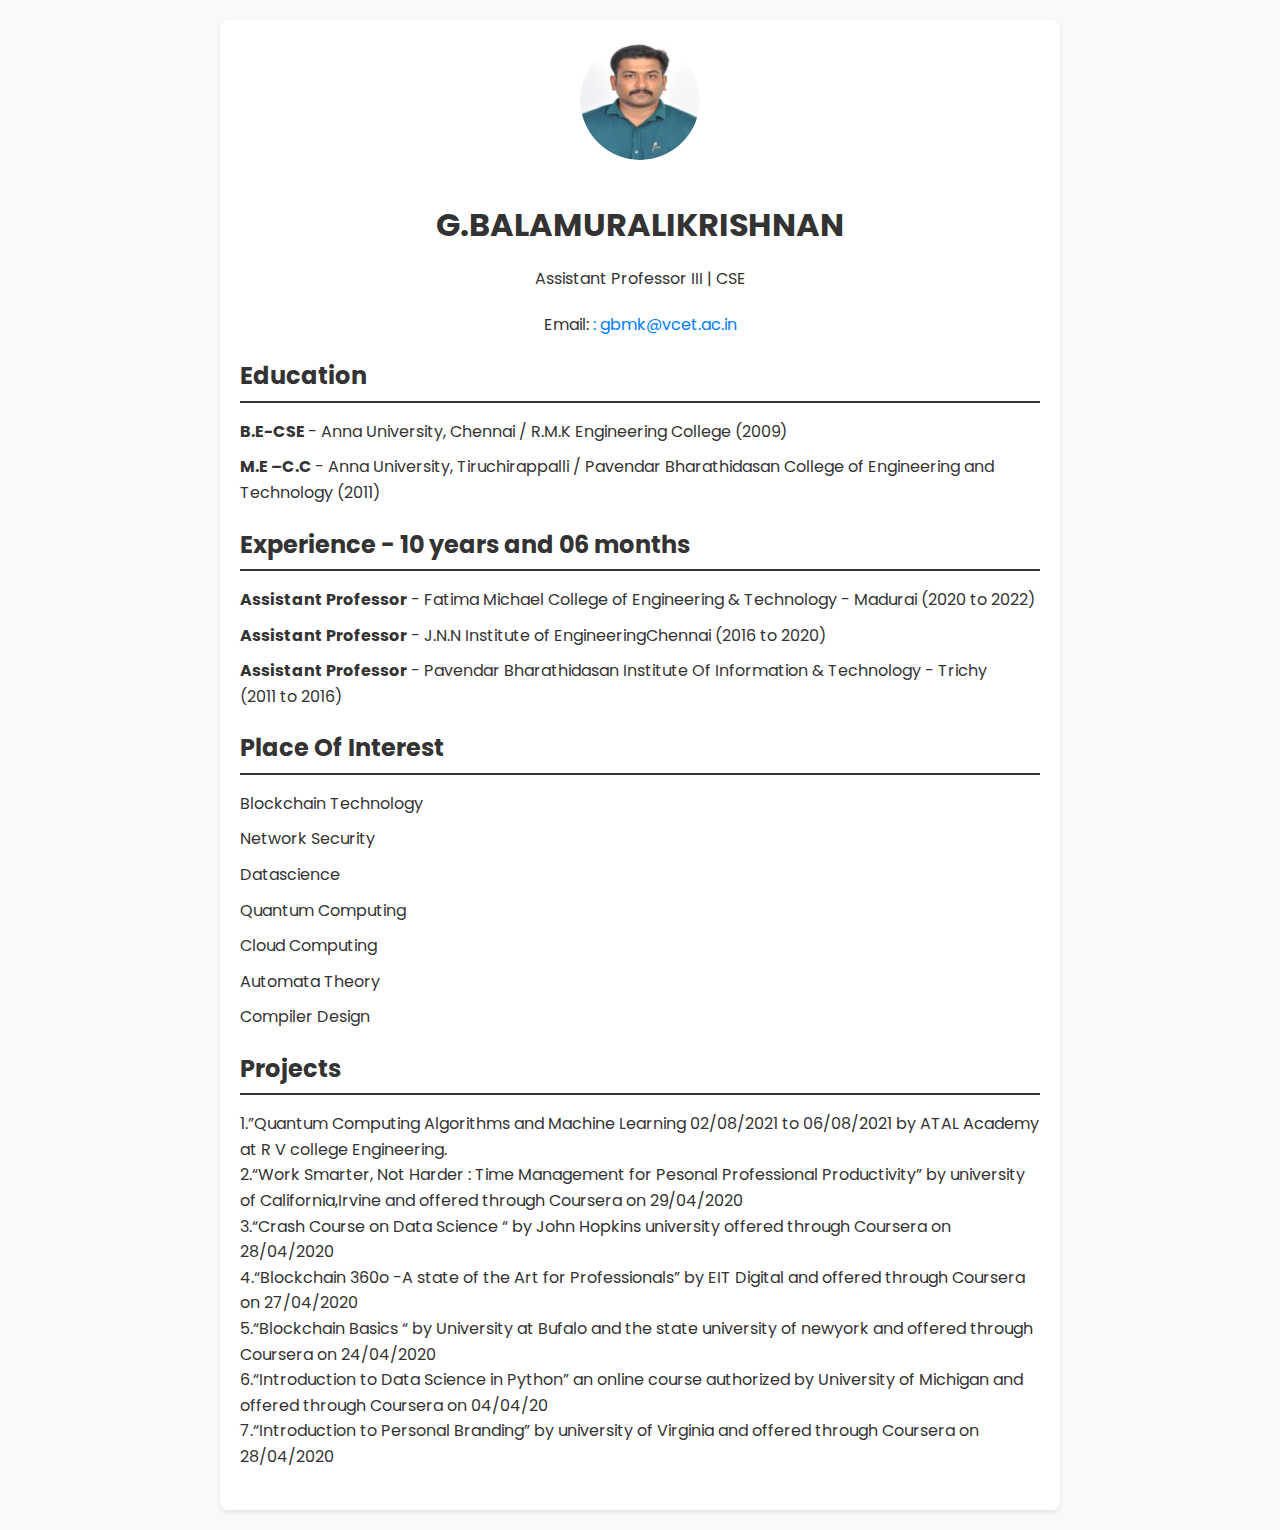
<file: index5.html>
<!DOCTYPE html>
<html lang="en">
<head>
    <meta charset="UTF-8">
    <meta name="viewport" content="width=device-width, initial-scale=1.0">
    <title>Mr.BalaMuraliKrishnan</title>
    <link href="https://fonts.googleapis.com/css2?family=Poppins:wght@300;400;600&display=swap" rel="stylesheet">
    <style>
        body {
            font-family: 'Poppins', sans-serif;
            margin: 0;
            padding: 0;
            line-height: 1.6;
            background-color: #f9f9f9;
            color: #333;
        }
        .container {
            max-width: 800px;
            margin: 20px auto;
            background: #fff;
            padding: 20px;
            border-radius: 8px;
            box-shadow: 0 2px 5px rgba(0, 0, 0, 0.1);
        }
        h1, h2, h3 {
            color: #333;
        }
        h1 {
            font-size: 2em;
            margin-bottom: 10px;
        }
        h2 {
            font-size: 1.5em;
            margin-bottom: 10px;
            border-bottom: 2px solid #333;
            padding-bottom: 5px;
        }
        .header {
            text-align: center;
            margin-bottom: 20px;
        }
        .header img {
            width: 120px;
            height: 120px;
            border-radius: 50%;
            margin-bottom: 10px;
        }
        .contact {
            text-align: center;
            margin-bottom: 20px;
        }
        .contact a {
            text-decoration: none;
            color: #007BFF;
        }
        .section {
            margin-bottom: 20px;
        }
        .section ul {
            list-style-type: none;
            padding: 0;
        }
        .section ul li {
            margin-bottom: 10px;
        }
    </style>
</head>
<body>
    <div class="container">
        <div class="header">
            <img src="./images/b.png">
            <h1>G.BALAMURALIKRISHNAN</h1>
            <p>Assistant Professor III | CSE </p>
        </div>
        <div class="contact">
            <p>Email: <a href="mailto: gbmk@vcet.ac.in">: gbmk@vcet.ac.in</a></p>
        </div>
        <div class="section">
            <h2>Education</h2>
            <ul>
                <li><strong>B.E-CSE </strong> - Anna University,
                    Chennai / R.M.K
                    Engineering College (2009)</li>
                    <li><strong>M.E –C.C </strong> - Anna University,
                        Tiruchirappalli /
                        Pavendar Bharathidasan
                        College of Engineering
                        and Technology (2011)</li>
               
            </ul>
        </div>
        <div class="section">
            <h2>Experience - 10 years and 06 months </h2>
            <ul>
                <li><strong>Assistant Professor</strong> - Fatima Michael College of
                    Engineering & Technology -
                    Madurai (2020 to 2022)</li>
                    <li><strong>Assistant Professor</strong> - J.N.N Institute of EngineeringChennai (2016 to 2020)</li>
                    <li><strong>Assistant Professor</strong> - Pavendar Bharathidasan
                        Institute Of Information &
                        Technology - Trichy<br/>
                        (2011 to 2016)</li>
            </ul>
        </div>
        <div class="section">
            <h2>Place Of Interest</h2>
            <ul>
                <li>Blockchain Technology</li>
                <li>Network Security</li>
                <li>Datascience</li>
                <li>Quantum Computing</li>
                <li>Cloud Computing</li>
                <li>Automata Theory</li>
                <li>Compiler Design</li>
                
            </ul>
        </div>
        <div class="section">
            <h2>Projects</h2>
            <ul>
                1.”Quantum Computing Algorithms and Machine Learning 02/08/2021 to 06/08/2021 by
 ATAL Academy at R V college Engineering.
<br/>2.“Work Smarter, Not Harder : Time Management for Pesonal Professional Productivity” by
university of California,Irvine and offered through Coursera on 29/04/2020
<br/>3.“Crash Course on Data Science “ by John Hopkins university offered through Coursera on
28/04/2020
<br/>4.“Blockchain 360o
-A state of the Art for Professionals” by EIT Digital and offered through Coursera
on 27/04/2020
<br/>5.“Blockchain Basics “ by University at Bufalo and the state university of newyork and offered
through Coursera on 24/04/2020
<br/>6.“Introduction to Data Science in Python” an online course authorized by University of Michigan and
offered through Coursera on 04/04/20
<br/>7.“Introduction to Personal Branding” by university of Virginia and offered through Coursera on
28/04/2020
            </ul>
        </div>
      
    </div>
</body>
</html>
</file>
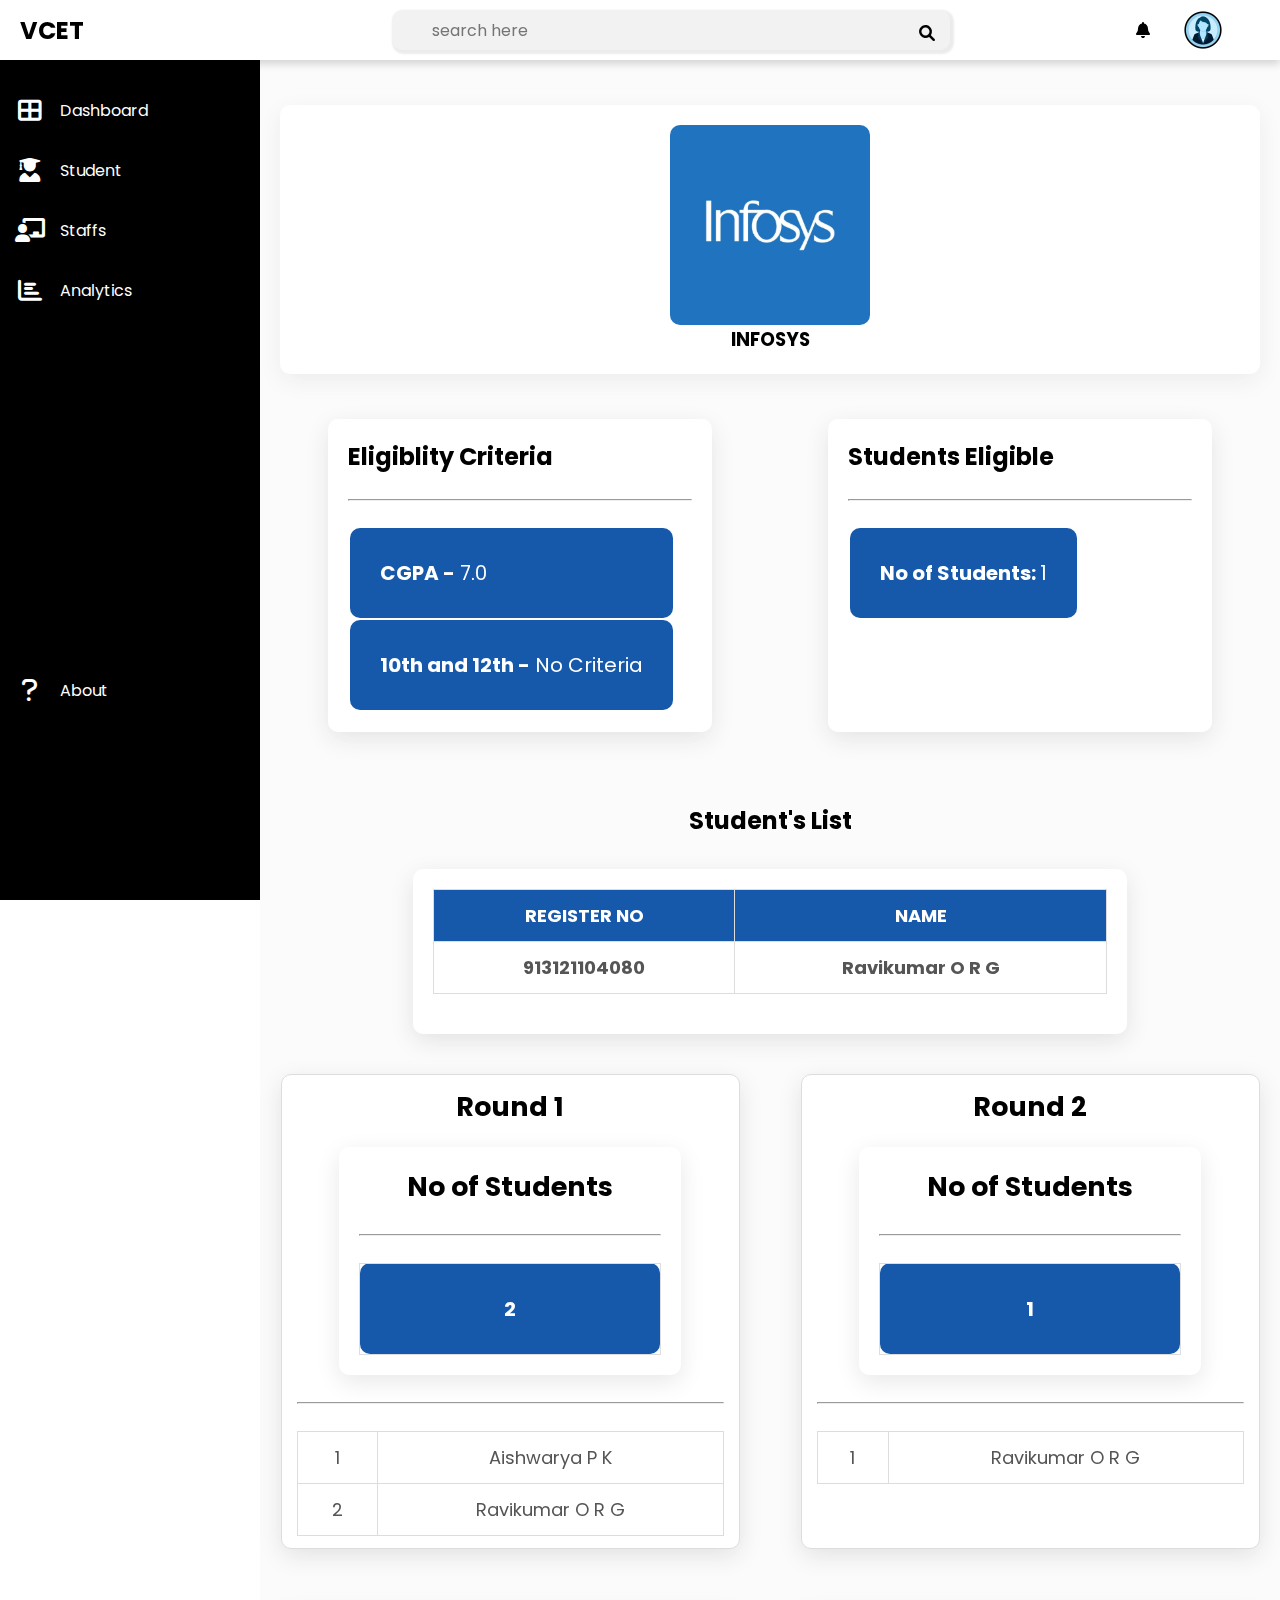
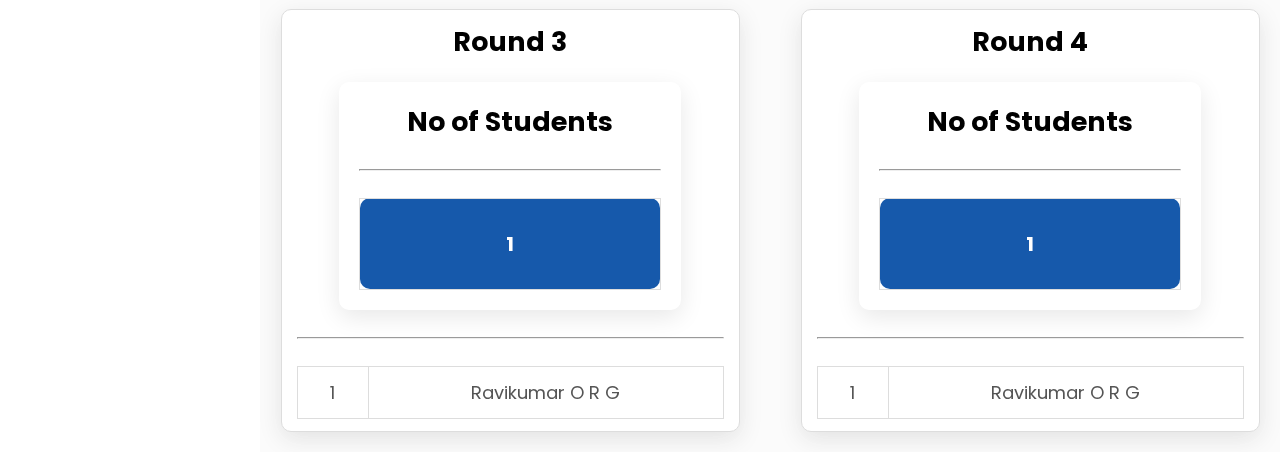
<file: infosys.html>
<!DOCTYPE html>
<html lang="en">
<head>
    <meta charset="UTF-8">
    <meta name="viewport" content="width=device-width, initial-scale=1.0">
    <title>students</title>
    <link href="style4.css" rel ="stylesheet">
    <link href="https://cdnjs.cloudflare.com/ajax/libs/font-awesome/6.0.0/css/all.min.css" rel="stylesheet">
    <link href="https://fonts.googleapis.com/css2?family=Poppins:wght@400;500;600&display=swap" rel="stylesheet">

</head>
<style>
    .card {
        text-align: center;
        margin: 20px;
        box-shadow: 0 7px 25px rgba(0, 0, 0, 0.118);
        display: flex;
        flex-direction: column;
        align-items: center;
    }
    .card img {
        width: 120px;
        height: 150px;
        border-radius: 5%;
        margin-bottom: 0;
    }
    .name-data
{
    background-color: #fff;
    padding: 20px;
    border-radius: 10px;
    box-shadow: 0 7px 25px rgba(0, 0, 0, 0.096);
    width: 80%;
    margin-left: 10%;
    
}
.name-data ul {
    list-style-type: none;
    padding: 0;
}

.name-data table td
{
    background-color: rgb(22, 89, 171);
    border-radius: 10px;
    font-size: 20px;
    margin-bottom: 80px;
    margin-top: 60px;
    color: white;
    padding: 30px;
    
    
}
.table
{
    display: grid;
    grid-template-columns: 2fr 2fr ;
    grid-gap: 20px;
    width: 100%;
    padding: 20px;
    padding-top: 0;
}
.span
{
    background-color: white;
    color: black;
}

.student-data {
    margin: 20px auto;
    background-color: #fff;
    border-radius: 10px;
    box-shadow: 0 7px 25px rgba(0, 0, 0, 0.1);
    padding: 20px;
    width: 70%; 
}

.student-data table {
    width: 100%;
    border-collapse: collapse;
    text-align: left;
}

.student-data th, 
.student-data td {
    padding: 12px 15px;
    font-size: 18px;
    border-bottom: 1px solid #ddd; 
    text-align: center; 
    border: 1px solid #ddd;
}

.student-data th {
    background-color: rgb(22, 89, 171);
    font-weight: bold;
    color: #333;
    text-transform: uppercase;
}

.student-data tbody tr:hover {
    background-color: rgba(22, 89, 171, 0.268); 
    color: white;
}
.student-data tbody tr:hover{
    color: white;
}

 

.student-data .cardheader {
    text-align: center;
    margin-bottom: 20px;
    font-size: 22px;
    font-weight: bold;
    color: #444;
}

.student-data table td {
    color: #555;
}

.student-data table th {
    color: #ffffff;
}
.card img
{
    height: 200px;
    width: 200px;
}
.h2
{
    text-align: center;
    margin-top: 5%;
}
 

.data {
    display: flex;
    flex-wrap: wrap;
    justify-content: center;
    gap: 20px;
}

.student-data.rounds {
    flex: 1 1 calc(50% - 40px);
    max-width: 45%;
    box-sizing: border-box;
}

.rounds table {
    width: 100%;
    border-collapse: collapse;
    text-align: left;
}

.rounds td {
    padding: 12px 15px;
    font-size: 18px;
    border: 1px solid #ddd;
    text-align: center;
}

.student-data .cardheader {
    text-align: center;
    margin-bottom: 20px;
    font-size: 22px;
    font-weight: bold;
    color: #444;
}

.student-data table td {
    color: #555;
}

.student-data table th {
    color: #ffffff;
}
.h2
{
    text-align: center;
    margin-bottom: 3%;
}


 .rounds
 {
    padding: 12px 15px;
    font-size: 18px;
    border-bottom: 1px solid #ddd; 
    text-align: center;
    border: 1px solid #ddd;
 }  
 .rounds table
 {
    width: 100%;
    border-collapse: collapse;
    text-align: left;
 }
 .rounds .name-data
 {
    margin-top: 20px;
 }
 .rounds .name-data tbody td
 {
    color: rgb(255, 255, 255);
 }
  
</style>
<body>
    <div class="sidebar">
        <ul>
            <li>
                <a href="index.html">
                    <i class="fas fa-th-large"></i>
                    <div>Dashboard</div>
                </a>
            </li>
            <li>
                <a href="student.html">
                    <i class="fas fa-user-graduate"></i>
                    Student
                </a>
            </li>
            <li>
                <a href="staff.html">
                    <i class="fas fa-chalkboard-teacher"></i>
                    <div>Staffs</div>
                </a>
            </li>
            <li>
                <a href="analytics.html">
                    <i class="fas fa-chart-bar"></i>
                    <div>Analytics</div>
                </a>
            </li>
           
            <div class="help"></div>
            <li>
                
                <a href="help.html">
                    <i class="fas fa-question"></i>
                    <div>About</div>
                </a>
            </li>
        </div>
        </ul>
    </div>
    <div class="container">
        <div class="topbar">
            <div class="logo">
                <h2>VCET</h2>
            </div>
            <div class="search">
                <input type="text" id="search" placeholder="search here">
                <label for="search"><i class="fas fa-search"></i></label>
            </div>
            <i class="fas fa-bell"></i>
            <div class="user">
             <img src="./images/user.webp" height="40px" style="margin-left: 10px; margin-top:5px">
            </div>
        </div>
        </div>
        <div class="main">
            <div class="cards">
                <div class="card">
                    <img src="./images/infosys.png">
                    <div class="card-content">
                        <h3>INFOSYS</h3>
                        
                    </div>
                </div>
            </div>
                <div class="table">
            <div class="name-data">
                <h2>Eligiblity Criteria</h2><br/><hr/><br/>
                <table>
                    <tbody>
                        <tr><td><strong>CGPA -</strong> 7.0</td></tr>
                        <tr><td><strong>10th and 12th -</strong> No Criteria</td></tr>
                    </tbody>
                </table>
            </div>
            <div class="name-data">
                <h2>Students Eligible</h2><br/><hr/><br/>
                <table>
                    <tbody>
                        <tr><td><strong>No of Students: </strong> 1</td></tr>
                       
                    </tbody>
                </table>
            </div>
            </div>
            <h2 class="h2">Student's List</h2>
            <div class="student-data">
                <div class="details">
                    <div class="cardheader">
                    <table>
                        <thead>
                            <tr>
                               <th>Register NO</th> 
                               <th>Name</th>
                            </tr>
                        </thead>
                        <tbody>
                            <tr>
                                <td>913121104080</td>
                                <td>Ravikumar O R G</td>
                            </tr>
                           

                        </tbody>
                    </table>
                </div>
                </div>
            </div>
            <div class="data">
                <div class="student-data rounds">
                    <h2>Round 1</h2> <div class="name-data">
                        <h2>No of Students</h2><br/><hr/><br/>
                        <table>
                            <tbody>
                                <tr><td><strong>2</strong> </td></tr>
                               
                            </tbody>
                        </table>
                    </div><br/><hr/><br/>
                    <table>
                        <tbody>
                            <tr><td>1</td><td>Aishwarya P K</td></tr>
                            <tr><td>2</td><td>Ravikumar O R G</td></tr>
                            
        
                        </tbody>
                    </table>
                </div>
                <div class="student-data rounds">
                    <h2>Round 2</h2> <div class="name-data">
                        <h2>No of Students</h2><br/><hr/><br/>
                        <table>
                            <tbody>
                                <tr><td><strong>1</strong> </td></tr>
                               
                            </tbody>
                        </table>
                    </div><br/><hr/><br/>
                    <table>
                        <tbody>
                            <tr><td>1</td><td>Ravikumar O R G</td></tr>
                            
                        </tbody>
                    </table>
                </div>
               
                <div class="student-data rounds">
                    <h2>Round 3</h2>  <div class="name-data">
                        <h2>No of Students</h2><br/><hr/><br/>
                        <table>
                            <tbody>
                                <tr><td><strong>1</strong> </td></tr>
                               
                            </tbody>
                        </table>
                    </div><br/><hr/><br/>
                    <table>
                        <tbody>
                            <tr><td>1</td><td>Ravikumar O R G</td></tr>
                              
                        </tbody>
                    </table>
                </div>
                <div class="student-data rounds">
                    <h2>Round 4</h2>  <div class="name-data">
                        <h2>No of Students</h2><br/><hr/><br/>
                        <table>
                            <tbody>
                                <tr><td><strong>1</strong> </td></tr>
                               
                            </tbody>
                        </table>
                    </div><br/><hr/><br/>
                    <table>
                        <tbody>
                            <tr><td>1</td><td>Ravikumar O R G</td></tr>
                             
                        </tbody>
                    </table>
                </div>
            </div>
            

            </div>
            </body>
            </html>
</file>
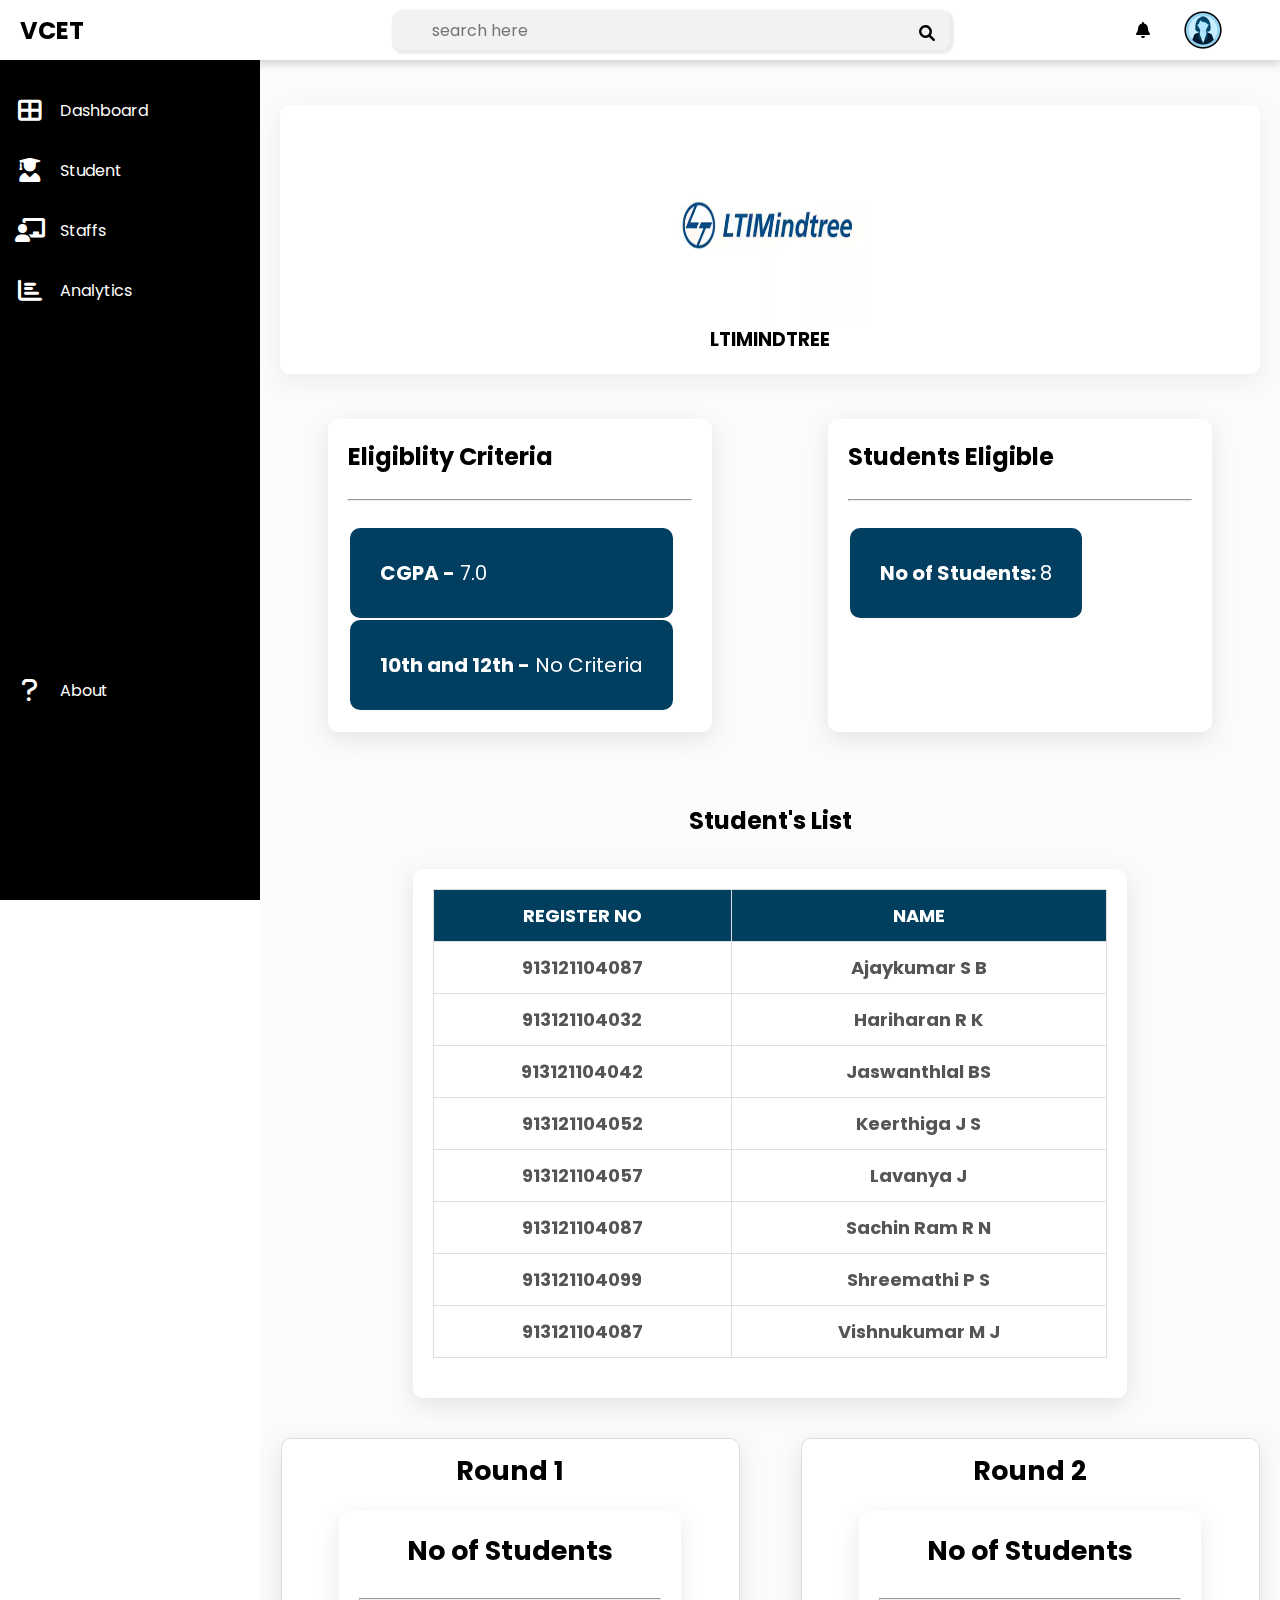
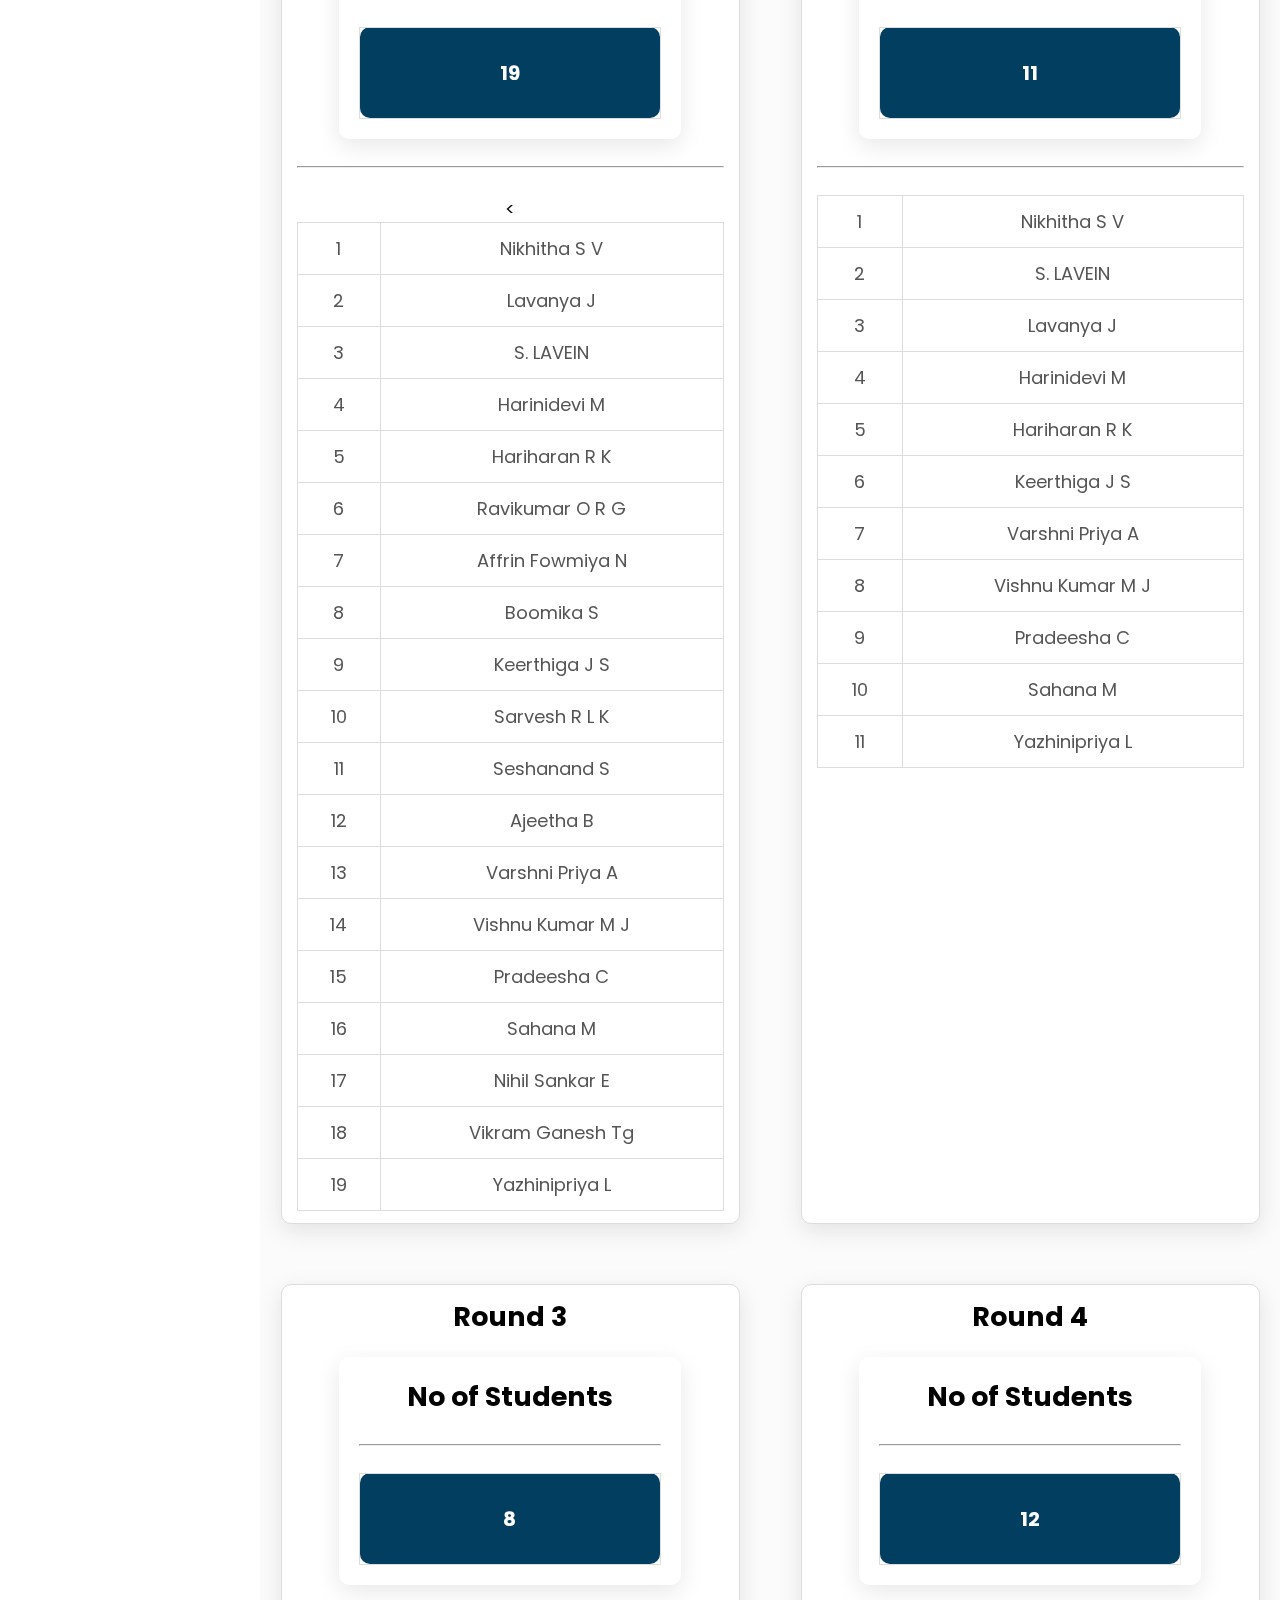
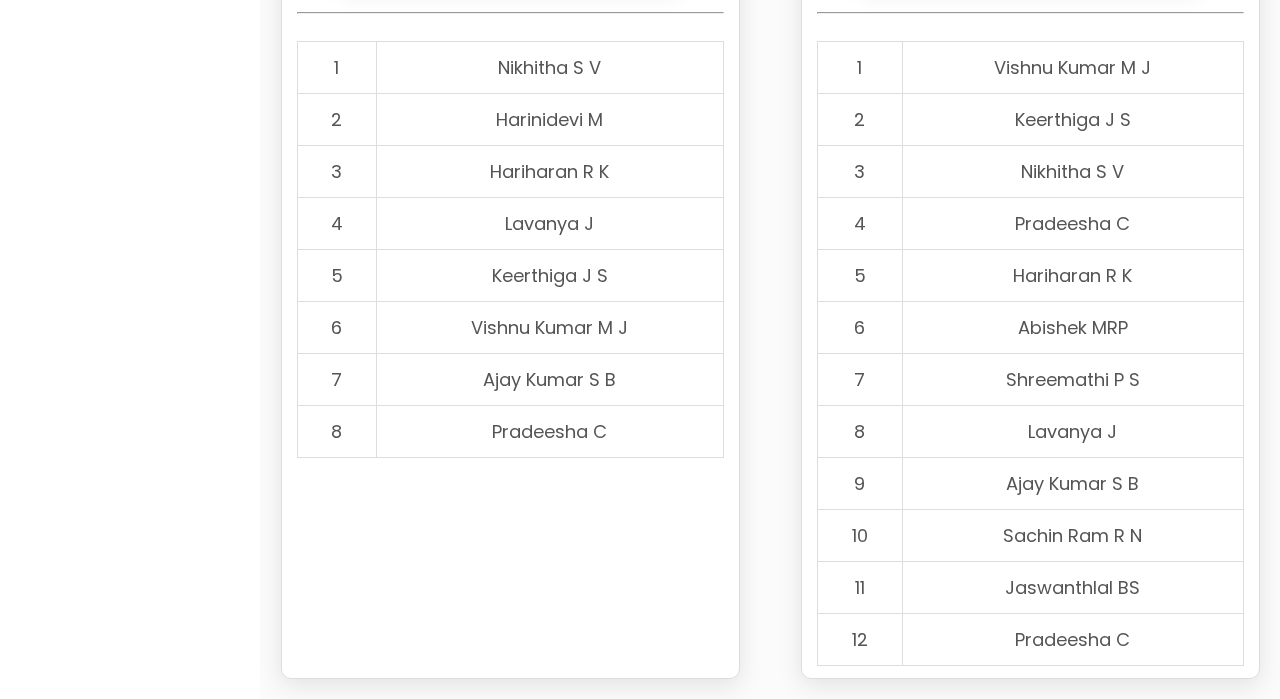
<file: l&t.html>
<!DOCTYPE html>
<html lang="en">
<head>
    <meta charset="UTF-8">
    <meta name="viewport" content="width=device-width, initial-scale=1.0">
    <title>students</title>
    <link href="style4.css" rel ="stylesheet">
    <link href="https://cdnjs.cloudflare.com/ajax/libs/font-awesome/6.0.0/css/all.min.css" rel="stylesheet">
    <link href="https://fonts.googleapis.com/css2?family=Poppins:wght@400;500;600&display=swap" rel="stylesheet">

</head>
<style>
    .card {
        text-align: center;
        margin: 20px;
        box-shadow: 0 7px 25px rgba(0, 0, 0, 0.118);
        display: flex;
        flex-direction: column;
        align-items: center;
    }
    .card img {
        width: 120px;
        height: 150px;
        border-radius: 5%;
        margin-bottom: 0;
    }
    .name-data
{
    background-color: #fff;
    padding: 20px;
    border-radius: 10px;
    box-shadow: 0 7px 25px rgba(0, 0, 0, 0.096);
    width: 80%;
    margin-left: 10%;
    
}
.name-data ul {
    list-style-type: none;
    padding: 0;
}

.name-data table td
{
    background-color: rgb(2, 62, 95);
    border-radius: 10px;
    font-size: 20px;
    margin-bottom: 80px;
    margin-top: 60px;
    color: white;
    padding: 30px;
    
    
}
.table
{
    display: grid;
    grid-template-columns: 2fr 2fr ;
    grid-gap: 20px;
    width: 100%;
    padding: 20px;
    padding-top: 0;
}
.span
{
    background-color: white;
    color: black;
}

.student-data {
    margin: 20px auto;
    background-color: #fff;
    border-radius: 10px;
    box-shadow: 0 7px 25px rgba(0, 0, 0, 0.1);
    padding: 20px;
    width: 70%; 
    
}

.student-data table {
    width: 100%;
    border-collapse: collapse;
    text-align: left;
}

.student-data th, 
.student-data td {
    padding: 12px 15px;
    font-size: 18px;
    border-bottom: 1px solid #ddd; 
    text-align: center;
    border: 1px solid #ddd;
}

.student-data th {
    background-color: rgb(2, 63, 95);
    font-weight: bold;
    color: #333;
    text-transform: uppercase;
}

.student-data tbody tr:hover {
    background-color: rgba(2, 63, 95, 0.348); 
    color: white;
}
.student-data tbody tr:hover{
    color: white;
}

 

.student-data .cardheader {
    text-align: center;
    margin-bottom: 20px;
    font-size: 22px;
    font-weight: bold;
    color: #444;
}

.student-data table td {
    color: #555;
}

.student-data table th {
    color: #ffffff;
}
.card img
{
    height: 200px;
    width: 200px;
}
.h2
{
    text-align: center;
    margin-top: 5%;
}


.data {
    display: flex;
    flex-wrap: wrap;
    justify-content: center;
    gap: 20px;
}

.student-data.rounds {
    flex: 1 1 calc(50% - 40px);
    max-width: 45%;
    box-sizing: border-box;
}

.rounds table {
    width: 100%;
    border-collapse: collapse;
    text-align: left;
}

.rounds td {
    padding: 12px 15px;
    font-size: 18px;
    border: 1px solid #ddd;
    text-align: center;
}

.student-data .cardheader {
    text-align: center;
    margin-bottom: 20px;
    font-size: 22px;
    font-weight: bold;
    color: #444;
}

.student-data table td {
    color: #555;
}

.student-data table th {
    color: #ffffff;
}
.h2
{
    text-align: center;
    margin-bottom: 3%;
}


 .rounds
 {
    padding: 12px 15px;
    font-size: 18px;
    border-bottom: 1px solid #ddd; 
    text-align: center;
    border: 1px solid #ddd;
 }  
 .rounds table
 {
    width: 100%;
    border-collapse: collapse;
    text-align: left;
 }
 .rounds .name-data
 {
    margin-top: 20px;
 }
 .rounds .name-data tbody td
 {
    color: rgb(255, 255, 255);
 }

</style>
<body>
    <div class="sidebar">
        <ul>
            <li>
                <a href="index.html">
                    <i class="fas fa-th-large"></i>
                    <div>Dashboard</div>
                </a>
            </li>
            <li>
                <a href="student.html">
                    <i class="fas fa-user-graduate"></i>
                    Student
                </a>
            </li>
            <li>
                <a href="staff.html">
                    <i class="fas fa-chalkboard-teacher"></i>
                    <div>Staffs</div>
                </a>
            </li>
            <li>
                <a href="analytics.html">
                    <i class="fas fa-chart-bar"></i>
                    <div>Analytics</div>
                </a>
            </li>
           
            <div class="help"></div>
            <li>
                
                <a href="help.html">
                    <i class="fas fa-question"></i>
                    <div>About</div>
                </a>
            </li>
        </div>
        </ul>
    </div>
    <div class="container">
        <div class="topbar">
            <div class="logo">
                <h2>VCET</h2>
            </div>
            <div class="search">
                <input type="text" id="search" placeholder="search here">
                <label for="search"><i class="fas fa-search"></i></label>
            </div>
            <i class="fas fa-bell"></i>
            <div class="user">
             <img src="./images/user.webp" height="40px" style="margin-left: 10px; margin-top:5px">
            </div>
        </div>
        </div>
        <div class="main">
            <div class="cards">
                <div class="card">
                    <img src="./images/l & t.png">
                    <div class="card-content">
                        <h3>LTIMINDTREE</h3>
                        
                    </div>
                </div>
            </div>
                <div class="table">
            <div class="name-data">
                <h2>Eligiblity Criteria</h2><br/><hr/><br/>
                <table>
                    <tbody>
                        <tr><td><strong>CGPA -</strong> 7.0</td></tr>
                        <tr><td><strong>10th and 12th -</strong> No Criteria</td></tr>
                    </tbody>
                </table>
            </div>
            <div class="name-data">
                <h2>Students Eligible</h2><br/><hr/><br/>
                <table>
                    <tbody>
                        <tr><td><strong>No of Students: </strong>8</td></tr>
                       
                    </tbody>
                </table>
            </div>
            </div>
            
            <h2 class="h2">Student's List</h2>
            <div class="student-data">
                <div class="details">
                    <div class="cardheader">
                    <table>
                        <thead>
                            <tr>
                               <th>Register NO</th> 
                               <th>Name</th>
                            </tr>
                        </thead>
                        <tbody>
                            
                           <tr>
                                <td>913121104087</td>
                                <td>Ajaykumar S B</td>
                            </tr>
                            <tr>
                                <td>913121104032</td>
                                <td>Hariharan R K</td>
                            </tr>
                            
                            <tr>
                                <td>913121104042</td>
                                <td>Jaswanthlal BS</td>
                            </tr>
                            <tr>
                                <td>913121104052</td>
                                <td>Keerthiga J S</td>
                            </tr>
                            
                            <tr>
                                <td>913121104057</td>
                                <td>Lavanya J</td>
                            </tr>
                            <tr>
                                <td>913121104087</td>
                                <td>Sachin Ram R N</td>
                            </tr>
                            <tr>
                                <td>913121104099</td>
                                <td>Shreemathi P S</td>
                            </tr>
                            
                            
                            <tr>
                                <td>913121104087</td>
                                <td>Vishnukumar M J</td>
                            </tr>
                            

                            
                            

                        </tbody>
                    </table>
                </div>
                </div>
            </div>
            <div class="data">
                <div class="student-data rounds">
                    <h2>Round 1</h2> <div class="name-data">
                        <h2>No of Students</h2><br/><hr/><br/>
                        <table>
                            <tbody>
                                <tr><td><strong>19</strong> </td></tr>
                               
                            </tbody>
                        </table>
                    </div><br/><hr/><br/>
                    <table>
                        <tbody>
                            <<tr><td>1</td><td>Nikhitha S V</td></tr>
                            <tr><td>2</td><td>Lavanya J</td></tr>
                            <tr><td>3</td><td>S. LAVEIN</td></tr>
                            <tr><td>4</td><td>Harinidevi M</td></tr>
                            <tr><td>5</td><td>Hariharan R K</td></tr>
                            <tr><td>6</td><td>Ravikumar O R G</td></tr>
                            <tr><td>7</td><td>Affrin Fowmiya N</td></tr>
                            <tr><td>8</td><td>Boomika S</td></tr>
                            <tr><td>9</td><td>Keerthiga J S</td></tr>
                            <tr><td>10</td><td>Sarvesh R L K</td></tr>
                            <tr><td>11</td><td>Seshanand S</td></tr>
                            <tr><td>12</td><td>Ajeetha B</td></tr>
                            <tr><td>13</td><td>Varshni Priya A</td></tr>
                            <tr><td>14</td><td>Vishnu Kumar M J</td></tr>
                            <tr><td>15</td><td>Pradeesha C</td></tr>
                            <tr><td>16</td><td>Sahana M</td></tr>
                            <tr><td>17</td><td>Nihil Sankar E</td></tr>
                            <tr><td>18</td><td>Vikram Ganesh Tg</td></tr>
                            <tr><td>19</td><td>Yazhinipriya L</td></tr>
                            
        
                        </tbody>
                    </table>
                </div>
                <div class="student-data rounds">
                    <h2>Round 2</h2> <div class="name-data">
                        <h2>No of Students</h2><br/><hr/><br/>
                        <table>
                            <tbody>
                                <tr><td><strong>11</strong> </td></tr>
                               
                            </tbody>
                        </table>
                    </div><br/><hr/><br/>
                    <table>
                        <tbody>
                            <tr><td>1</td><td>Nikhitha S V</td></tr>
                            <tr><td>2</td><td>S. LAVEIN</td></tr>
                            <tr><td>3</td><td>Lavanya J</td></tr>
                            <tr><td>4</td><td>Harinidevi M</td></tr>
                            <tr><td>5</td><td>Hariharan R K</td></tr>
                            <tr><td>6</td><td>Keerthiga J S</td></tr>
                            <tr><td>7</td><td>Varshni Priya A</td></tr>
                            <tr><td>8</td><td>Vishnu Kumar M J</td></tr>
                            <tr><td>9</td><td>Pradeesha C</td></tr>
                            <tr><td>10</td><td>Sahana M</td></tr>
                            <tr><td>11</td><td>Yazhinipriya L</td></tr>

                            
                        </tbody>
                    </table>
                </div>
               
                <div class="student-data rounds">
                    <h2>Round 3</h2>  <div class="name-data">
                        <h2>No of Students</h2><br/><hr/><br/>
                        <table>
                            <tbody>
                                <tr><td><strong>8</strong> </td></tr>
                               
                            </tbody>
                        </table>
                    </div><br/><hr/><br/>
                    <table>
                        <tbody>
                            <tr><td>1</td><td>Nikhitha S V</td></tr>
                            <tr><td>2</td><td>Harinidevi M</td></tr>
                            <tr><td>3</td><td>Hariharan R K</td></tr>
                            <tr><td>4</td><td>Lavanya J</td></tr>
                            <tr><td>5</td><td>Keerthiga J S</td></tr>
                            <tr><td>6</td><td>Vishnu Kumar M J</td></tr>
                            <tr><td>7</td><td>Ajay Kumar S B</td></tr>
                            <tr><td>8</td><td>Pradeesha C</td></tr>

                              
                        </tbody>
                    </table>
                </div>
                <div class="student-data rounds">
                    <h2>Round 4</h2>  <div class="name-data">
                        <h2>No of Students</h2><br/><hr/><br/>
                        <table>
                            <tbody>
                                <tr><td><strong>12</strong> </td></tr>
                               
                            </tbody>
                        </table>
                    </div><br/><hr/><br/>
                    <table>
                        <tbody>
                            <tr><td>1</td><td>Vishnu Kumar M J</td></tr>
                            <tr><td>2</td><td>Keerthiga J S</td></tr>
                            <tr><td>3</td><td>Nikhitha S V</td></tr>
                            <tr><td>4</td><td>Pradeesha C</td></tr>
                            <tr><td>5</td><td>Hariharan R K</td></tr>
                            <tr><td>6</td><td>Abishek MRP</td></tr>
                            <tr><td>7</td><td>Shreemathi P S</td></tr>
                            <tr><td>8</td><td>Lavanya J</td></tr>
                            <tr><td>9</td><td>Ajay Kumar S B</td></tr>
                            <tr><td>10</td><td>Sachin Ram R N</td></tr>
                            <tr><td>11</td><td>Jaswanthlal BS</td></tr>
                            <tr><td>12</td><td>Pradeesha C</td></tr>

                             
                        </tbody>
                    </table>
                </div>
            </div>
            

            </div>
            </body>
            </html>
</file>
<file: style4.css>
*
{
    padding: 0;
    margin: 0;
    box-sizing: border-box;
    font-family: 'poppins',sans-serif;
}
.topbar
{
   position: fixed;
   background: #fff;
   box-shadow: 0 4px 8px 0 rgba(0, 0, 0, 0.159);
   width: 100%;
   padding: 0 20px;
   display: grid;
   grid-template-columns: 2fr 10fr 0.4fr 0.4fr 0.4fr;
   align-items: center;
   z-index: 1;
   height: 60px;
   margin-bottom: 10px;

}

.search
{
    position: relative;
    width: 60%  ;
    justify-self: center;
}
.search input{
    width: 100%;
    height: 40px;
    padding: 0 40px;
    font-size: 16px;
    outline: none;
    border: none;
    border-radius: 10px;
    box-shadow: 2px 2px 2px 2px rgba(0, 0, 0, 0.077) ;
    background-color: rgba(176, 176, 176, 0.167);
}
.search i
{
    position: absolute;
    right: 15px;
    top: 15px;
    cursor: pointer;

}

.user
{
    position: relative;
    width: 50px;
    height: 50px;
}
.toggle
{
    max-width: 30%;
}

.sidebar
{
    position: fixed;
    top: 60px;
    width: 260px;
    height: calc(100% - 60px);
    background-color: black;
    
}
.sidebar ul
{
    margin-top: 20px;
    
}
.sidebar ul li
{
    width: 100%;
    list-style: none;
}
.sidebar ul li:hover
{
    background-color: white;

}
.sidebar ul li a
{
    width: 100%;
    text-decoration: none;
    color: white;
    height: 60px;
    display: flex;
    align-items: center;
}
.sidebar ul li a:hover
{
    color: black;
}
.sidebar ul li a i
{
    min-width: 60px;
    font-size: 24px;
    text-align: center;
}
.sidebar ul li a i:hover
{
    color: black;
}
.main
{
    position: absolute;
    top: 60px;
    width: calc(100% - 260px);
    left: 260px;
    min-height: calc(100vh - 60px);
    background-color:#f5f5f56e ;

}
.cards
{
    width: 100%;
    padding: 35px 20px;
    display: inline;
    grid-template-columns: repeat(4, 1fr);
    grid-gap:20px;
    justify-content: center;

}
.cards .card{
    padding: 20px;
    display: flex;
    align-items: center;
    justify-content: space-between;
    justify-content: center;
    background-color: #fff;
    border-radius: 10px;
    box-shadow: 0 7px 25px 0 rgba(0, 0, 0, 0.063);
}


.number
{
    font-size: 35px;
    font-weight: 500;
   
}

.card-name
{
   color: #888; 
   font-weight: 600;
}


.icon-box i{
    font-size: 45px;
}


.help
{
    margin-top: 340px;
}


@media (max-width:1115px)
{
    .sidebar{
        width: 60px;
    }
    .main 
    {
        left: 60px;
        width: calc(100% - 60px);
    }
    .doughnut-chart
    {
        padding: 10px;
    }
}
@media(max-width:880px)
{
    .cards
    {
         grid-template-columns: repeat(2, 1fr);
    }
    .charts
{
   
    grid-template-columns: 1fr ;
   
       
}
.doughnut-chart
{
     padding: 50px;
}
.doughnut
{
    padding: 50px;
}
}
@media(max-width:500px)
{
    .topbar
    {
        grid-template-columns: 1fr 5fr 0.4fr 1fr;
    }
    .cards
    {
         grid-template-columns: 1fr;
    }
    .logo h2 
    {
        font-size: 20px;
    }
    .search{
        width: 80px;

    }
    .search input 
    {
        padding: 0 20px;
    }
    .fa-bell
    {
        margin-right: 5px;
    }
    .user
    {
        width: 40px;
        height: 40px;
    }
    .doughnut-chart
    {
        padding: 5px;
    }
    .doughnut
    {
        padding: 0;
    }
}
</file>
<file: style3.css>
*
{
    padding: 0;
    margin: 0;
    box-sizing: border-box;
    font-family: 'poppins',sans-serif;
}
.topbar
{
   position: fixed;
   background-color: #ffffff;
   box-shadow: 0 4px 8px 0 rgba(0, 0, 0, 0.159);
   width: 100%;
   padding: 0 20px;
   display: grid;
   grid-template-columns: 0.5fr 10fr 20fr 0.4fr 0.4fr;
   align-items: center;
   z-index: 1;
   height: 60px;
   margin-bottom: 10%;

}


.search
{
    position: relative;
    width: 60%  ;
    justify-self: center;
   
}
.search input{
    width: 100%;
    height: 40px;
    padding: 0 40px;
    font-size: 16px;
    outline: none;
    border: none;
    border-radius: 10px;
    box-shadow: 2px 2px 2px 2px rgba(0, 0, 0, 0.077) ;
    background-color: rgba(176, 176, 176, 0.167);
}
.search i
{
    position: absolute;
    right: 15px;
    top: 15px;
    cursor: pointer;

}

.user
{
    position: relative;
    width: 50px;
    height: 50px;
}
.toggle
{
    max-width: 30%;
}

.sidebar
{
    position: fixed;
    top: 60px;
    width: 260px;
    height: calc(100% - 60px);
    background-color: black;
    
}
.sidebar ul
{
    margin-top: 20px;
    
}
.sidebar ul li
{
    width: 100%;
    list-style: none;
}
.sidebar ul li:hover
{
    background-color: white;

}
.sidebar ul li a
{
    width: 100%;
    text-decoration: none;
    color: white;
    height: 60px;
    display: flex;
    align-items: center;
}
.sidebar ul li a:hover
{
    color: black;
}
.sidebar ul li a i
{
    min-width: 60px;
    font-size: 24px;
    text-align: center;
}
.sidebar ul li a i:hover
{
    color: black;
}
.main1 {
    display: flex;
    padding: 20px;
    position: absolute;
    top: 60px;
    width: calc(100% - 260px);
    left: 260px;
    background-color:#f5f5f56e ;
    
}


.cards {
    
    width: 100%;
    padding: 35px 20px;
    display: grid;
    grid-template-columns: 1fr 1fr 1fr;
    grid-gap:20px;
    justify-content: center;
}

.card {
    padding: 20px;
    display: flex;
    flex-direction: column;
    align-items: center;
    justify-content: space-between;
    justify-content: center;
    background-color: #fff;
    border-radius: 10px;
    box-shadow: 0 7px 25px 0 rgba(0, 0, 0, 0.063);
}

.card img {
    height: 150px;
    width: 150px;
    border-radius: 8px;
    margin-right: 15px;
}

.card-content {
    display: flex;
    flex-direction: column;
    margin-top: 30px;
}

.card-content h3 {
    margin: 0;
    font-size: 18px;
    color: #333;
}


.help
{
    margin-top: 340px;
}


@media (max-width:1115px)
{
    .sidebar{
        width: 60px;
    }
    .main 
    {
        left: 60px;
        width: calc(100% - 60px);
    }
    .doughnut-chart
    {
        padding: 10px;
    }
}
@media(max-width:880px)
{
    .cards
    {
         grid-template-columns: repeat(2, 1fr);
    }
    .charts
{
   
    grid-template-columns: 1fr ;
   
       
}
.doughnut-chart
{
     padding: 50px;
}
.doughnut
{
    padding: 50px;
}
}
@media(max-width:500px)
{
    .topbar
    {
        grid-template-columns: 1fr 5fr 0.4fr 1fr;
    }
    .cards
    {
         grid-template-columns: 1fr;
    }
    .logo h2 
    {
        font-size: 20px;
    }
    .search{
        width: 80px;

    }
    .search input 
    {
        padding: 0 20px;
    }
    .fa-bell
    {
        margin-right: 5px;
    }
    .user
    {
        width: 40px;
        height: 40px;
    }
    .doughnut-chart
    {
        padding: 5px;
    }
    .doughnut
    {
        padding: 0;
    }
}
</file>
<file: style1.css>
*
{
    padding: 0;
    margin: 0;
    box-sizing: border-box;
    font-family: 'poppins',sans-serif;
}

.topbar
{
   position: fixed;
   background-color: #ffffff;
   box-shadow: 0 4px 8px 0 rgba(0, 0, 0, 0.159);
   width: 100%;
   padding: 0 20px;
   display: grid;
   grid-template-columns: 0.5fr 10fr 0.4fr 0.4fr 0.4fr;
   align-items: center;
   z-index: 1;
   height: 60px;
   margin-bottom: 10px;

}

.search
{
    position: relative;
    width: 60%  ;
    justify-self: center;
}
.search input{
    width: 100%;
    height: 40px;
    padding: 0 40px;
    font-size: 16px;
    outline: none;
    border: none;
    border-radius: 10px;
    box-shadow: 2px 2px 2px 2px rgba(0, 0, 0, 0.077) ;
    background-color: rgba(176, 176, 176, 0.167);
}
.search i
{
    position: absolute;
    right: 15px;
    top: 15px;
    cursor: pointer;

}

.user
{
    position: relative;
    width: 50px;
    height: 50px;
}
.toggle
{
    max-width: 30%;
}

.sidebar
{
    position: fixed;
    top: 60px;
    width: 260px;
    height: calc(100% - 60px);
    background-color: black;
    
}
.sidebar ul
{
    margin-top: 20px;
    
}
.sidebar ul li
{
    width: 100%;
    list-style: none;
}
.sidebar ul li:hover
{
    background-color: rgb(173, 173, 173);

}
.sidebar ul li a
{
    width: 100%;
    text-decoration: none;
    color: white;
    height: 60px;
    display: flex;
    align-items: center;
}
.sidebar ul li a:hover
{
    color: black;
}
.sidebar ul li a i
{
    min-width: 60px;
    font-size: 24px;
    text-align: center;
}
.sidebar ul li a i:hover
{
    color: black;
}
.main
{
    position: absolute;
    top: 60px;
    width: calc(100% - 260px);
    left: 260px;
    min-height: calc(100vh - 60px);
    background-color:#f5f5f56e ;

}
.cards
{
    width: 100%;
    padding: 35px 20px;
    display: grid;
    grid-template-columns: repeat(4, 1fr);
    grid-gap:20px;
    justify-content: center;

}
.cards .card{
    padding: 20px;
    display: flex;
    align-items: center;
    justify-content: space-between;
    justify-content: center;
    background-color: #fff;
    border-radius: 10px;
    box-shadow: 0 7px 25px 0 rgba(0, 0, 0, 0.063);
}
.cards .card:hover
{
    background-color: black;
    
}
.card:hover
{
    color: white;
}
.number
{
    font-size: 35px;
    font-weight: 500;
   
}

.card-name
{
   color: #888; 
   font-weight: 600;
}
.card .card-name:hover
{
    color: #fff;
}

.icon-box i{
    font-size: 45px;
}

.charts {
    display: grid;
    grid-template-columns: 1fr 2fr; 
    gap: 10px; 
    align-items: flex-start; 
    padding: 20px;
    padding-top: 0;
   
}

.chart {
    background-color: #fffcfc; 
    padding: 10px;
    border-radius: 5px;
    box-shadow: 0 2px 5px rgba(0, 0, 0, 0.1); 
}

#doughnut-chart {
    grid-column: 1; 
}

#bar-chart {
    grid-column: 2; 
}

.chart h2
{
    margin-bottom: 5px;
    font-size: 20px;
    color: #666;
    text-align: center;
}
.help
{
    margin-top: 340px;
}
.table
{
    position: relative;
    width: 100%;
    padding: 20px;
    display: grid;
    grid-template-columns: 2fr 1fr;
    grid-gap: 30px;
    margin-top: 10px;
}
.student-data
{
    position: relative;
    display: grid;
    min-height: 500px;
    background: white;
    padding: 20px;
    box-shadow: 0 7px 25px rgba(0, 0, 0, 0.107);
    text-decoration: none;
    
}
table {
    width: 100%;
    border-collapse: collapse;
    margin: 20px 0;
}
th, td {
    
    padding: 8px;
    text-align: left;
    margin-bottom: 30px;
}

tr:nth-child(even) {
    background-color: #f9f9f9;
}
.table .student-data table tbody tr:hover {
    background-color: #040404;
    color: white;
    
   
}
.table .student-data table tbody tr:hover {
    background-color: black; 
    color: white; 
}

.table .student-data table tbody tr:hover a {
    color: white; 
}

.placed:hover 
{
    background-color: rgba(60, 220, 2, 0.921);
    border-radius: 2px;
    color: white;
}
.not-placed:hover
{
    background-color: rgba(235, 61, 3, 0.921);
    border-radius: 2px;
    color: white;
}
.placed {
    color: rgb(91, 174, 13);
    font-weight: bold;
    
    padding: 5px;
    border-radius: 2px;
}
.not-placed {
    color: rgba(241, 0, 0, 0.871);
    font-weight: bold;
    
    padding: 5px;
    border-radius: 2px;
}
.table .student-data table tr
{
    color: black;
    border-bottom: 1px solid rgba(0, 0, 0, 0.255);
}
.table .student-data table tr:last-child
{
    border: none;
}
.offer th td
{
    padding: 0;
    text-align: left;
    margin-bottom: 1px;
}
.offer table tr
{
    color: black;
    border-bottom: 1px solid rgba(0, 0, 0, 0.255);
}
.offer table tr:last-child
{
    border: none;
}
.offer table tbody tr:hover
{
    background-color: #040404;
    color: white;
   
    
}
.offer
{
    position: relative;
    display: grid;
    max-height: 27%;
    background: var(--white);
    padding: 10px;
    box-shadow: 0 7px 25px rgba(0, 0, 0, 0.107);
}
@media (max-width:1115px)
{
    .sidebar{
        width: 60px;
    }
    .main 
    {
        left: 60px;
        width: calc(100% - 60px);
    }
    .doughnut-chart
    {
        padding: 10px;
    }
}
@media(max-width:880px)
{
    .cards
    {
         grid-template-columns: repeat(2, 1fr);
    }
    .charts
{
   
    grid-template-columns: 1fr ;
   
       
}
.doughnut-chart
{
     padding: 50px;
}
.doughnut
{
    padding: 50px;
}
}
@media(max-width:500px)
{
    .topbar
    {
        grid-template-columns: 1fr 5fr 0.4fr 1fr;
    }
    .cards
    {
         grid-template-columns: 1fr;
    }
    .logo h2 
    {
        font-size: 20px;
    }
    .search{
        width: 80px;

    }
    .search input 
    {
        padding: 0 20px;
    }
    .fa-bell
    {
        margin-right: 5px;
    }
    .user
    {
        width: 40px;
        height: 40px;
    }
    .doughnut-chart
    {
        padding: 5px;
    }
    .doughnut
    {
        padding: 0;
    }
}
</file>
